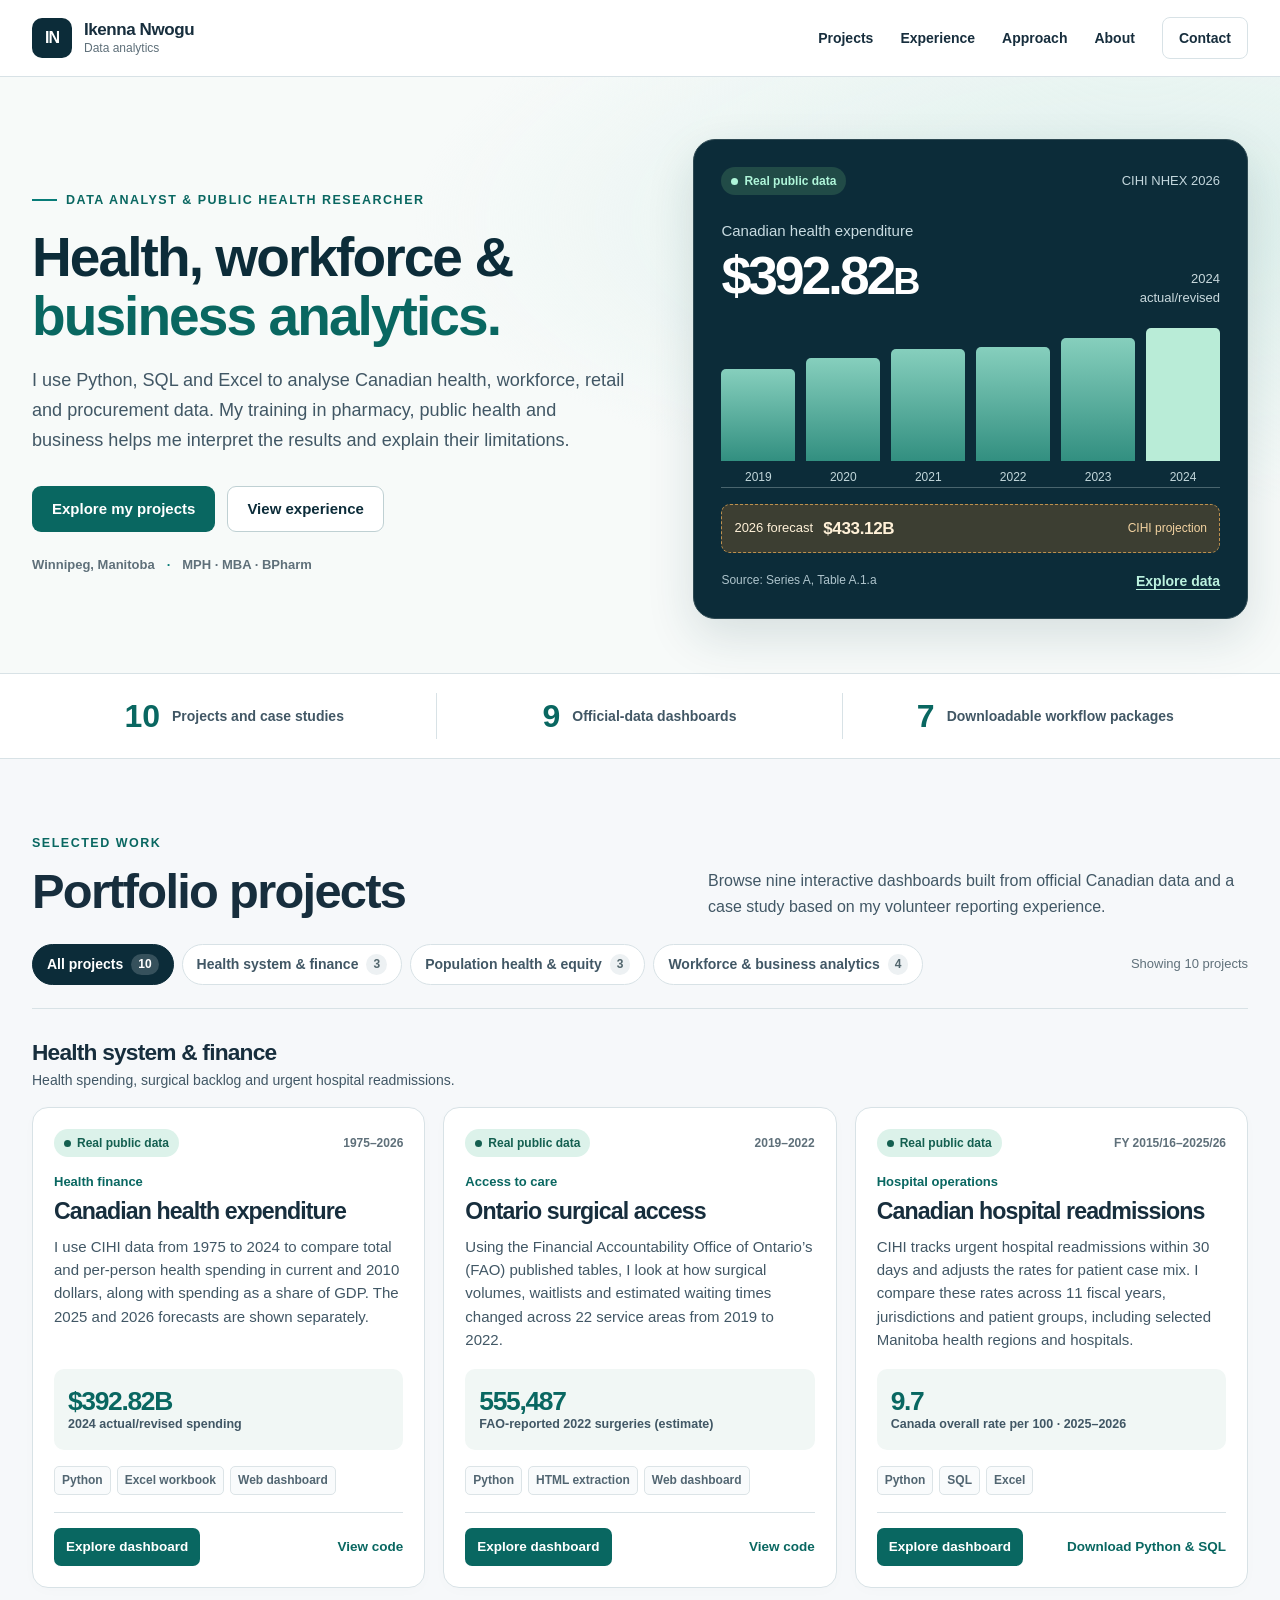
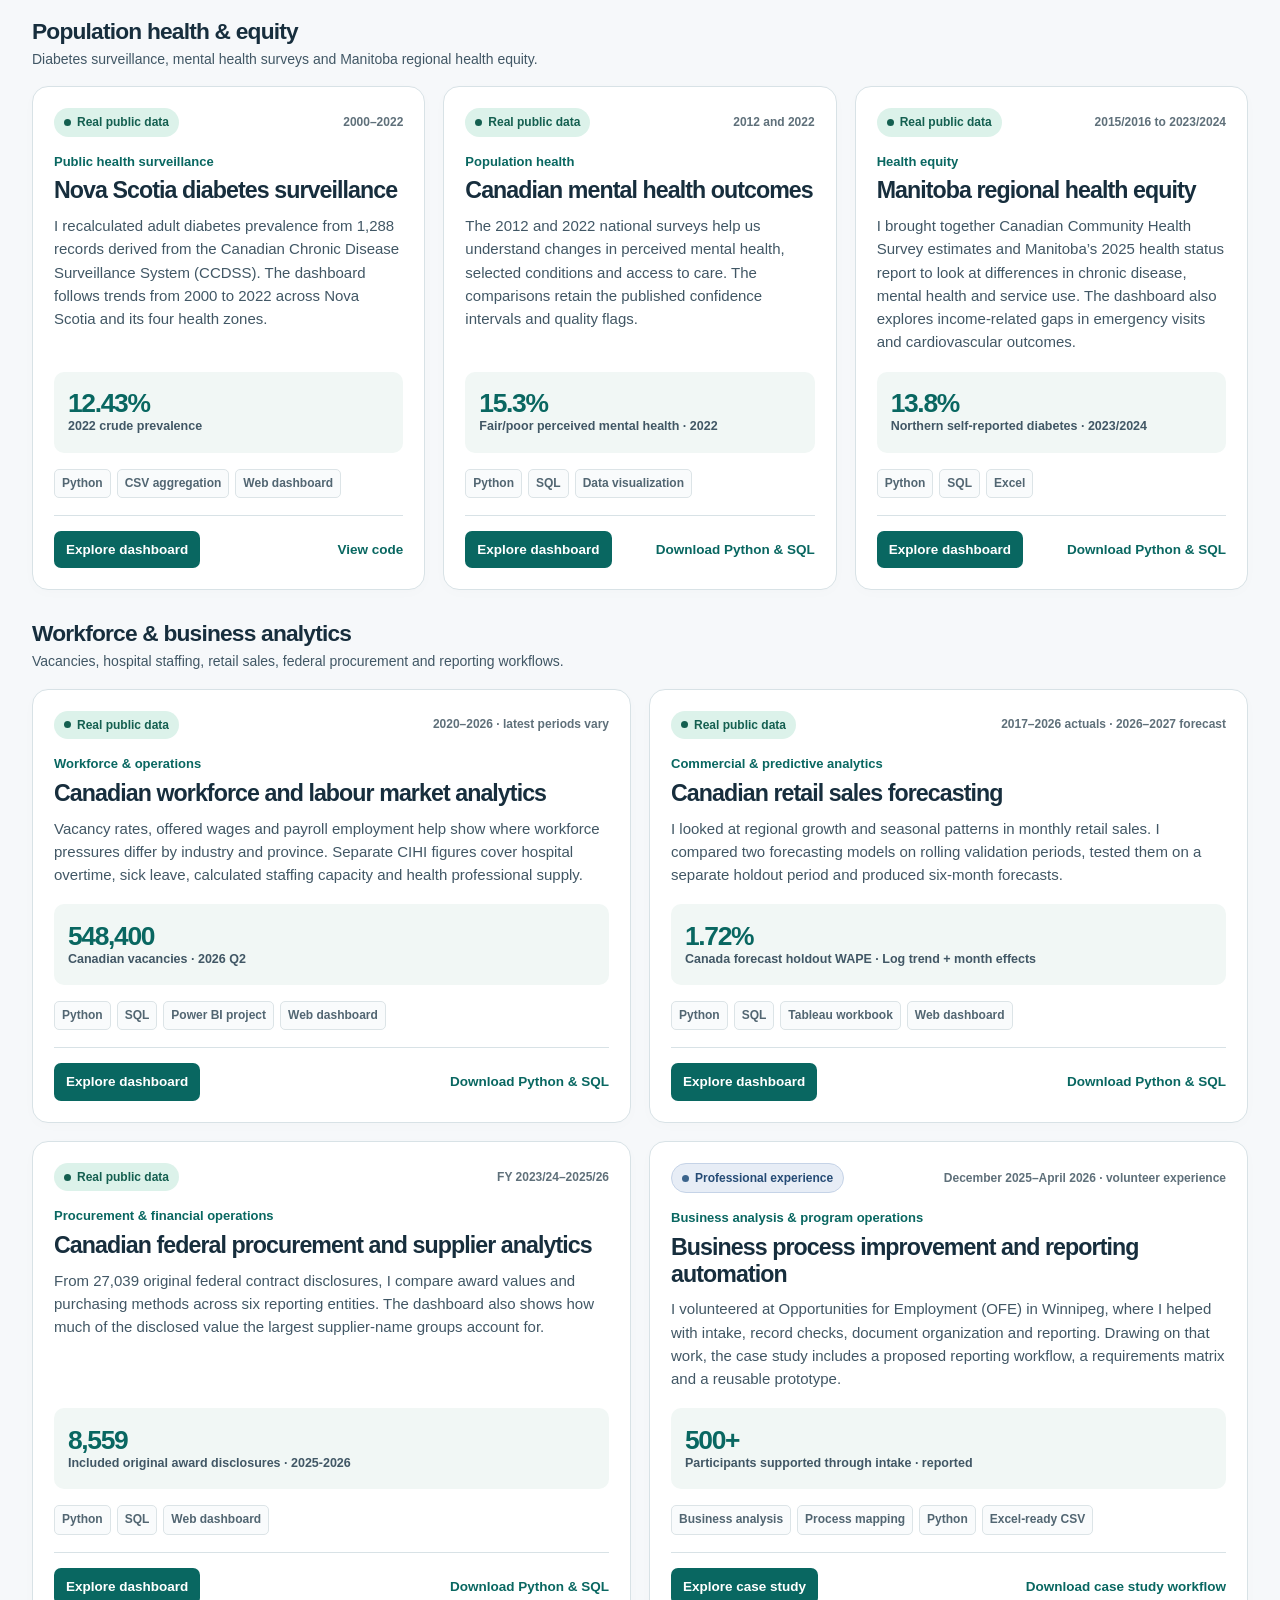
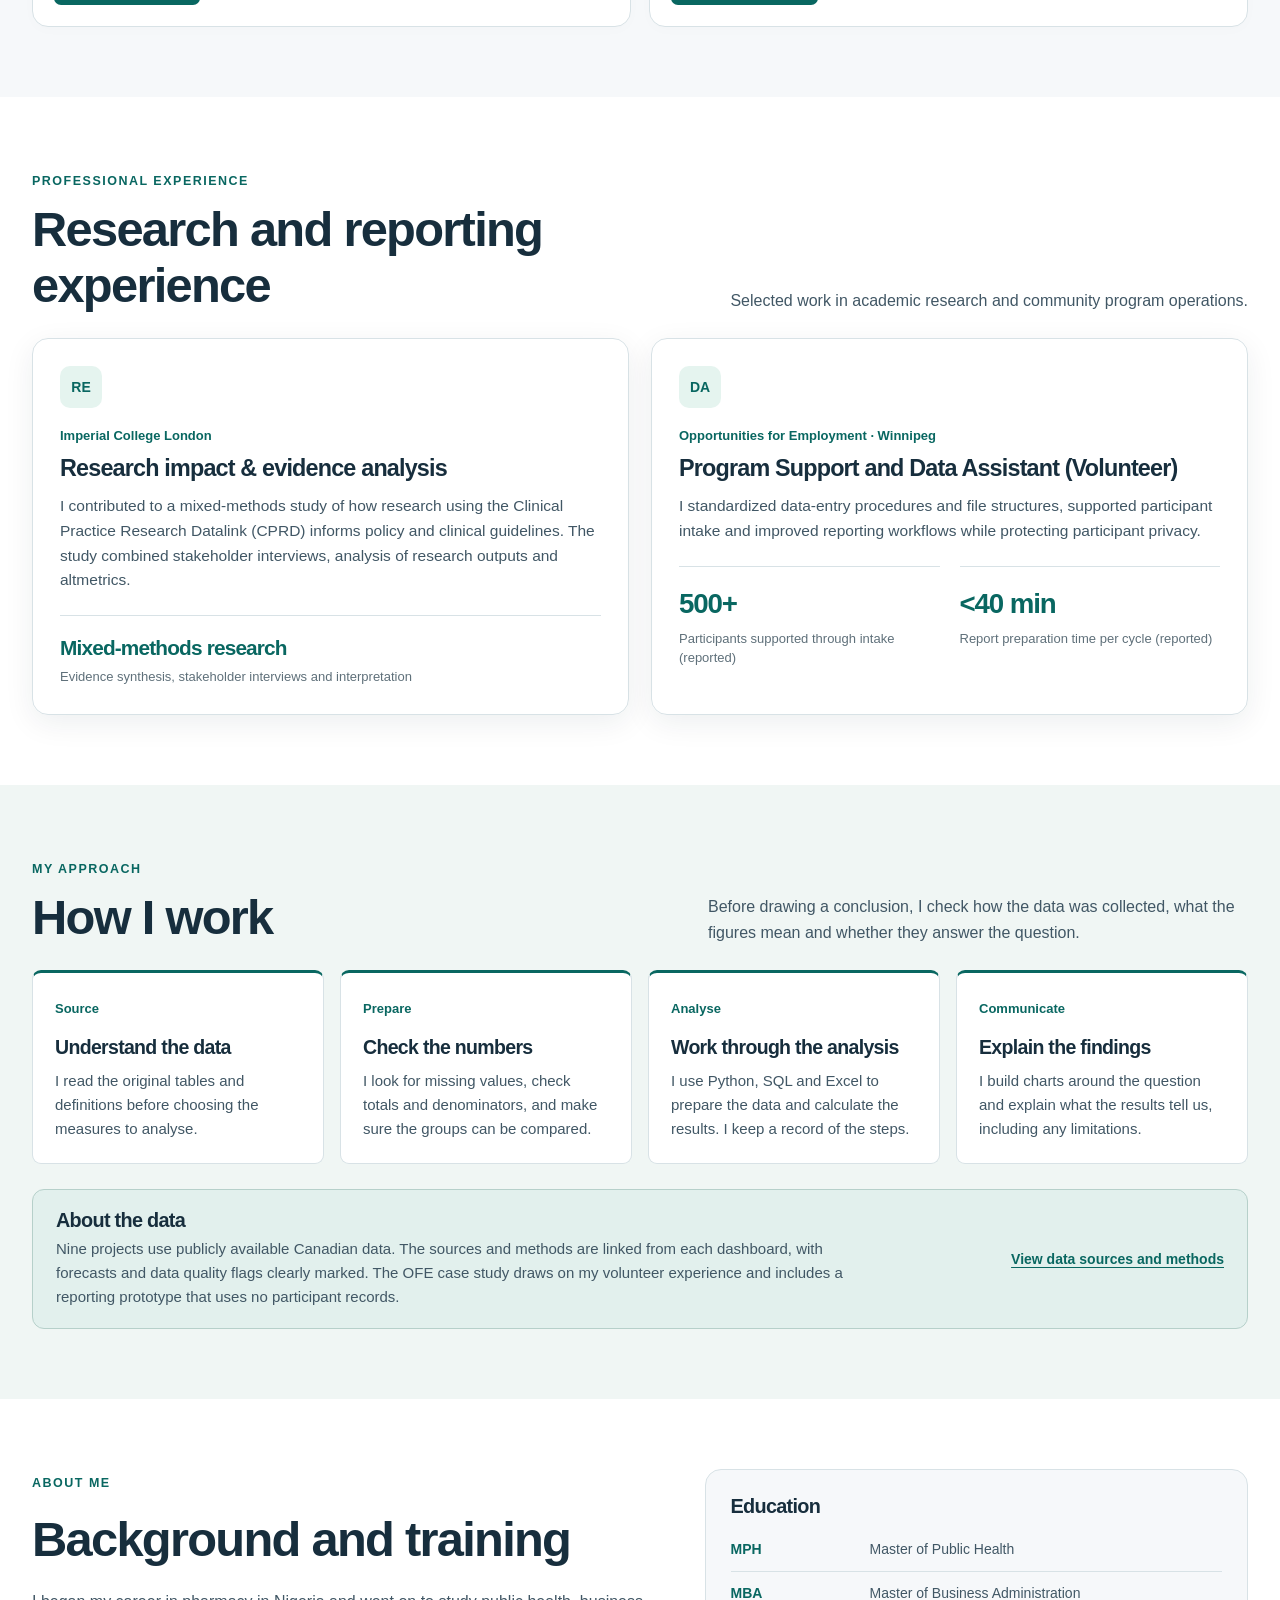
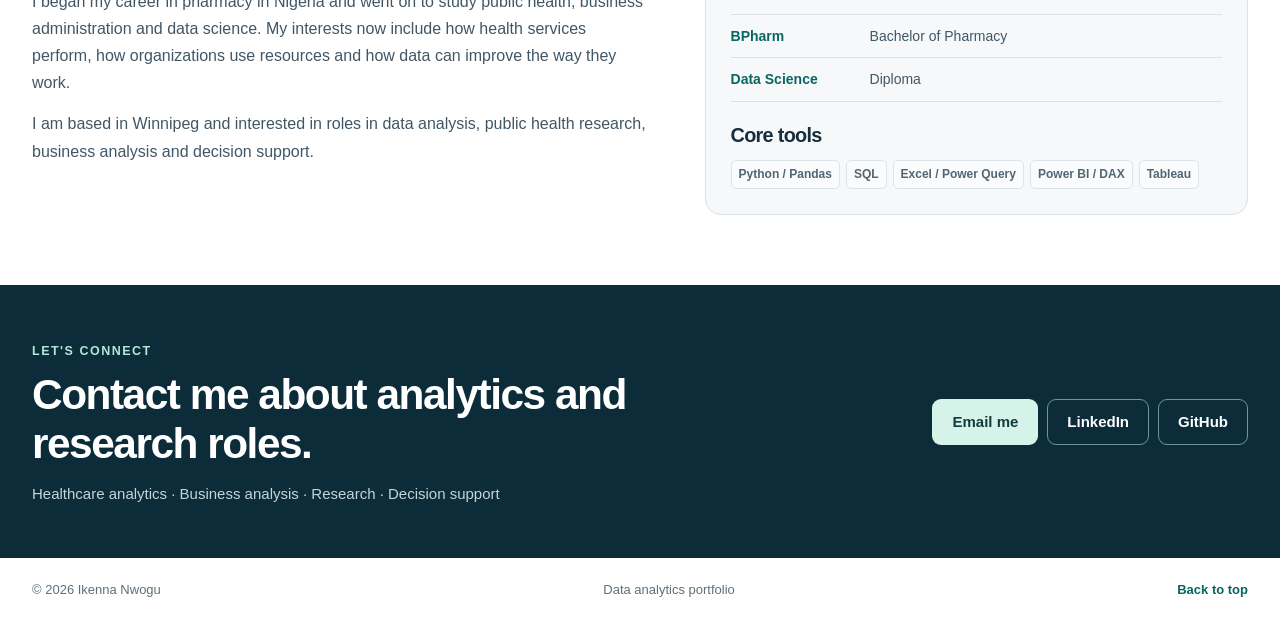
<file: index.html>
<!doctype html>
<html lang="en">
<head>
  <meta charset="utf-8">
  <meta name="viewport" content="width=device-width, initial-scale=1">
  <meta name="description" content="Ikenna Nwogu’s data analytics portfolio. Explore nine official-data dashboards and one professional experience case study.">
  <meta name="theme-color" content="#0c2c39">
  <meta name="robots" content="index,follow">
  <link rel="canonical" href="https://famiyke.github.io/health-data-portfolio/">
  <title>Ikenna Nwogu | Data Analytics</title>
  <link rel="stylesheet" href="assets/site.css?v=20261123-stats">
  <script src="assets/projects.js?v=20261123-copy" defer></script>
  <script src="assets/expansion.js?v=20261123-copy" defer></script>
  <script src="assets/portfolio-additions.js?v=20261123-copy" defer></script>
  <script src="assets/site.js?v=20261123-audit" defer></script>
</head>
<body data-page="home">
  <a href="#main" class="skip-link">Skip to content</a>
  <header class="site-header">
    <div class="shell nav">
      <a class="brand" href="index.html" aria-label="Ikenna Nwogu, portfolio home"><span class="monogram">IN</span><span>Ikenna Nwogu<small>Data analytics</small></span></a>
      <button class="menu-button" type="button" aria-expanded="false" aria-controls="nav-links">Menu</button>
      <nav class="nav-links" id="nav-links" aria-label="Main navigation">
        <a href="#projects">Projects</a><a href="#experience">Experience</a><a href="#approach">Approach</a><a href="#about">About</a><a class="nav-contact" href="#contact">Contact</a>
      </nav>
    </div>
  </header>
  <main id="main">
    <section class="hero">
      <div class="shell hero-grid">
        <div class="hero-content">
          <span class="eyebrow"><span class="short-line"></span>Data analyst &amp; public health researcher</span>
          <h1>Health, workforce &amp;<br><em>business analytics.</em></h1>
          <p class="hero-lead">I use Python, SQL and Excel to analyse Canadian health, workforce, retail and procurement data. My training in pharmacy, public health and business helps me interpret the results and explain their limitations.</p>
          <div class="actions">
            <a class="button primary" href="#projects">Explore my projects</a>
            <a class="button secondary" href="#experience">View experience</a>
          </div>
          <div class="hero-facts"><span>Winnipeg, Manitoba</span><span>MPH · MBA · BPharm</span></div>
        </div>
        <div class="hero-viz">
          <div class="viz-top"><span class="badge actual"><span class="badge-dot"></span>Real public data</span><span>CIHI NHEX 2026</span></div>
          <div class="viz-heading"><div><p>Canadian health expenditure</p><div class="viz-number">$392.82<span>B</span></div></div><div class="viz-aside">2024<br>actual/revised</div></div>
          <div class="hero-chart" id="hero-chart" aria-label="Canadian health spending in current CAD billions, 2019 to 2024"></div>
          <div class="forecast"><span>2026 forecast</span><strong>$433.12B</strong><small>CIHI projection</small></div>
          <div class="viz-footer"><span>Source: Series A, Table A.1.a</span><a href="project.html?case=expenditure">Explore data</a></div>
        </div>
      </div>
    </section>
    <section class="impact-strip" aria-label="Portfolio overview">
      <div class="shell strip-grid"><div><strong>10</strong><span>Projects and case studies</span></div><div><strong>9</strong><span>Official-data dashboards</span></div><div><strong>7</strong><span>Downloadable workflow packages</span></div></div>
    </section>
    <section class="section project-section" id="projects">
      <div class="shell">
        <div class="section-heading split"><div><span class="eyebrow">Selected work</span><h2>Portfolio projects</h2></div><p>Browse nine interactive dashboards built from official Canadian data and a case study based on my volunteer reporting experience.</p></div>
        <div class="filter-bar" role="group" aria-label="Filter projects by focus"><button class="filter active" type="button" data-filter="all" aria-pressed="true">All projects <span>10</span></button><button class="filter" type="button" data-filter="system" aria-pressed="false">Health system &amp; finance <span>3</span></button><button class="filter" type="button" data-filter="population" aria-pressed="false">Population health &amp; equity <span>3</span></button><button class="filter" type="button" data-filter="business" aria-pressed="false">Workforce &amp; business analytics <span>4</span></button><span id="filter-status" class="filter-status" role="status">Showing 10 projects</span></div>
        <div id="project-groups"></div>
      </div>
    </section>
    <section class="section experience" id="experience">
      <div class="shell">
        <div class="section-heading split"><div><span class="eyebrow">Professional experience</span><h2>Research and reporting experience</h2></div><p>Selected work in academic research and community program operations.</p></div>
        <div class="experience-grid">
          <article class="experience-card">
            <div class="experience-icon" aria-hidden="true">RE</div><p class="kicker">Imperial College London</p><h3>Research impact &amp; evidence analysis</h3>
            <p>I contributed to a mixed-methods study of how research using the Clinical Practice Research Datalink (CPRD) informs policy and clinical guidelines. The study combined stakeholder interviews, analysis of research outputs and altmetrics.</p>
            <div class="experience-result"><strong>Mixed-methods research</strong><span>Evidence synthesis, stakeholder interviews and interpretation</span></div>
          </article>
          <article class="experience-card">
            <div class="experience-icon" aria-hidden="true">DA</div><p class="kicker">Opportunities for Employment · Winnipeg</p><h3>Program Support and Data Assistant (Volunteer)</h3>
            <p>I standardized data-entry procedures and file structures, supported participant intake and improved reporting workflows while protecting participant privacy.</p>
            <div class="outcomes"><div class="experience-result"><strong>500+</strong><span>Participants supported through intake (reported)</span></div><div class="experience-result"><strong>&lt;40 min</strong><span>Report preparation time per cycle (reported)</span></div></div>
          </article>
        </div>
      </div>
    </section>
    <section class="section approach" id="approach">
      <div class="shell">
        <div class="section-heading split"><div><span class="eyebrow">My approach</span><h2>How I work</h2></div><p>Before drawing a conclusion, I check how the data was collected, what the figures mean and whether they answer the question.</p></div>
        <div class="approach-grid">
          <article><span class="step">Source</span><h3>Understand the data</h3><p>I read the original tables and definitions before choosing the measures to analyse.</p></article>
          <article><span class="step">Prepare</span><h3>Check the numbers</h3><p>I look for missing values, check totals and denominators, and make sure the groups can be compared.</p></article>
          <article><span class="step">Analyse</span><h3>Work through the analysis</h3><p>I use Python, SQL and Excel to prepare the data and calculate the results. I keep a record of the steps.</p></article>
          <article><span class="step">Communicate</span><h3>Explain the findings</h3><p>I build charts around the question and explain what the results tell us, including any limitations.</p></article>
        </div>
        <div class="transparency"><div><h3>About the data</h3><p>Nine projects use publicly available Canadian data. The sources and methods are linked from each dashboard, with forecasts and data quality flags clearly marked. The OFE case study draws on my volunteer experience and includes a reporting prototype that uses no participant records.</p></div><a class="text-link" href="resources/index.html">View data sources and methods</a></div>
      </div>
    </section>
    <section class="section about" id="about">
      <div class="shell about-grid">
        <div><span class="eyebrow">About me</span><h2>Background and training</h2><p>I began my career in pharmacy in Nigeria and went on to study public health, business administration and data science. My interests now include how health services perform, how organizations use resources and how data can improve the way they work.</p><p>I am based in Winnipeg and interested in roles in data analysis, public health research, business analysis and decision support.</p></div>
        <div class="credentials"><h3>Education</h3><dl><div><dt>MPH</dt><dd>Master of Public Health</dd></div><div><dt>MBA</dt><dd>Master of Business Administration</dd></div><div><dt>BPharm</dt><dd>Bachelor of Pharmacy</dd></div><div><dt>Data Science</dt><dd>Diploma</dd></div></dl><h3>Core tools</h3><div class="tags"><span>Python / Pandas</span><span>SQL</span><span>Excel / Power Query</span><span>Power BI / DAX</span><span>Tableau</span></div></div>
      </div>
    </section>
    <section class="contact" id="contact">
      <div class="shell contact-grid"><div><span class="eyebrow">Let's connect</span><h2>Contact me about analytics and research roles.</h2><p>Healthcare analytics · Business analysis · Research · Decision support</p></div><div class="contact-actions"><a class="button light" href="mailto:ikennanwogu3@gmail.com">Email me</a><a class="button outline-light" href="https://ca.linkedin.com/in/ikennanwogu" target="_blank" rel="noopener noreferrer">LinkedIn</a><a class="button outline-light" href="https://github.com/Famiyke" target="_blank" rel="noopener noreferrer">GitHub</a></div></div>
    </section>
  </main>
  <footer><div class="shell footer-inner"><span>© 2026 Ikenna Nwogu</span><span>Data analytics portfolio</span><a href="#main">Back to top</a></div></footer>
</body>
</html>
</file>
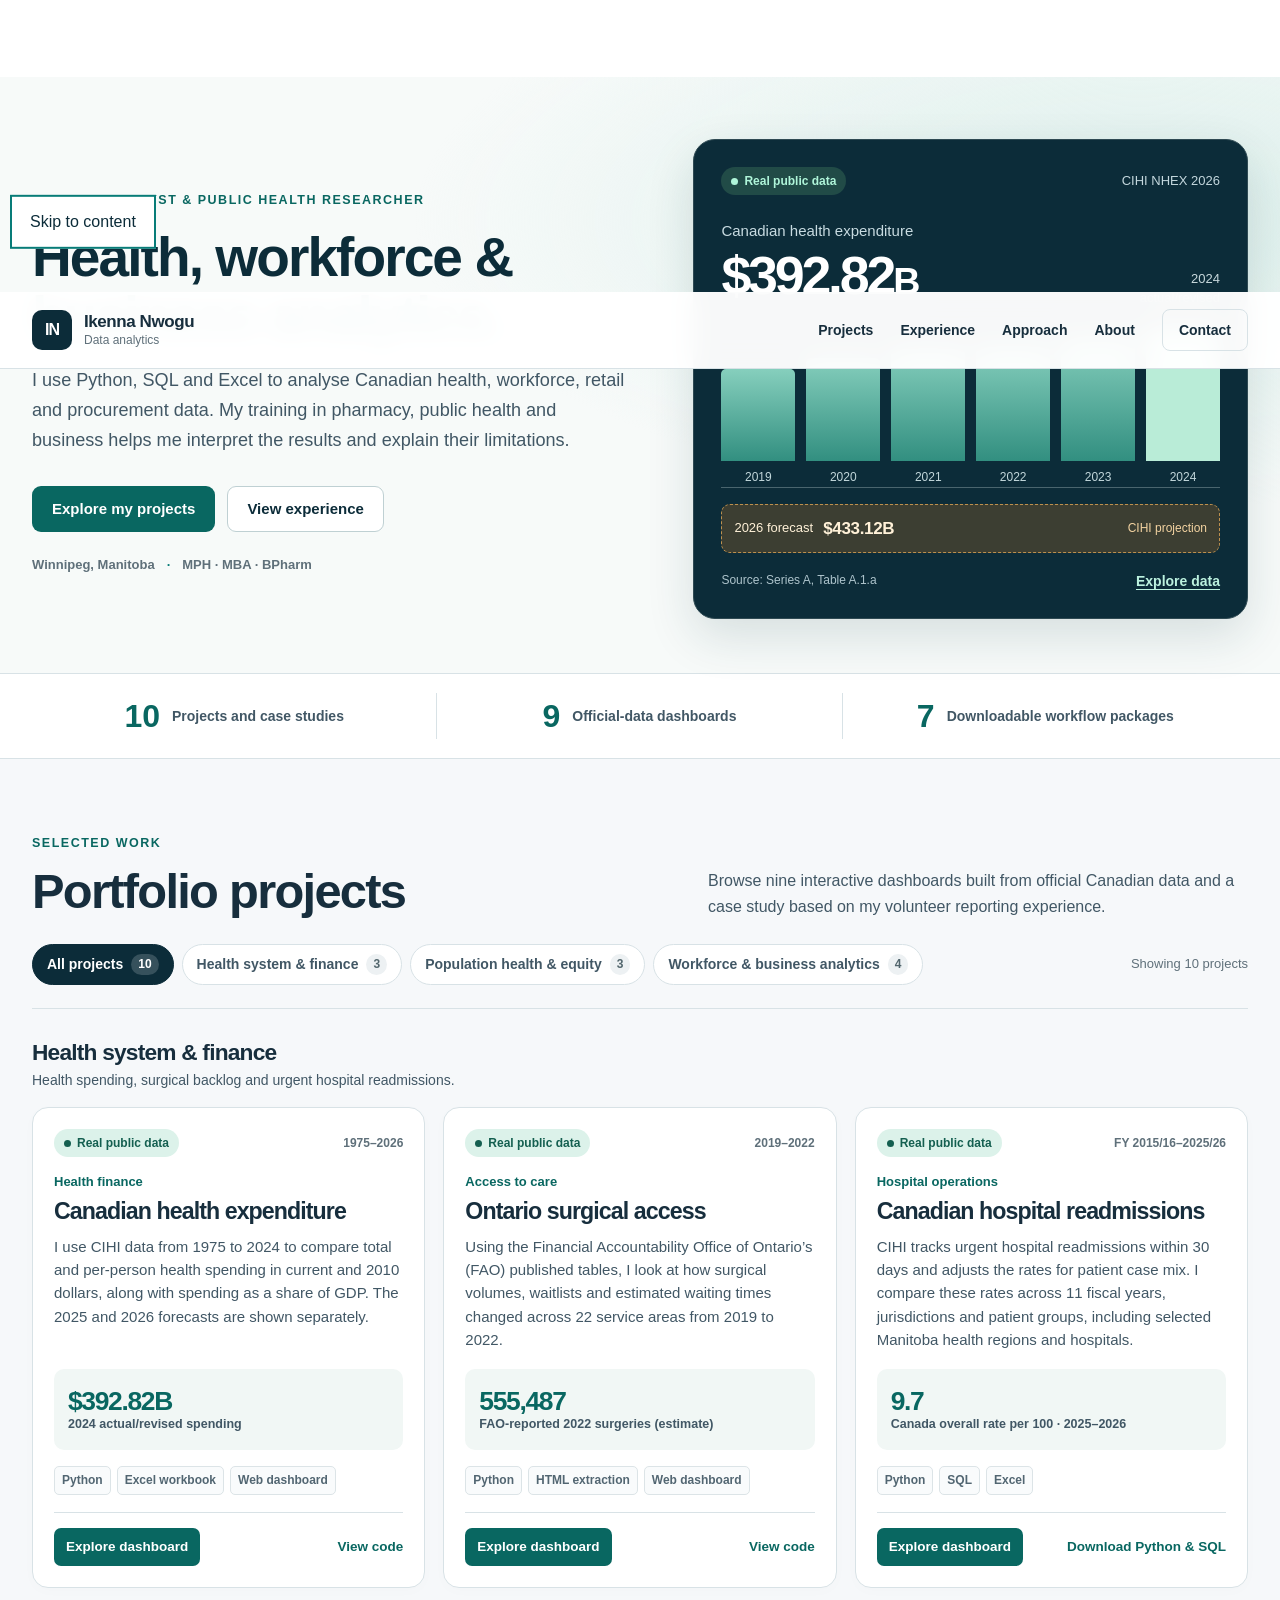
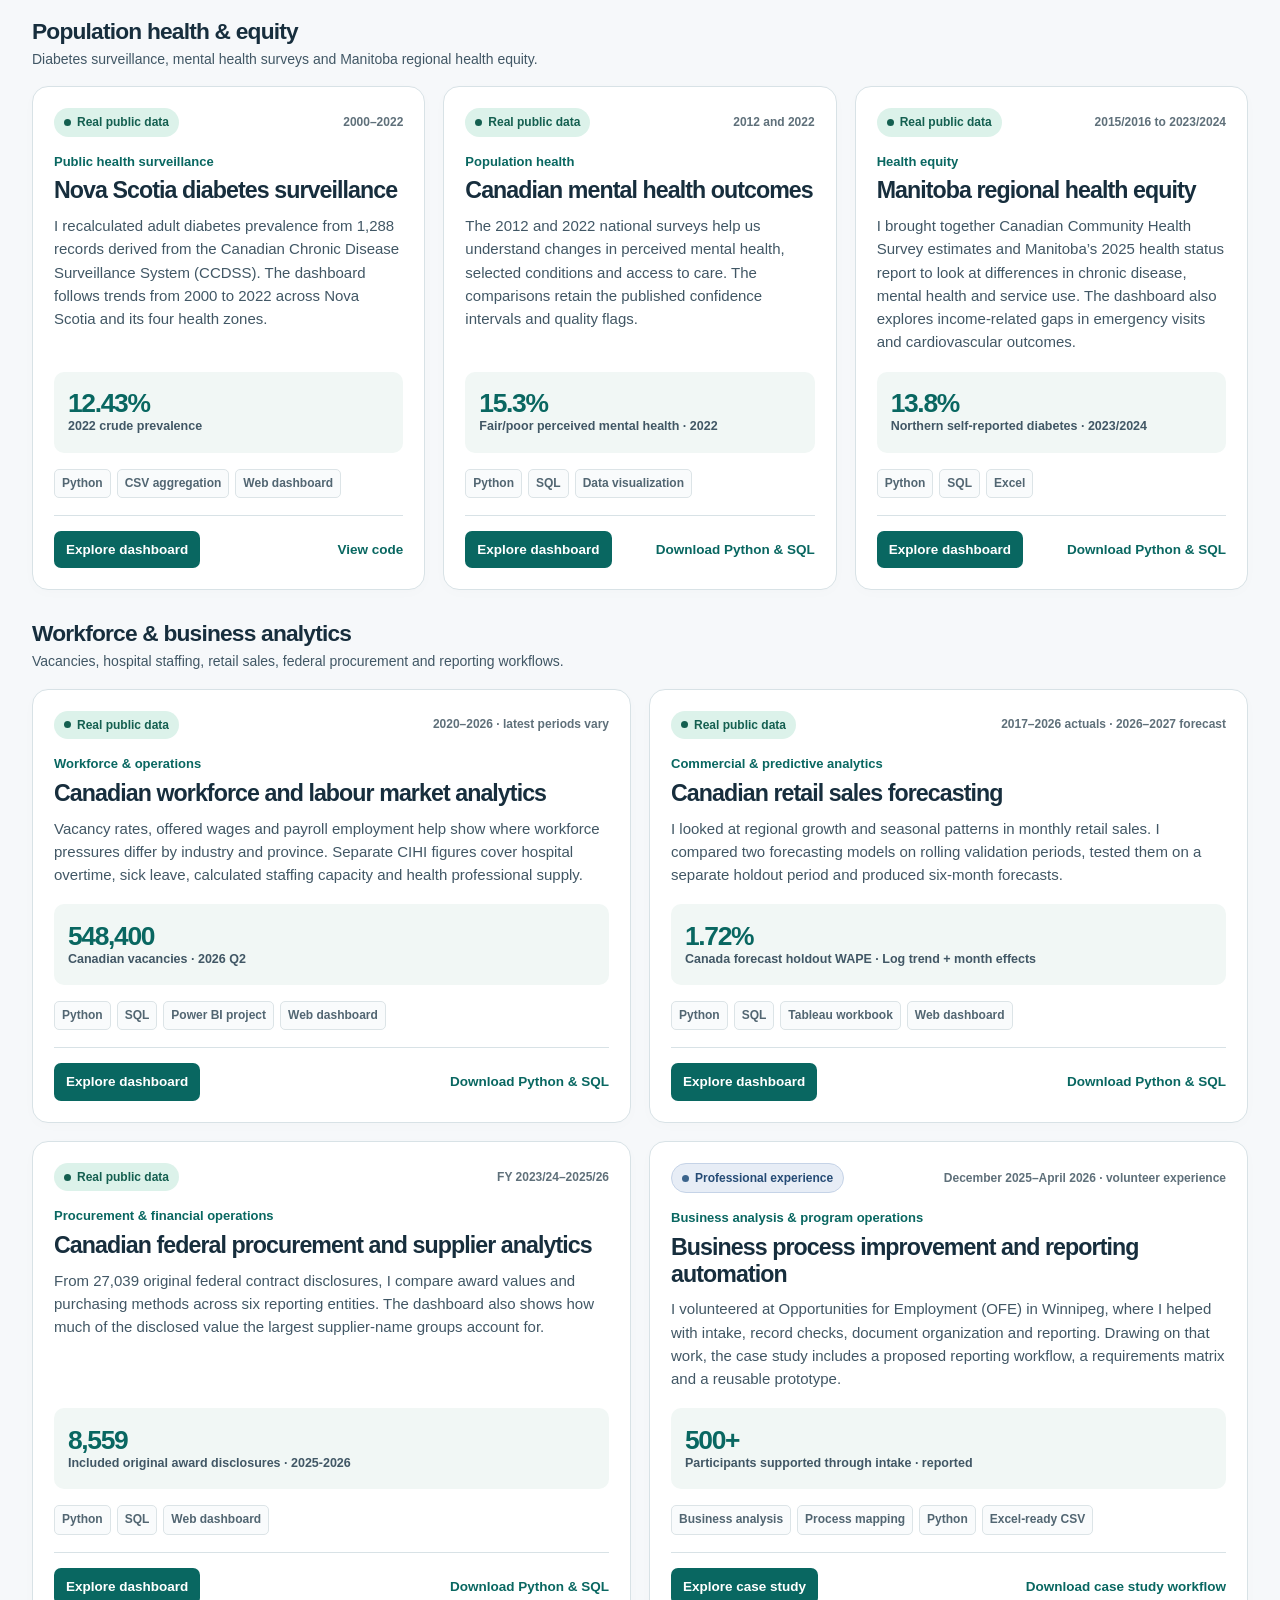
<file: dashboards/index.html>
<!doctype html>
<html lang="en"><head><meta charset="utf-8"><meta name="viewport" content="width=device-width, initial-scale=1"><title>All healthcare projects | Ikenna Nwogu</title><meta name="robots" content="noindex,follow"><meta http-equiv="refresh" content="0; url=../index.html#projects"><link rel="stylesheet" href="../assets/site.css?v=20261123-audit"></head><body><main class="shell section"><h1>All healthcare projects</h1><p>This dashboard has moved to the updated portfolio.</p><p><a class="button primary" href="../index.html#projects">Open the current dashboard</a></p></main></body></html>
</file>
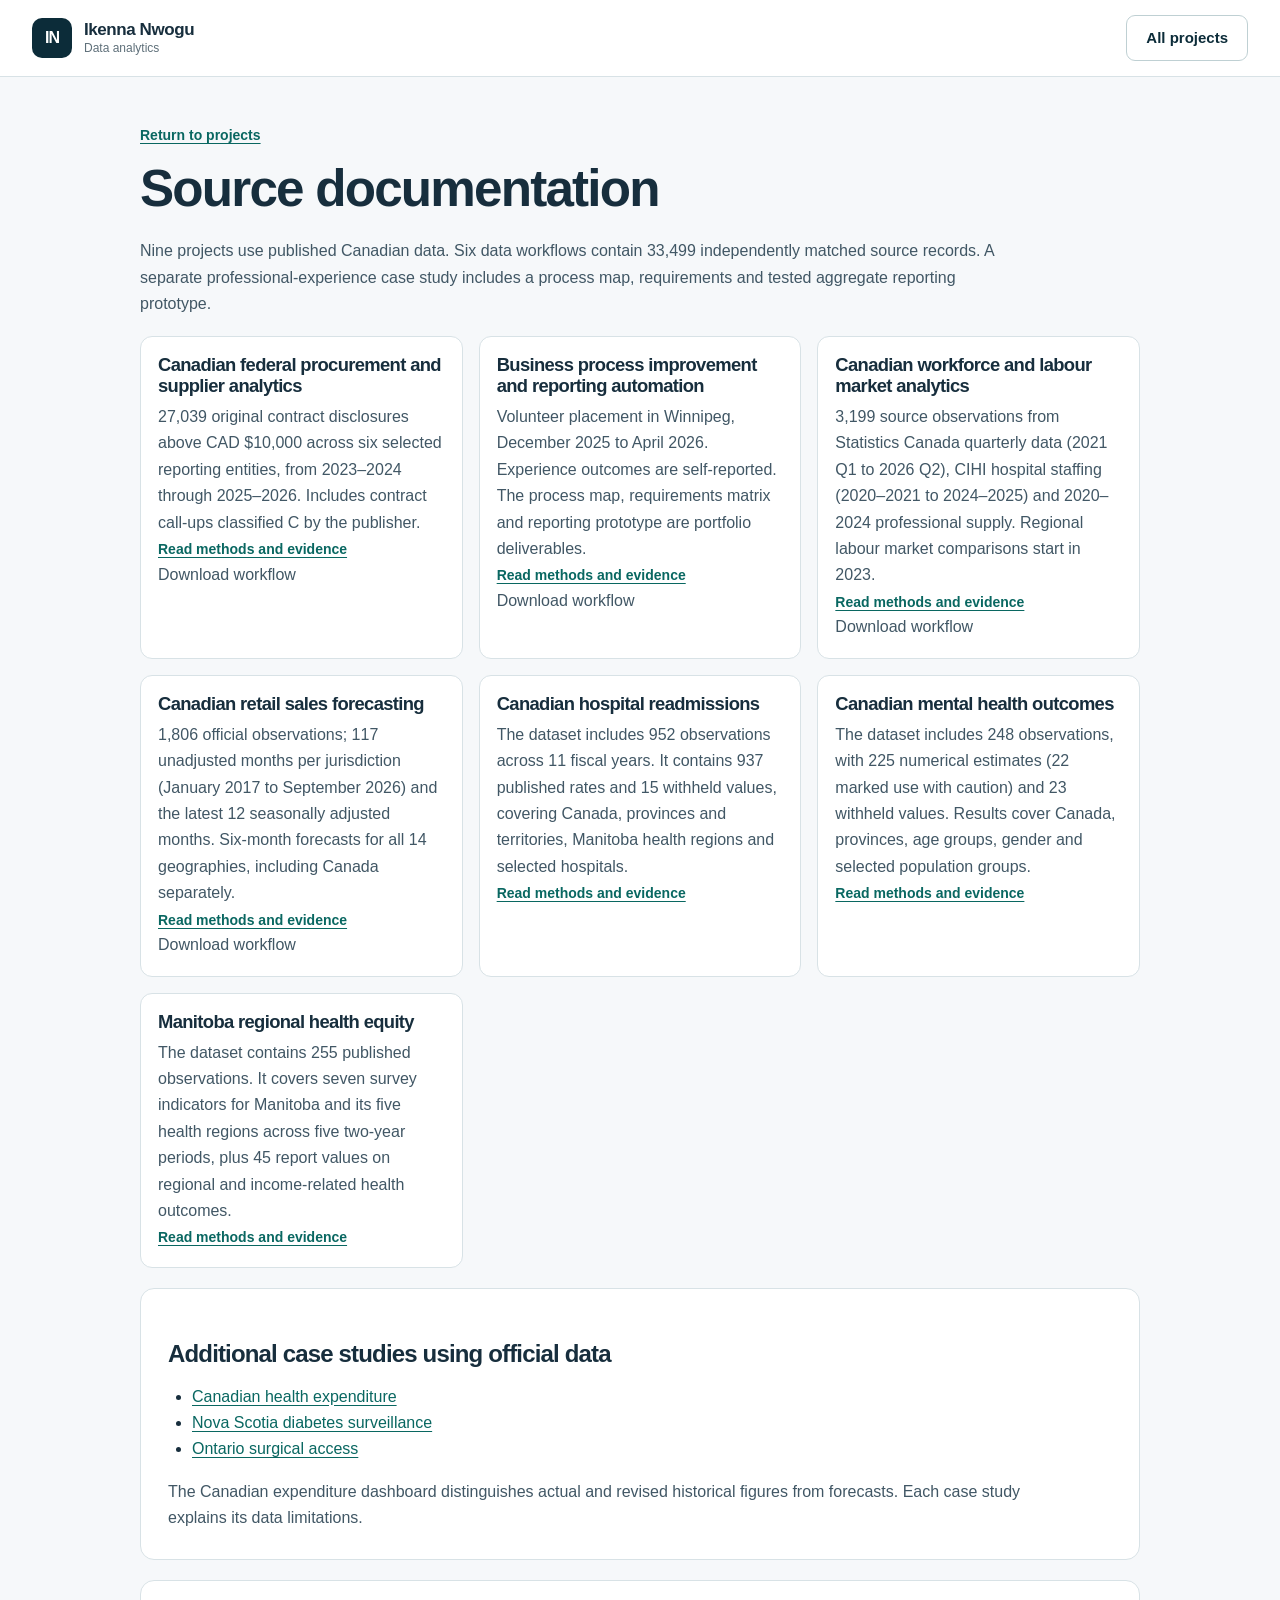
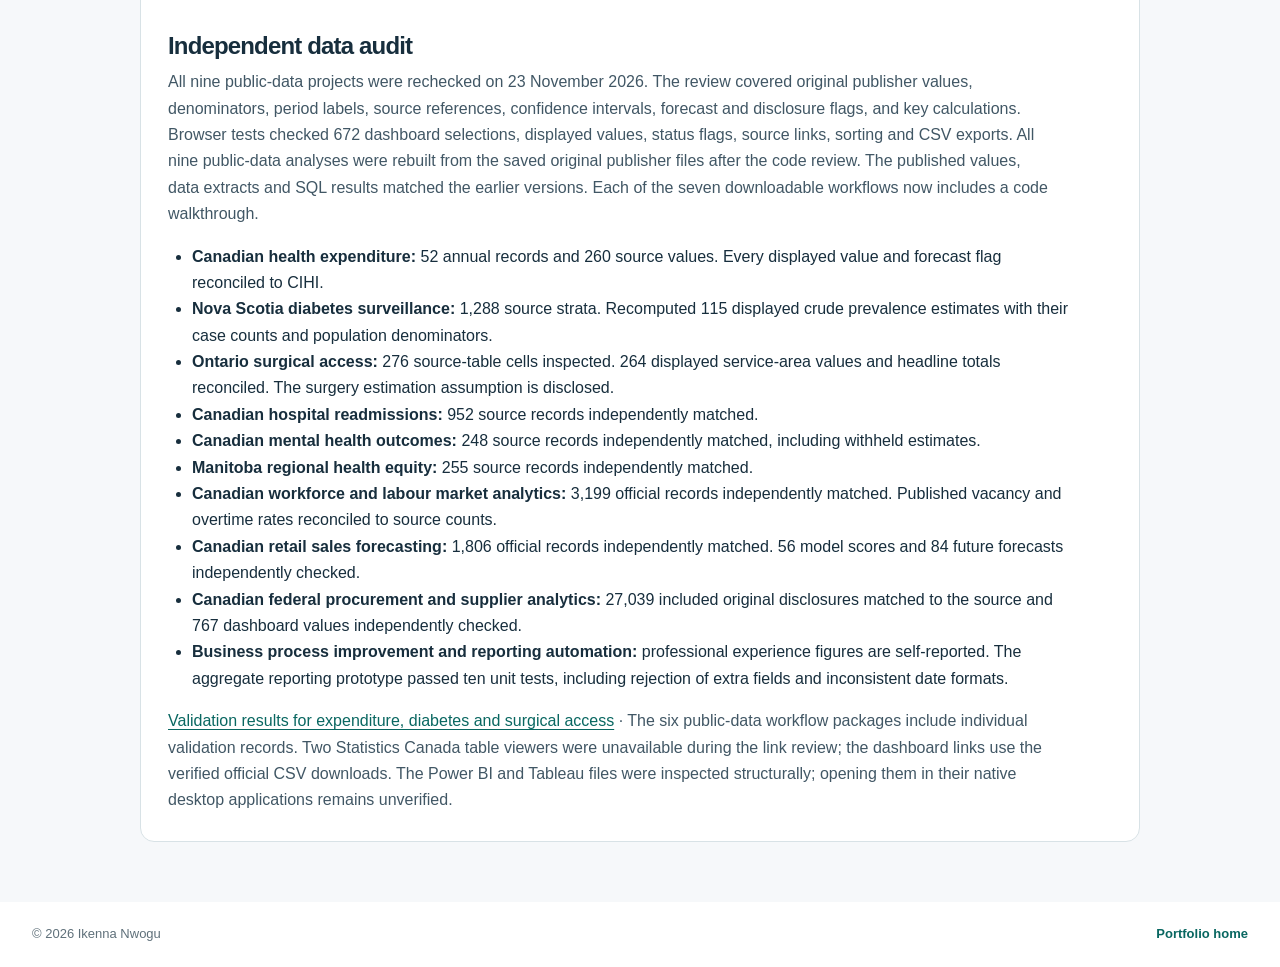
<file: resources/index.html>
<!doctype html><html lang="en"><head><meta charset="utf-8"><meta name="viewport" content="width=device-width,initial-scale=1"><meta name="robots" content="index,follow"><title>Source documentation | Ikenna Nwogu</title><link rel="stylesheet" href="../assets/site.css?v=20261123-audit"></head><body><a class="skip-link" href="#main">Skip to content</a><header class="site-header"><div class="shell nav"><a class="brand" href="../index.html"><span class="monogram">IN</span><span>Ikenna Nwogu<small>Data analytics</small></span></a><a class="button secondary" href="../index.html#projects">All projects</a></div></header><main id="main" class="resource-page"><div class="shell"><a class="text-link" href="../index.html#projects">Return to projects</a><h1>Source documentation</h1><p>Nine projects use published Canadian data. Six data workflows contain 33,499 independently matched source records. A separate professional-experience case study includes a process map, requirements and tested aggregate reporting prototype.</p><div class="resource-grid"><article><h3>Canadian federal procurement and supplier analytics</h3><p>27,039 original contract disclosures above CAD $10,000 across six selected reporting entities, from 2023–2024 through 2025–2026. Includes contract call-ups classified C by the publisher.</p><a class="text-link" href="procurement/methodology.html">Read methods and evidence</a><p><a href="procurement/workflow.zip" download>Download workflow</a></p></article><article><h3>Business process improvement and reporting automation</h3><p>Volunteer placement in Winnipeg, December 2025 to April 2026. Experience outcomes are self-reported. The process map, requirements matrix and reporting prototype are portfolio deliverables.</p><a class="text-link" href="process/methodology.html">Read methods and evidence</a><p><a href="process/workflow.zip" download>Download workflow</a></p></article><article><h3>Canadian workforce and labour market analytics</h3><p>3,199 source observations from Statistics Canada quarterly data (2021 Q1 to 2026 Q2), CIHI hospital staffing (2020–2021 to 2024–2025) and 2020–2024 professional supply. Regional labour market comparisons start in 2023.</p><a class="text-link" href="workforce/methodology.html">Read methods and evidence</a><p><a href="workforce/workflow.zip" download>Download workflow</a></p></article><article><h3>Canadian retail sales forecasting</h3><p>1,806 official observations; 117 unadjusted months per jurisdiction (January 2017 to September 2026) and the latest 12 seasonally adjusted months. Six-month forecasts for all 14 geographies, including Canada separately.</p><a class="text-link" href="retail/methodology.html">Read methods and evidence</a><p><a href="retail/workflow.zip" download>Download workflow</a></p></article><article><h3>Canadian hospital readmissions</h3><p>The dataset includes 952 observations across 11 fiscal years. It contains 937 published rates and 15 withheld values, covering Canada, provinces and territories, Manitoba health regions and selected hospitals.</p><a class="text-link" href="readmissions/methodology.html">Read methods and evidence</a></article><article><h3>Canadian mental health outcomes</h3><p>The dataset includes 248 observations, with 225 numerical estimates (22 marked use with caution) and 23 withheld values. Results cover Canada, provinces, age groups, gender and selected population groups.</p><a class="text-link" href="mental-health/methodology.html">Read methods and evidence</a></article><article><h3>Manitoba regional health equity</h3><p>The dataset contains 255 published observations. It covers seven survey indicators for Manitoba and its five health regions across five two-year periods, plus 45 report values on regional and income-related health outcomes.</p><a class="text-link" href="manitoba/methodology.html">Read methods and evidence</a></article></div><div class="resource-content" style="margin-top:20px"><h2>Additional case studies using official data</h2><ul><li><a target="_blank" rel="noopener noreferrer" href="https://github.com/Famiyke/health-expenditure-canada/blob/main/OFFICIAL_NHEX_2026_FINDINGS.md">Canadian health expenditure</a></li><li><a target="_blank" rel="noopener noreferrer" href="https://github.com/Famiyke/chronic-disease-surveillance-canada/blob/main/OFFICIAL_NS_DIABETES_FINDINGS.md">Nova Scotia diabetes surveillance</a></li><li><a target="_blank" rel="noopener noreferrer" href="https://github.com/Famiyke/ontario-wait-times/blob/main/OFFICIAL_ONTARIO_SURGERY_FINDINGS.md">Ontario surgical access</a></li></ul><p>The Canadian expenditure dashboard distinguishes actual and revised historical figures from forecasts. Each case study explains its data limitations.</p></div><div class="resource-content" style="margin-top:20px"><h2>Independent data audit</h2><p>All nine public-data projects were rechecked on 23 November 2026. The review covered original publisher values, denominators, period labels, source references, confidence intervals, forecast and disclosure flags, and key calculations. Browser tests checked 672 dashboard selections, displayed values, status flags, source links, sorting and CSV exports. All nine public-data analyses were rebuilt from the saved original publisher files after the code review. The published values, data extracts and SQL results matched the earlier versions. Each of the seven downloadable workflows now includes a code walkthrough.</p><ul><li><strong>Canadian health expenditure:</strong> 52 annual records and 260 source values. Every displayed value and forecast flag reconciled to CIHI.</li><li><strong>Nova Scotia diabetes surveillance:</strong> 1,288 source strata. Recomputed 115 displayed crude prevalence estimates with their case counts and population denominators.</li><li><strong>Ontario surgical access:</strong> 276 source-table cells inspected. 264 displayed service-area values and headline totals reconciled. The surgery estimation assumption is disclosed.</li><li><strong>Canadian hospital readmissions:</strong> 952 source records independently matched.</li><li><strong>Canadian mental health outcomes:</strong> 248 source records independently matched, including withheld estimates.</li><li><strong>Manitoba regional health equity:</strong> 255 source records independently matched.</li><li><strong>Canadian workforce and labour market analytics:</strong> 3,199 official records independently matched. Published vacancy and overtime rates reconciled to source counts.</li><li><strong>Canadian retail sales forecasting:</strong> 1,806 official records independently matched. 56 model scores and 84 future forecasts independently checked.</li><li><strong>Canadian federal procurement and supplier analytics:</strong> 27,039 included original disclosures matched to the source and 767 dashboard values independently checked.</li><li><strong>Business process improvement and reporting automation:</strong> professional experience figures are self-reported. The aggregate reporting prototype passed ten unit tests, including rejection of extra fields and inconsistent date formats.</li></ul><p><a href="original_source_checks.json">Validation results for expenditure, diabetes and surgical access</a> · The six public-data workflow packages include individual validation records. Two Statistics Canada table viewers were unavailable during the link review; the dashboard links use the verified official CSV downloads. The Power BI and Tableau files were inspected structurally; opening them in their native desktop applications remains unverified.</p></div></div></main><footer><div class="shell footer-inner"><span>© 2026 Ikenna Nwogu</span><a href="../index.html">Portfolio home</a></div></footer></body></html>
</file>
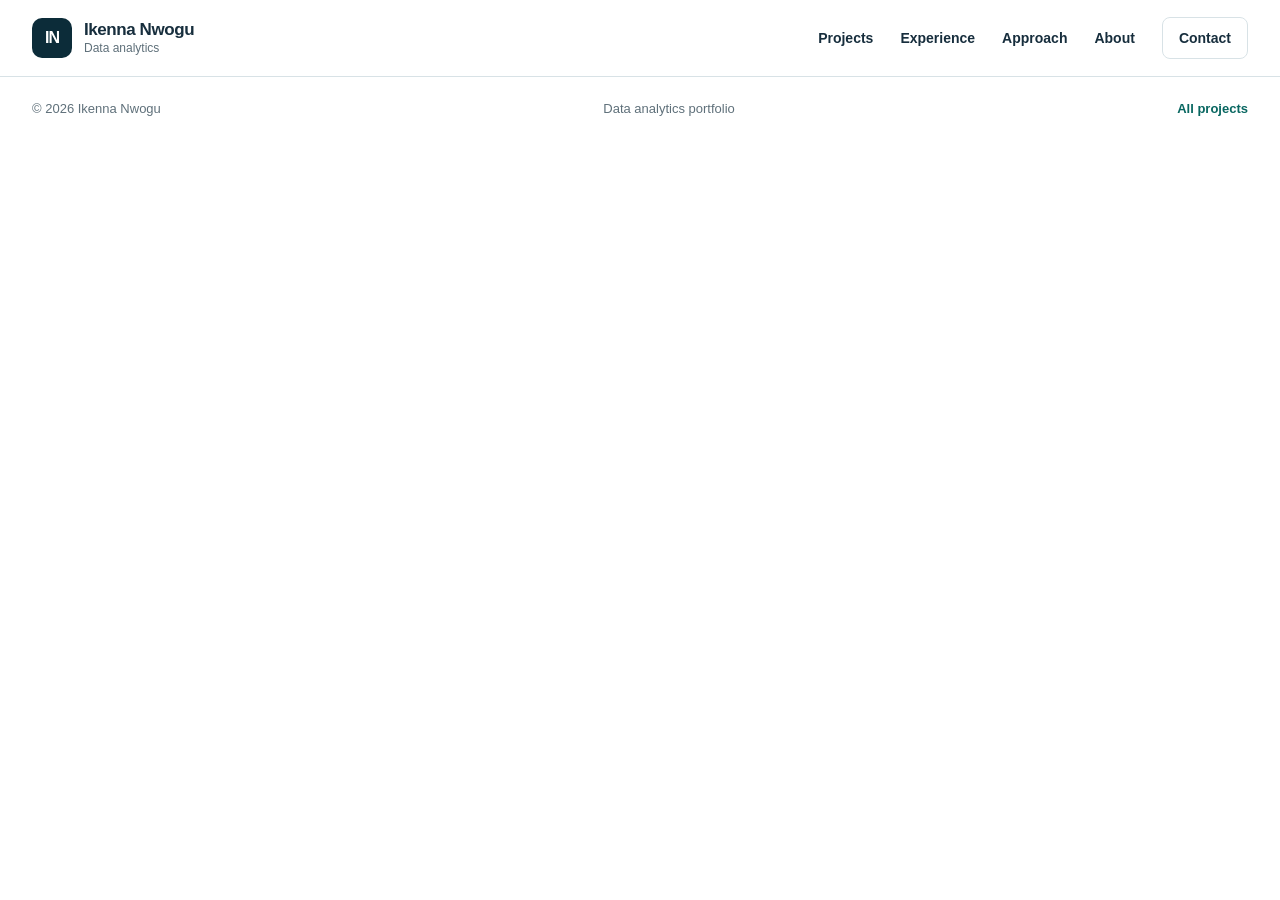
<file: dashboards/diabetes.html>
<!doctype html>
<html lang="en"><head><meta charset="utf-8"><meta name="viewport" content="width=device-width, initial-scale=1"><title>Nova Scotia diabetes surveillance | Ikenna Nwogu</title><meta name="robots" content="noindex,follow"><meta http-equiv="refresh" content="0; url=../project.html?case=diabetes"><link rel="stylesheet" href="../assets/site.css?v=20261123-audit"></head><body><main class="shell section"><h1>Nova Scotia diabetes surveillance</h1><p>This dashboard has moved to the updated portfolio.</p><p><a class="button primary" href="../project.html?case=diabetes">Open the current dashboard</a></p></main></body></html>
</file>
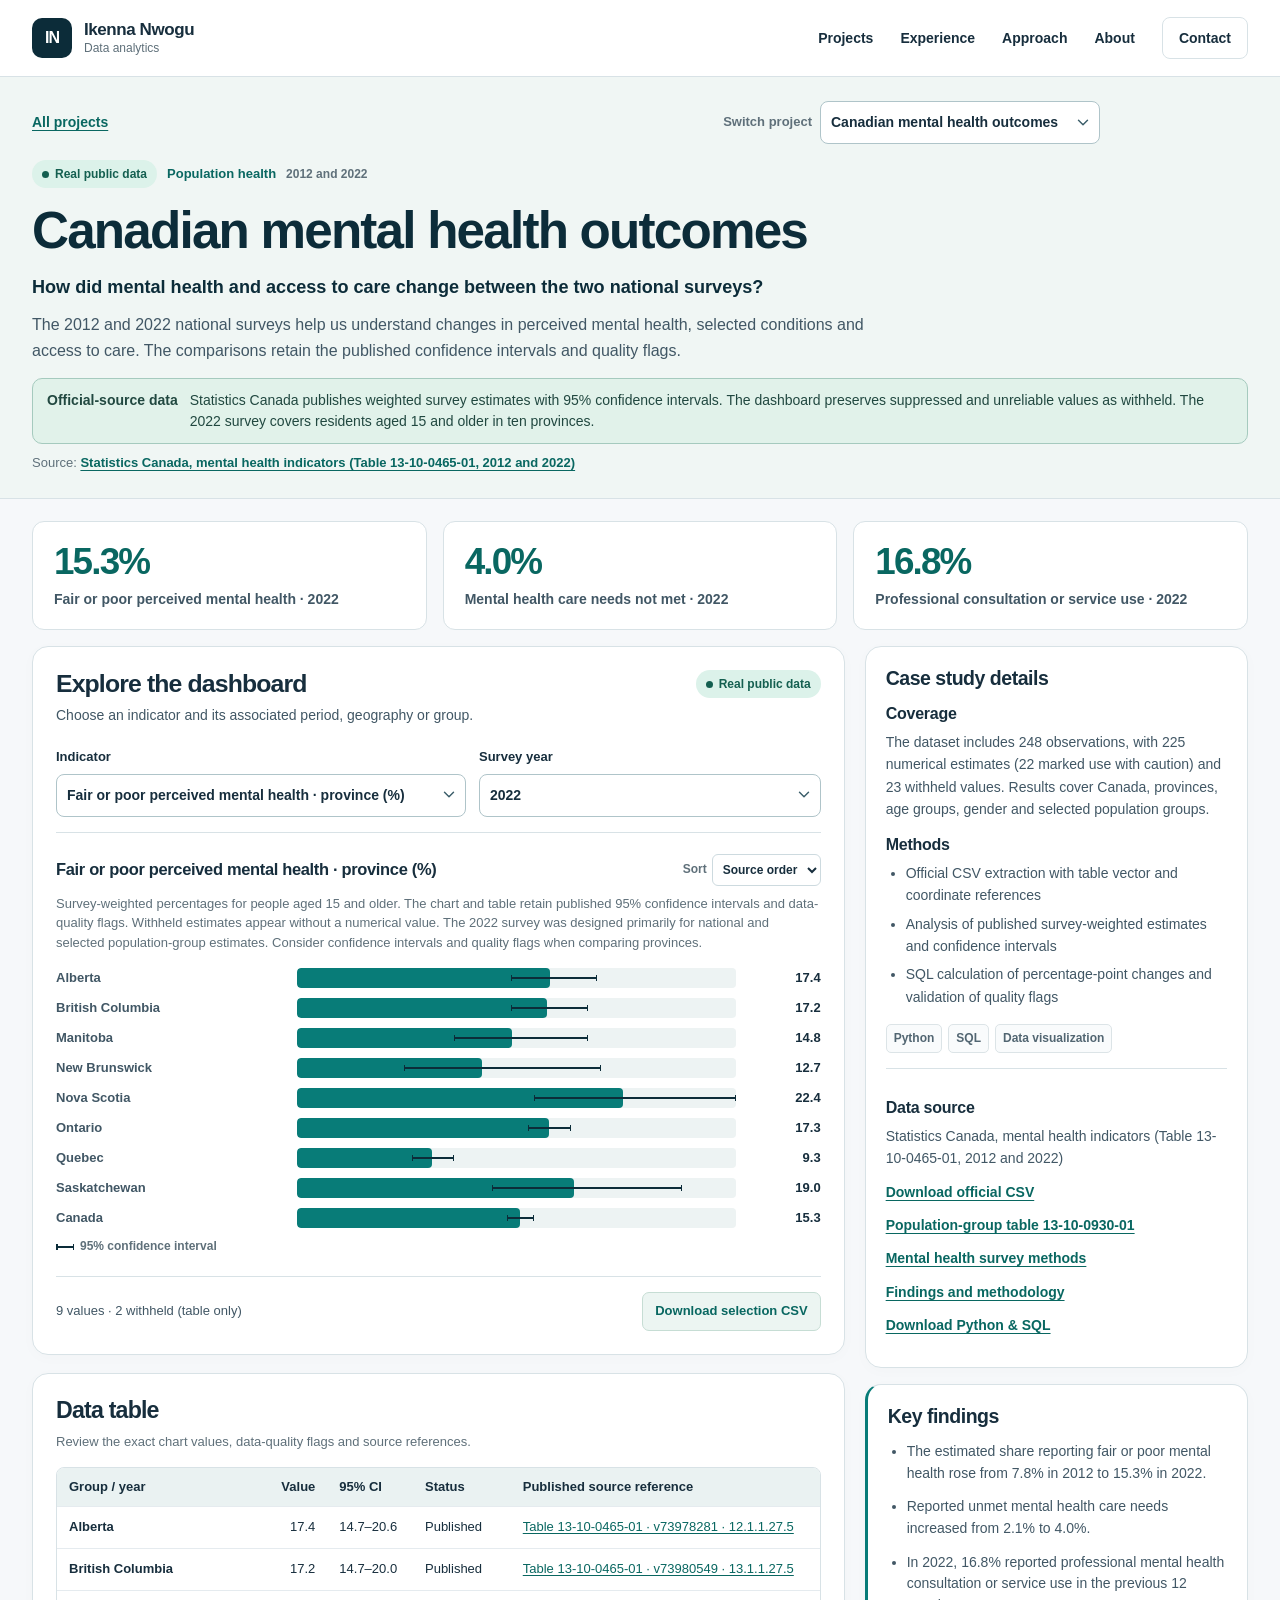
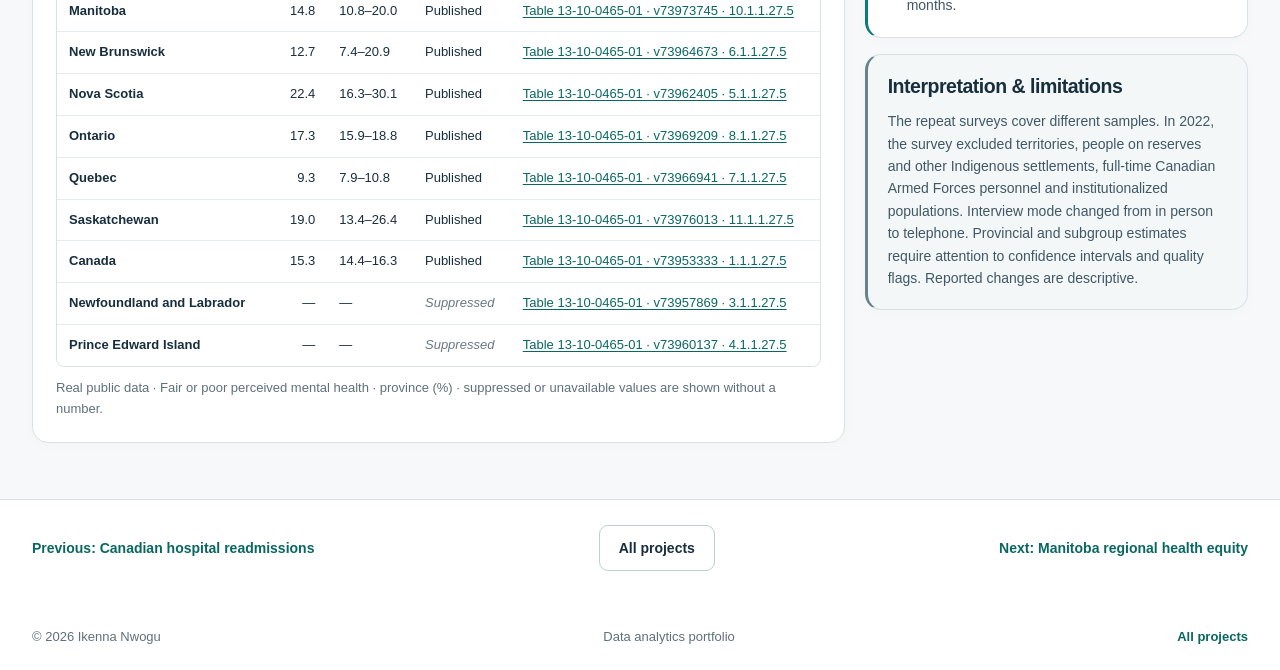
<file: dashboards/mental-health.html>
<!doctype html>
<html lang="en"><head><meta charset="utf-8"><meta name="viewport" content="width=device-width, initial-scale=1"><title>Canadian mental health outcomes | Ikenna Nwogu</title><meta name="robots" content="noindex,follow"><meta http-equiv="refresh" content="0; url=../project.html?case=mental-health"><link rel="stylesheet" href="../assets/site.css?v=20261123-audit"></head><body><main class="shell section"><h1>Canadian mental health outcomes</h1><p>This dashboard has moved to the updated portfolio.</p><p><a class="button primary" href="../project.html?case=mental-health">Open the current dashboard</a></p></main></body></html>
</file>
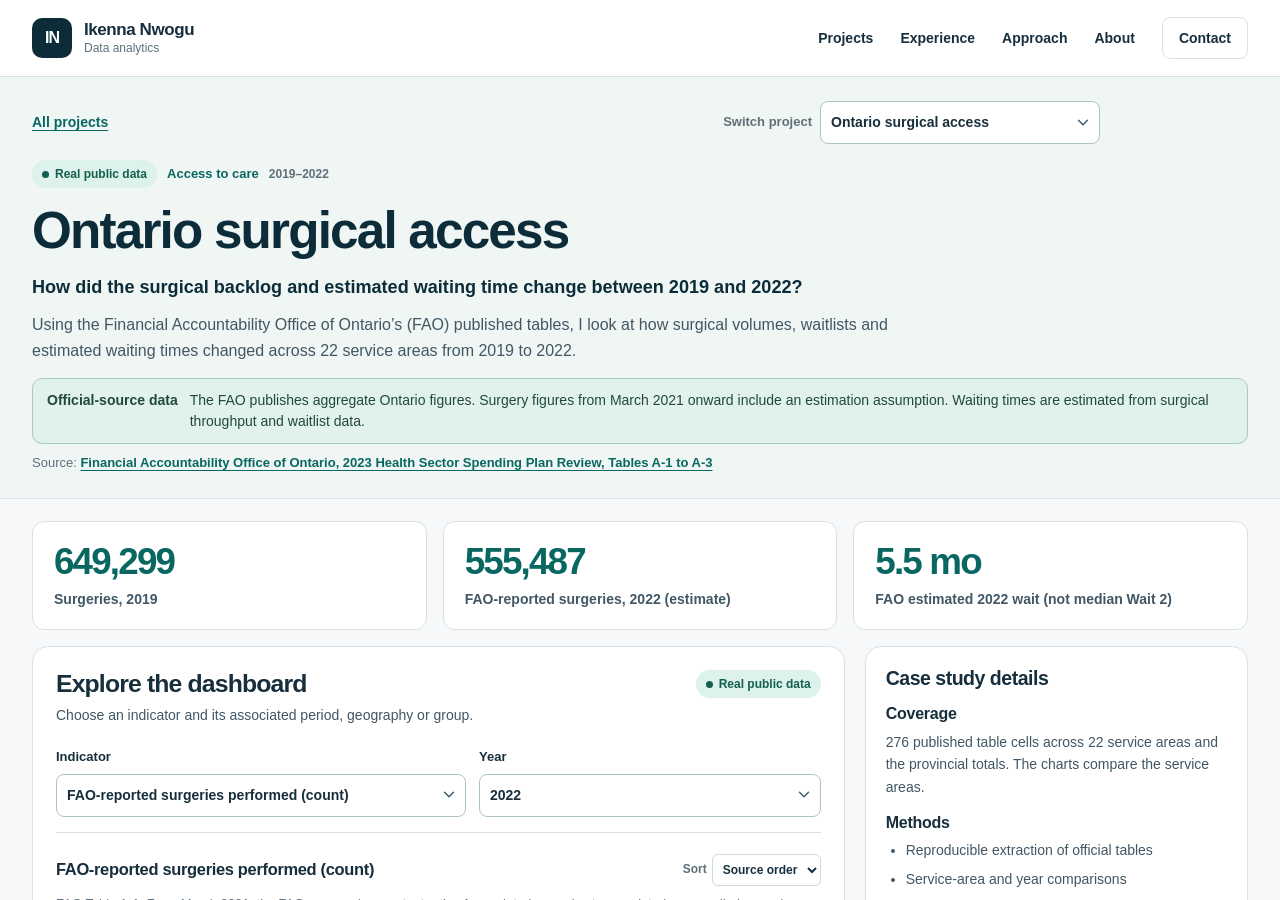
<file: dashboards/ontario.html>
<!doctype html>
<html lang="en"><head><meta charset="utf-8"><meta name="viewport" content="width=device-width, initial-scale=1"><title>Ontario surgical access | Ikenna Nwogu</title><meta name="robots" content="noindex,follow"><meta http-equiv="refresh" content="0; url=../project.html?case=ontario"><link rel="stylesheet" href="../assets/site.css?v=20261123-audit"></head><body><main class="shell section"><h1>Ontario surgical access</h1><p>This dashboard has moved to the updated portfolio.</p><p><a class="button primary" href="../project.html?case=ontario">Open the current dashboard</a></p></main></body></html>
</file>
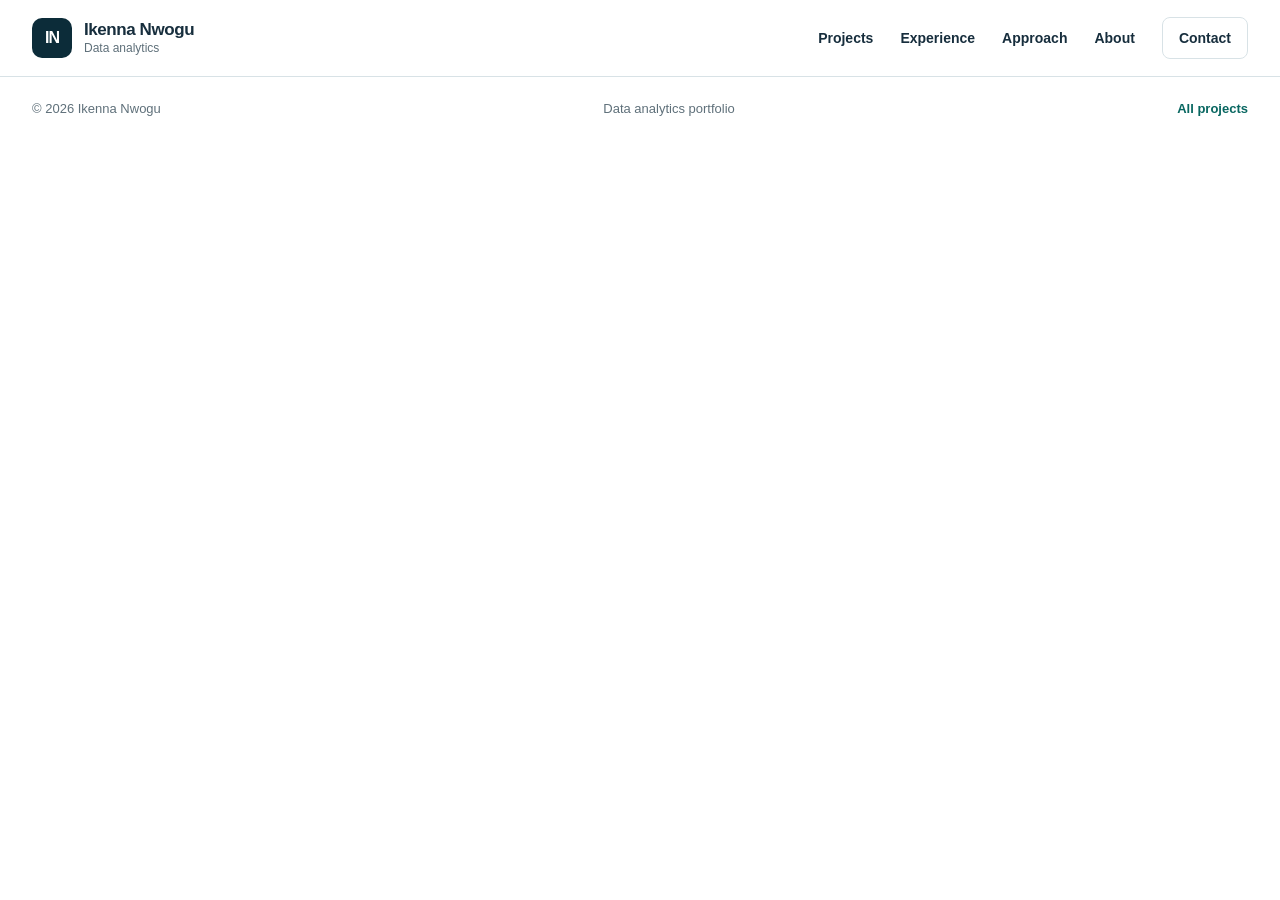
<file: dashboards/readmissions.html>
<!doctype html>
<html lang="en"><head><meta charset="utf-8"><meta name="viewport" content="width=device-width, initial-scale=1"><title>Canadian hospital readmissions | Ikenna Nwogu</title><meta name="robots" content="noindex,follow"><meta http-equiv="refresh" content="0; url=../project.html?case=readmissions"><link rel="stylesheet" href="../assets/site.css?v=20261123-audit"></head><body><main class="shell section"><h1>Canadian hospital readmissions</h1><p>This dashboard has moved to the updated portfolio.</p><p><a class="button primary" href="../project.html?case=readmissions">Open the current dashboard</a></p></main></body></html>
</file>
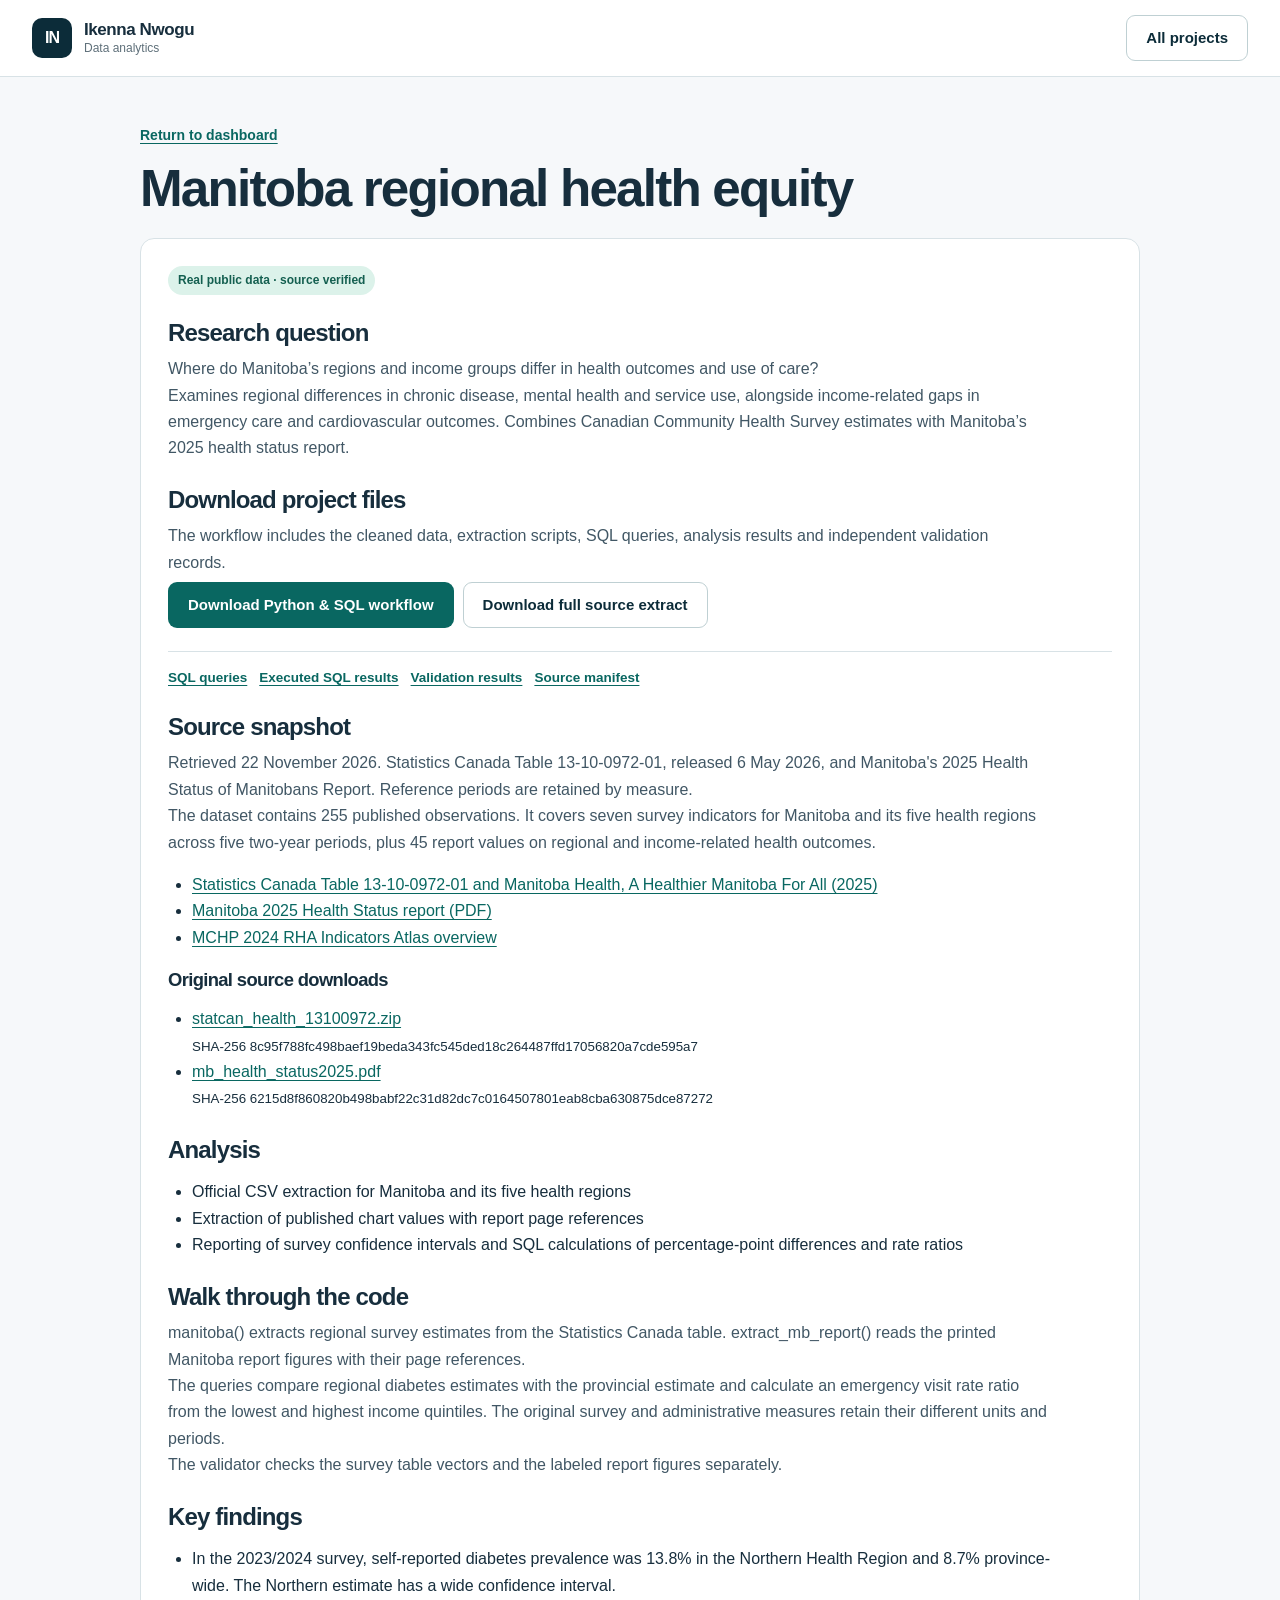
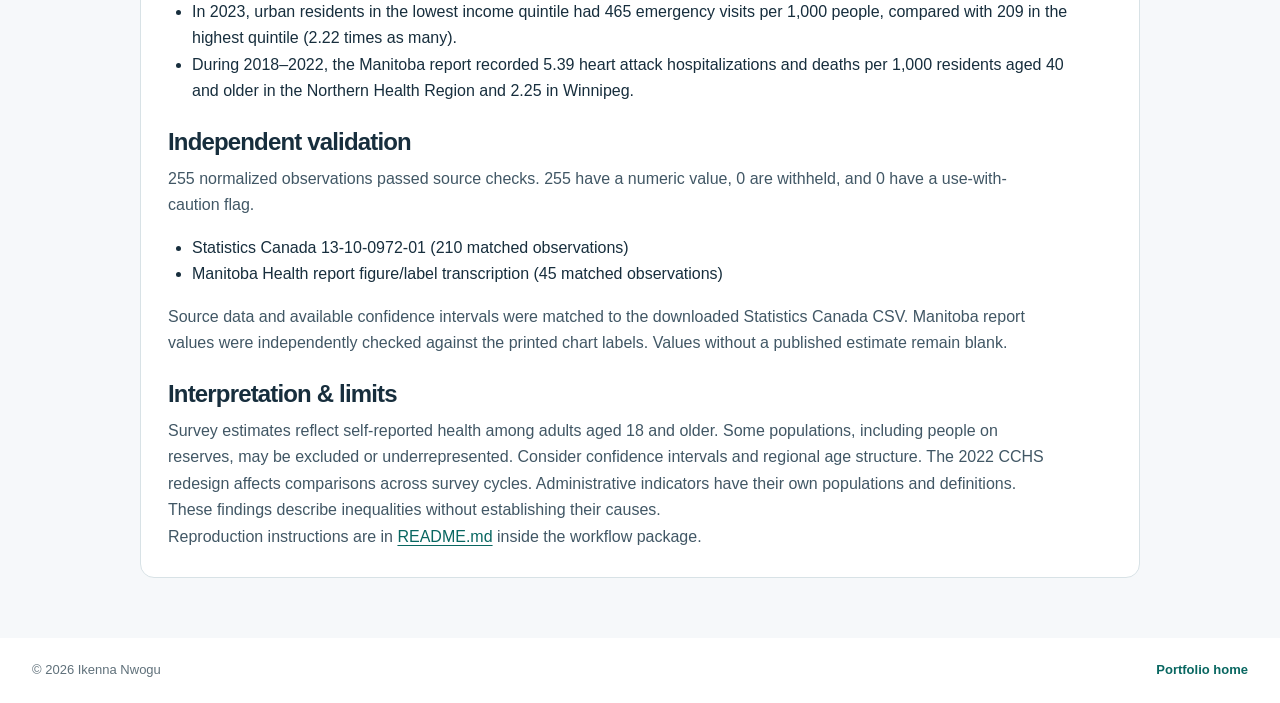
<file: resources/manitoba/methodology.html>
<!doctype html><html lang="en"><head><meta charset="utf-8"><meta name="viewport" content="width=device-width,initial-scale=1"><meta name="robots" content="index,follow"><title>Manitoba regional health equity methodology | Ikenna Nwogu</title><link rel="stylesheet" href="../../assets/site.css?v=20261123-audit"></head><body><a class="skip-link" href="#main">Skip to content</a><header class="site-header"><div class="shell nav"><a class="brand" href="../../index.html"><span class="monogram">IN</span><span>Ikenna Nwogu<small>Data analytics</small></span></a><a class="button secondary" href="../../index.html#projects">All projects</a></div></header><main id="main" class="resource-page"><div class="shell"><a class="text-link" href="../../project.html?case=manitoba">Return to dashboard</a><h1>Manitoba regional health equity</h1><div class="resource-content"><span class="badge actual">Real public data · source verified</span><h2>Research question</h2><p>Where do Manitoba’s regions and income groups differ in health outcomes and use of care?</p><p>Examines regional differences in chronic disease, mental health and service use, alongside income-related gaps in emergency care and cardiovascular outcomes. Combines Canadian Community Health Survey estimates with Manitoba’s 2025 health status report.</p><h2>Download project files</h2><p>The workflow includes the cleaned data, extraction scripts, SQL queries, analysis results and independent validation records.</p><a class="button primary" href="workflow.zip" download>Download Python &amp; SQL workflow</a><a class="button secondary" href="data.csv" download>Download full source extract</a><div class="card-actions"> <a href="analysis.sql">SQL queries</a> <a href="analysis_results.json">Executed SQL results</a> <a href="validation.json">Validation results</a> <a href="source_manifest.json">Source manifest</a> </div><h2>Source snapshot</h2><p>Retrieved 22 November 2026. Statistics Canada Table 13-10-0972-01, released 6 May 2026, and Manitoba&#x27;s 2025 Health Status of Manitobans Report. Reference periods are retained by measure.</p><p>The dataset contains 255 published observations. It covers seven survey indicators for Manitoba and its five health regions across five two-year periods, plus 45 report values on regional and income-related health outcomes.</p><ul><li><a target="_blank" rel="noopener noreferrer" href="https://www150.statcan.gc.ca/t1/tbl1/en/tv.action?pid=1310097201">Statistics Canada Table 13-10-0972-01 and Manitoba Health, A Healthier Manitoba For All (2025)</a></li><li><a target="_blank" rel="noopener noreferrer" href="https://www.gov.mb.ca/asset_library/en/cppho/docs/health-status-2025.pdf">Manitoba 2025 Health Status report (PDF)</a></li><li><a target="_blank" rel="noopener noreferrer" href="https://umanitoba.ca/manitoba-centre-for-health-policy/research?id=deliverables">MCHP 2024 RHA Indicators Atlas overview</a></li></ul><h3>Original source downloads</h3><ul><li><a target="_blank" rel="noopener noreferrer" href="https://www150.statcan.gc.ca/n1/tbl/csv/13100972-eng.zip">statcan_health_13100972.zip</a><br><small>SHA-256 8c95f788fc498baef19beda343fc545ded18c264487ffd17056820a7cde595a7</small></li><li><a target="_blank" rel="noopener noreferrer" href="https://www.gov.mb.ca/asset_library/en/cppho/docs/health-status-2025.pdf">mb_health_status2025.pdf</a><br><small>SHA-256 6215d8f860820b498babf22c31d82dc7c0164507801eab8cba630875dce87272</small></li></ul><h2>Analysis</h2><ul><li>Official CSV extraction for Manitoba and its five health regions</li><li>Extraction of published chart values with report page references</li><li>Reporting of survey confidence intervals and SQL calculations of percentage-point differences and rate ratios</li></ul><h2>Walk through the code</h2><p>manitoba() extracts regional survey estimates from the Statistics Canada table. extract_mb_report() reads the printed Manitoba report figures with their page references.</p><p>The queries compare regional diabetes estimates with the provincial estimate and calculate an emergency visit rate ratio from the lowest and highest income quintiles. The original survey and administrative measures retain their different units and periods.</p><p>The validator checks the survey table vectors and the labeled report figures separately.</p><h2>Key findings</h2><ul><li>In the 2023/2024 survey, self-reported diabetes prevalence was 13.8% in the Northern Health Region and 8.7% province-wide. The Northern estimate has a wide confidence interval.</li><li>In 2023, urban residents in the lowest income quintile had 465 emergency visits per 1,000 people, compared with 209 in the highest quintile (2.22 times as many).</li><li>During 2018–2022, the Manitoba report recorded 5.39 heart attack hospitalizations and deaths per 1,000 residents aged 40 and older in the Northern Health Region and 2.25 in Winnipeg.</li></ul><h2>Independent validation</h2><p>255 normalized observations passed source checks. 255 have a numeric value, 0 are withheld, and 0 have a use-with-caution flag.</p><ul><li>Statistics Canada 13-10-0972-01 (210 matched observations)</li><li>Manitoba Health report figure/label transcription (45 matched observations)</li></ul><p>Source data and available confidence intervals were matched to the downloaded Statistics Canada CSV. Manitoba report values were independently checked against the printed chart labels. Values without a published estimate remain blank.</p><h2>Interpretation &amp; limits</h2><p>Survey estimates reflect self-reported health among adults aged 18 and older. Some populations, including people on reserves, may be excluded or underrepresented. Consider confidence intervals and regional age structure. The 2022 CCHS redesign affects comparisons across survey cycles. Administrative indicators have their own populations and definitions. These findings describe inequalities without establishing their causes.</p><p>Reproduction instructions are in <a href="README.md">README.md</a> inside the workflow package.</p></div></div></main><footer><div class="shell footer-inner"><span>© 2026 Ikenna Nwogu</span><a href="../../index.html">Portfolio home</a></div></footer></body></html>
</file>
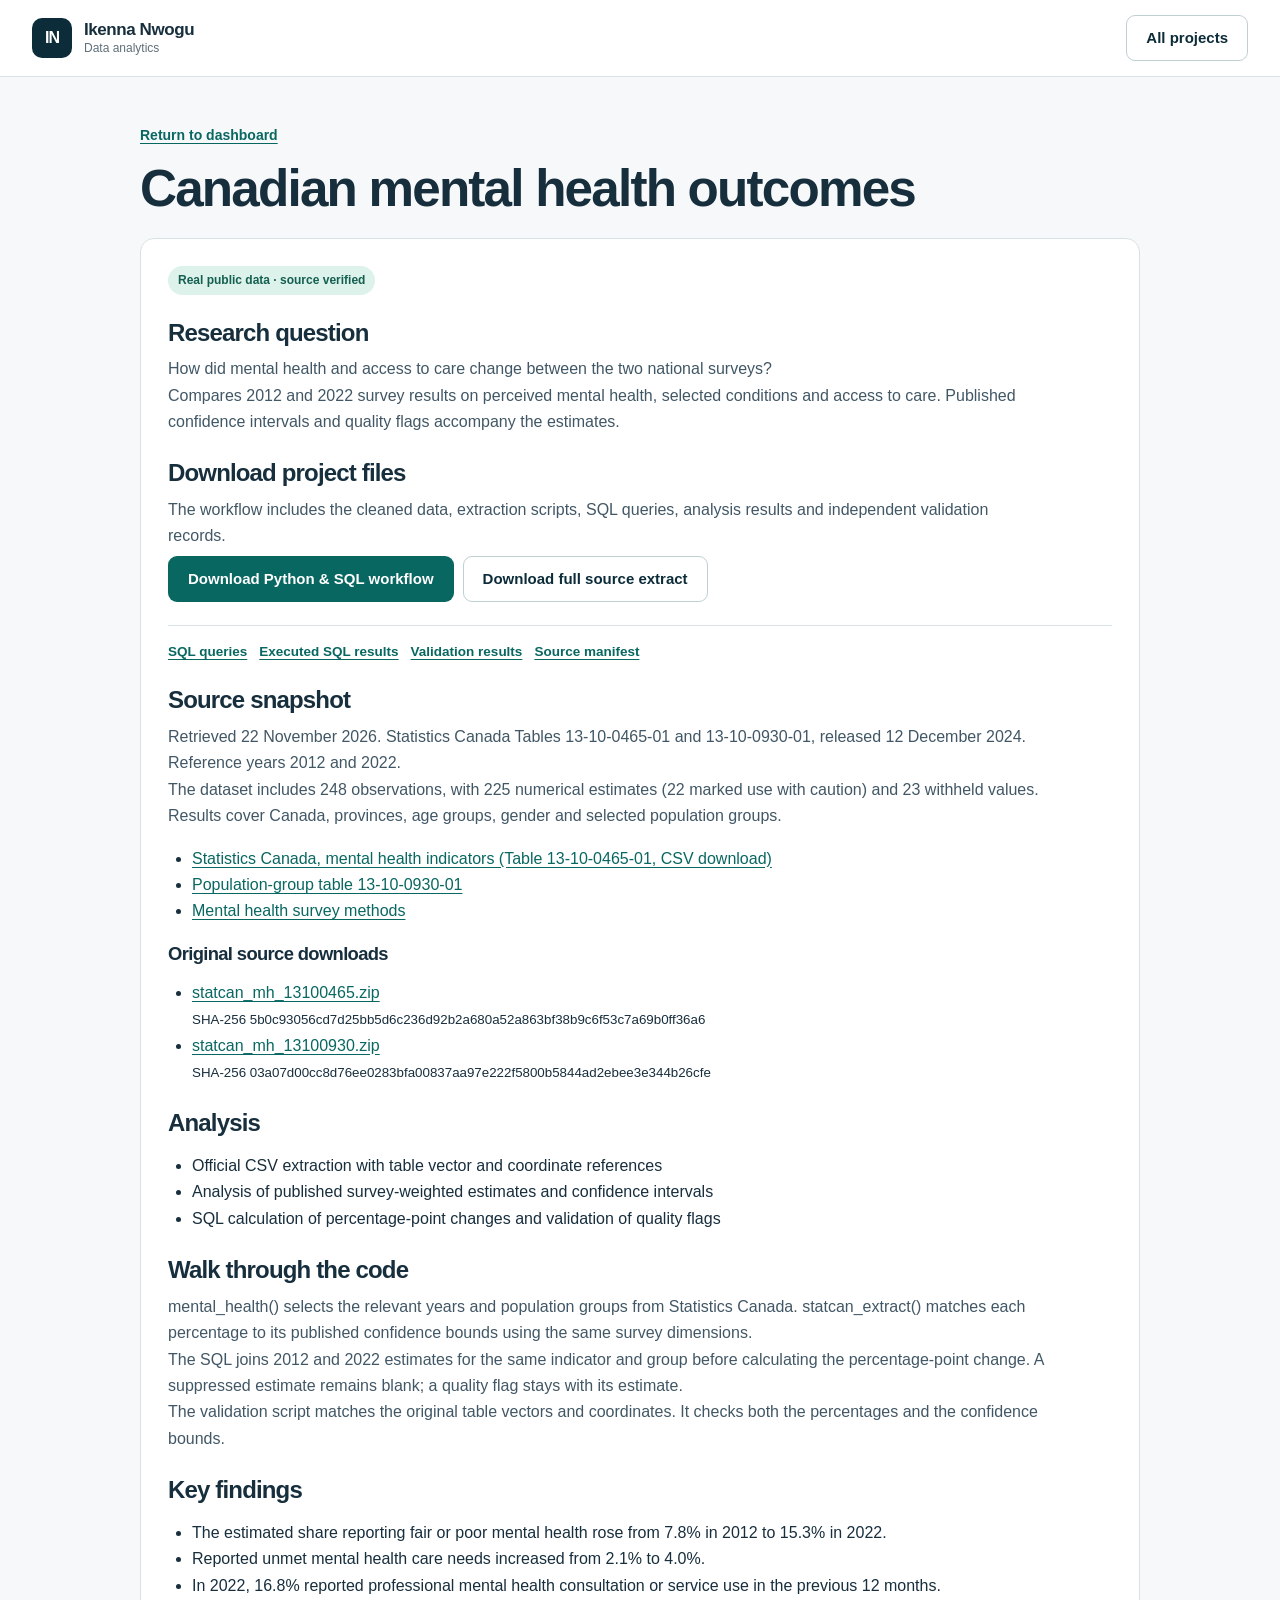
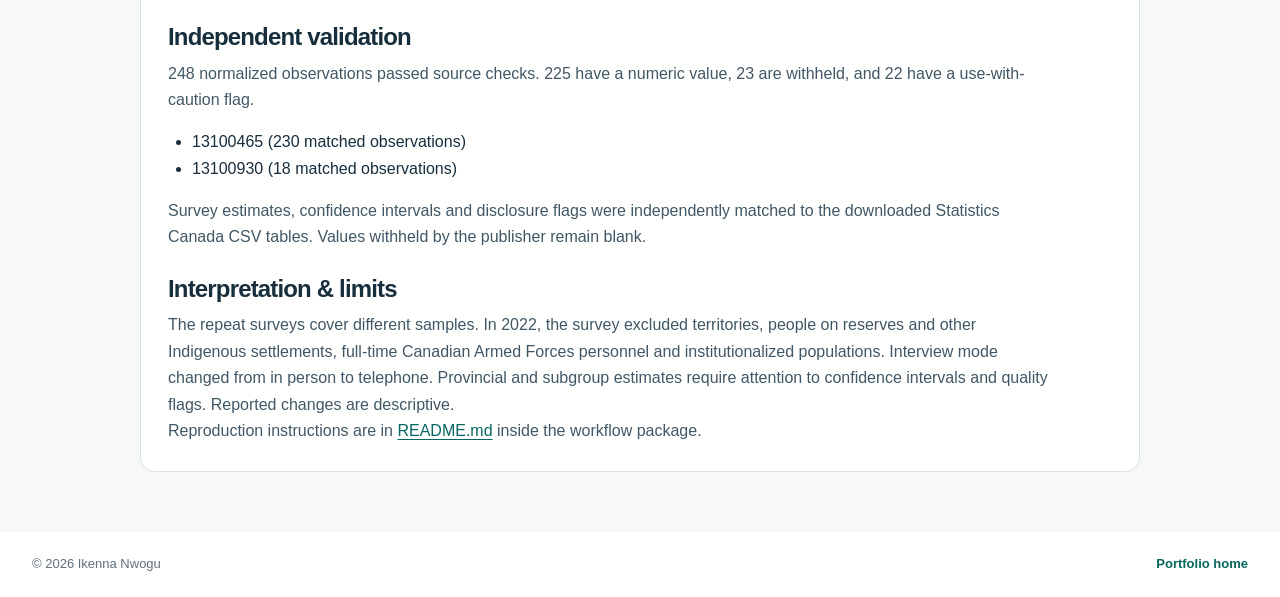
<file: resources/mental-health/methodology.html>
<!doctype html><html lang="en"><head><meta charset="utf-8"><meta name="viewport" content="width=device-width,initial-scale=1"><meta name="robots" content="index,follow"><title>Canadian mental health outcomes methodology | Ikenna Nwogu</title><link rel="stylesheet" href="../../assets/site.css?v=20261123-audit"></head><body><a class="skip-link" href="#main">Skip to content</a><header class="site-header"><div class="shell nav"><a class="brand" href="../../index.html"><span class="monogram">IN</span><span>Ikenna Nwogu<small>Data analytics</small></span></a><a class="button secondary" href="../../index.html#projects">All projects</a></div></header><main id="main" class="resource-page"><div class="shell"><a class="text-link" href="../../project.html?case=mental-health">Return to dashboard</a><h1>Canadian mental health outcomes</h1><div class="resource-content"><span class="badge actual">Real public data · source verified</span><h2>Research question</h2><p>How did mental health and access to care change between the two national surveys?</p><p>Compares 2012 and 2022 survey results on perceived mental health, selected conditions and access to care. Published confidence intervals and quality flags accompany the estimates.</p><h2>Download project files</h2><p>The workflow includes the cleaned data, extraction scripts, SQL queries, analysis results and independent validation records.</p><a class="button primary" href="workflow.zip" download>Download Python &amp; SQL workflow</a><a class="button secondary" href="data.csv" download>Download full source extract</a><div class="card-actions"> <a href="analysis.sql">SQL queries</a> <a href="analysis_results.json">Executed SQL results</a> <a href="validation.json">Validation results</a> <a href="source_manifest.json">Source manifest</a> </div><h2>Source snapshot</h2><p>Retrieved 22 November 2026. Statistics Canada Tables 13-10-0465-01 and 13-10-0930-01, released 12 December 2024. Reference years 2012 and 2022.</p><p>The dataset includes 248 observations, with 225 numerical estimates (22 marked use with caution) and 23 withheld values. Results cover Canada, provinces, age groups, gender and selected population groups.</p><ul><li><a target="_blank" rel="noopener noreferrer" href="https://www150.statcan.gc.ca/n1/tbl/csv/13100465-eng.zip">Statistics Canada, mental health indicators (Table 13-10-0465-01, CSV download)</a></li><li><a target="_blank" rel="noopener noreferrer" href="https://www150.statcan.gc.ca/t1/tbl1/en/tv.action?pid=1310093001">Population-group table 13-10-0930-01</a></li><li><a target="_blank" rel="noopener noreferrer" href="https://www23.statcan.gc.ca/imdb/p2SV.pl?Function=getSurvey&amp;SDDS=5015">Mental health survey methods</a></li></ul><h3>Original source downloads</h3><ul><li><a target="_blank" rel="noopener noreferrer" href="https://www150.statcan.gc.ca/n1/tbl/csv/13100465-eng.zip">statcan_mh_13100465.zip</a><br><small>SHA-256 5b0c93056cd7d25bb5d6c236d92b2a680a52a863bf38b9c6f53c7a69b0ff36a6</small></li><li><a target="_blank" rel="noopener noreferrer" href="https://www150.statcan.gc.ca/n1/tbl/csv/13100930-eng.zip">statcan_mh_13100930.zip</a><br><small>SHA-256 03a07d00cc8d76ee0283bfa00837aa97e222f5800b5844ad2ebee3e344b26cfe</small></li></ul><h2>Analysis</h2><ul><li>Official CSV extraction with table vector and coordinate references</li><li>Analysis of published survey-weighted estimates and confidence intervals</li><li>SQL calculation of percentage-point changes and validation of quality flags</li></ul><h2>Walk through the code</h2><p>mental_health() selects the relevant years and population groups from Statistics Canada. statcan_extract() matches each percentage to its published confidence bounds using the same survey dimensions.</p><p>The SQL joins 2012 and 2022 estimates for the same indicator and group before calculating the percentage-point change. A suppressed estimate remains blank; a quality flag stays with its estimate.</p><p>The validation script matches the original table vectors and coordinates. It checks both the percentages and the confidence bounds.</p><h2>Key findings</h2><ul><li>The estimated share reporting fair or poor mental health rose from 7.8% in 2012 to 15.3% in 2022.</li><li>Reported unmet mental health care needs increased from 2.1% to 4.0%.</li><li>In 2022, 16.8% reported professional mental health consultation or service use in the previous 12 months.</li></ul><h2>Independent validation</h2><p>248 normalized observations passed source checks. 225 have a numeric value, 23 are withheld, and 22 have a use-with-caution flag.</p><ul><li>13100465 (230 matched observations)</li><li>13100930 (18 matched observations)</li></ul><p>Survey estimates, confidence intervals and disclosure flags were independently matched to the downloaded Statistics Canada CSV tables. Values withheld by the publisher remain blank.</p><h2>Interpretation &amp; limits</h2><p>The repeat surveys cover different samples. In 2022, the survey excluded territories, people on reserves and other Indigenous settlements, full-time Canadian Armed Forces personnel and institutionalized populations. Interview mode changed from in person to telephone. Provincial and subgroup estimates require attention to confidence intervals and quality flags. Reported changes are descriptive.</p><p>Reproduction instructions are in <a href="README.md">README.md</a> inside the workflow package.</p></div></div></main><footer><div class="shell footer-inner"><span>© 2026 Ikenna Nwogu</span><a href="../../index.html">Portfolio home</a></div></footer></body></html>
</file>
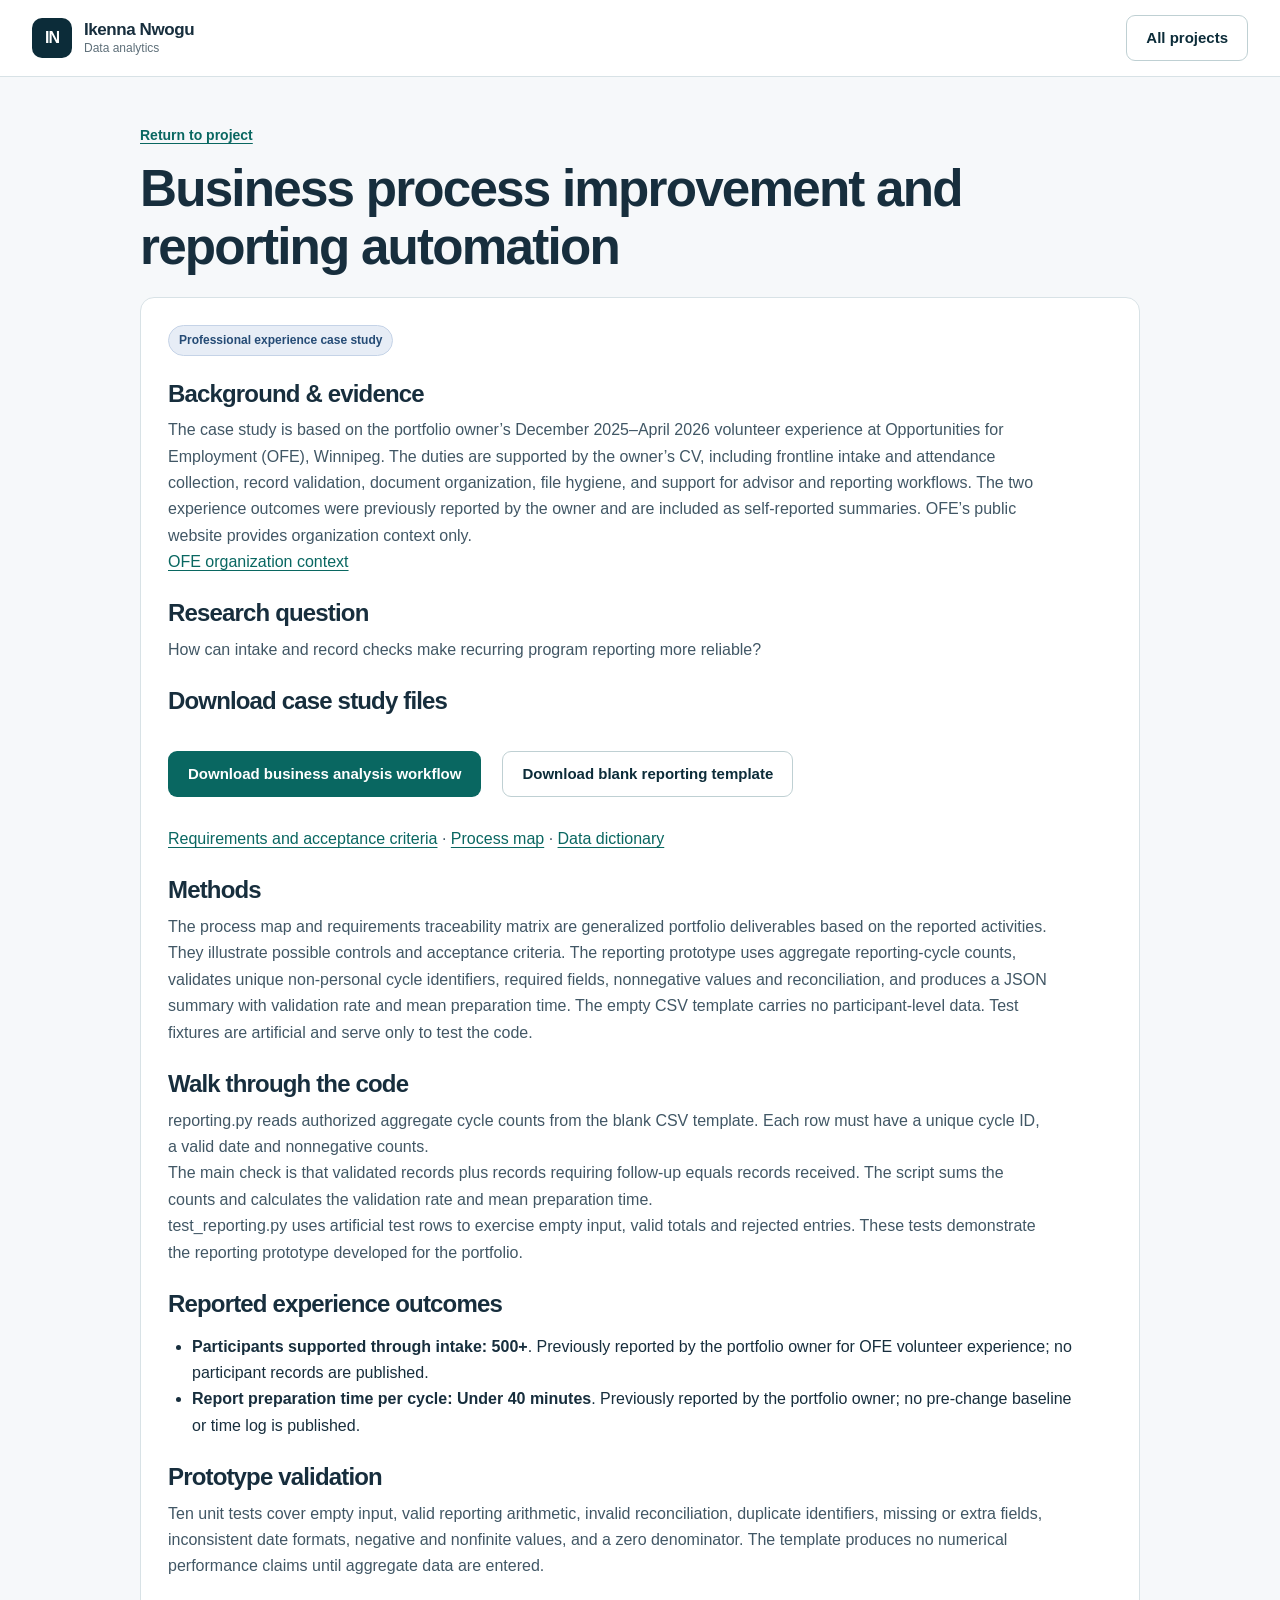
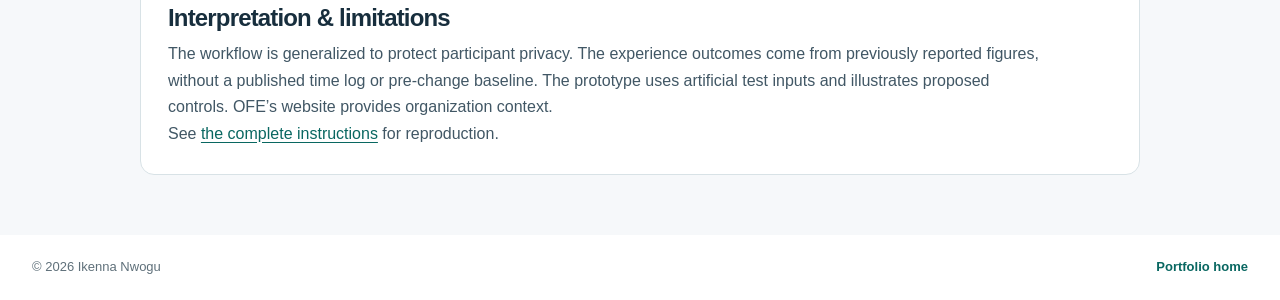
<file: resources/process/methodology.html>
<!doctype html><html lang="en"><head><meta charset="utf-8"><meta name="viewport" content="width=device-width,initial-scale=1"><meta name="robots" content="index,follow"><title>Business process improvement and reporting automation | Methodology | Ikenna Nwogu</title><link rel="stylesheet" href="../../assets/site.css?v=20261123-audit"></head><body><a class="skip-link" href="#main">Skip to content</a><header class="site-header"><div class="shell nav"><a class="brand" href="../../index.html"><span class="monogram">IN</span><span>Ikenna Nwogu<small>Data analytics</small></span></a><a class="button secondary" href="../../index.html#projects">All projects</a></div></header><main id="main" class="resource-page"><div class="shell"><a class="text-link" href="../../project.html?case=process">Return to project</a><h1>Business process improvement and reporting automation</h1><div class="resource-content"><span class="badge experience">Professional experience case study</span><h2>Background &amp; evidence</h2><p>The case study is based on the portfolio owner’s December 2025–April 2026 volunteer experience at Opportunities for Employment (OFE), Winnipeg. The duties are supported by the owner’s CV, including frontline intake and attendance collection, record validation, document organization, file hygiene, and support for advisor and reporting workflows. The two experience outcomes were previously reported by the owner and are included as self-reported summaries. OFE’s public website provides organization context only.</p><p><a href="https://ofe.ca/job-seekers/job-seeker-information" target="_blank" rel="noopener noreferrer">OFE organization context</a></p><h2>Research question</h2><p>How can intake and record checks make recurring program reporting more reliable?</p><h2>Download case study files</h2><div class="actions"><a href="workflow.zip" class="button primary" download>Download business analysis workflow</a><a href="aggregate_cycle_template.csv" class="button secondary" download>Download blank reporting template</a></div><p><a href="requirements_traceability.csv" download>Requirements and acceptance criteria</a> · <a href="process_map.csv" download>Process map</a> · <a href="data_dictionary.csv" download>Data dictionary</a></p><h2>Methods</h2><p>The process map and requirements traceability matrix are generalized portfolio deliverables based on the reported activities. They illustrate possible controls and acceptance criteria. The reporting prototype uses aggregate reporting-cycle counts, validates unique non-personal cycle identifiers, required fields, nonnegative values and reconciliation, and produces a JSON summary with validation rate and mean preparation time. The empty CSV template carries no participant-level data. Test fixtures are artificial and serve only to test the code.</p><h2>Walk through the code</h2><p>reporting.py reads authorized aggregate cycle counts from the blank CSV template. Each row must have a unique cycle ID, a valid date and nonnegative counts.</p><p>The main check is that validated records plus records requiring follow-up equals records received. The script sums the counts and calculates the validation rate and mean preparation time.</p><p>test_reporting.py uses artificial test rows to exercise empty input, valid totals and rejected entries. These tests demonstrate the reporting prototype developed for the portfolio.</p><h2>Reported experience outcomes</h2><ul><li><strong>Participants supported through intake: 500+</strong>. Previously reported by the portfolio owner for OFE volunteer experience; no participant records are published.</li><li><strong>Report preparation time per cycle: Under 40 minutes</strong>. Previously reported by the portfolio owner; no pre-change baseline or time log is published.</li></ul><h2>Prototype validation</h2><p>Ten unit tests cover empty input, valid reporting arithmetic, invalid reconciliation, duplicate identifiers, missing or extra fields, inconsistent date formats, negative and nonfinite values, and a zero denominator. The template produces no numerical performance claims until aggregate data are entered.</p><h2>Interpretation &amp; limitations</h2><p>The workflow is generalized to protect participant privacy. The experience outcomes come from previously reported figures, without a published time log or pre-change baseline. The prototype uses artificial test inputs and illustrates proposed controls. OFE’s website provides organization context.</p><p>See <a href="README.md">the complete instructions</a> for reproduction.</p></div></div></main><footer><div class="shell footer-inner"><span>© 2026 Ikenna Nwogu</span><a href="../../index.html">Portfolio home</a></div></footer></body></html>
</file>
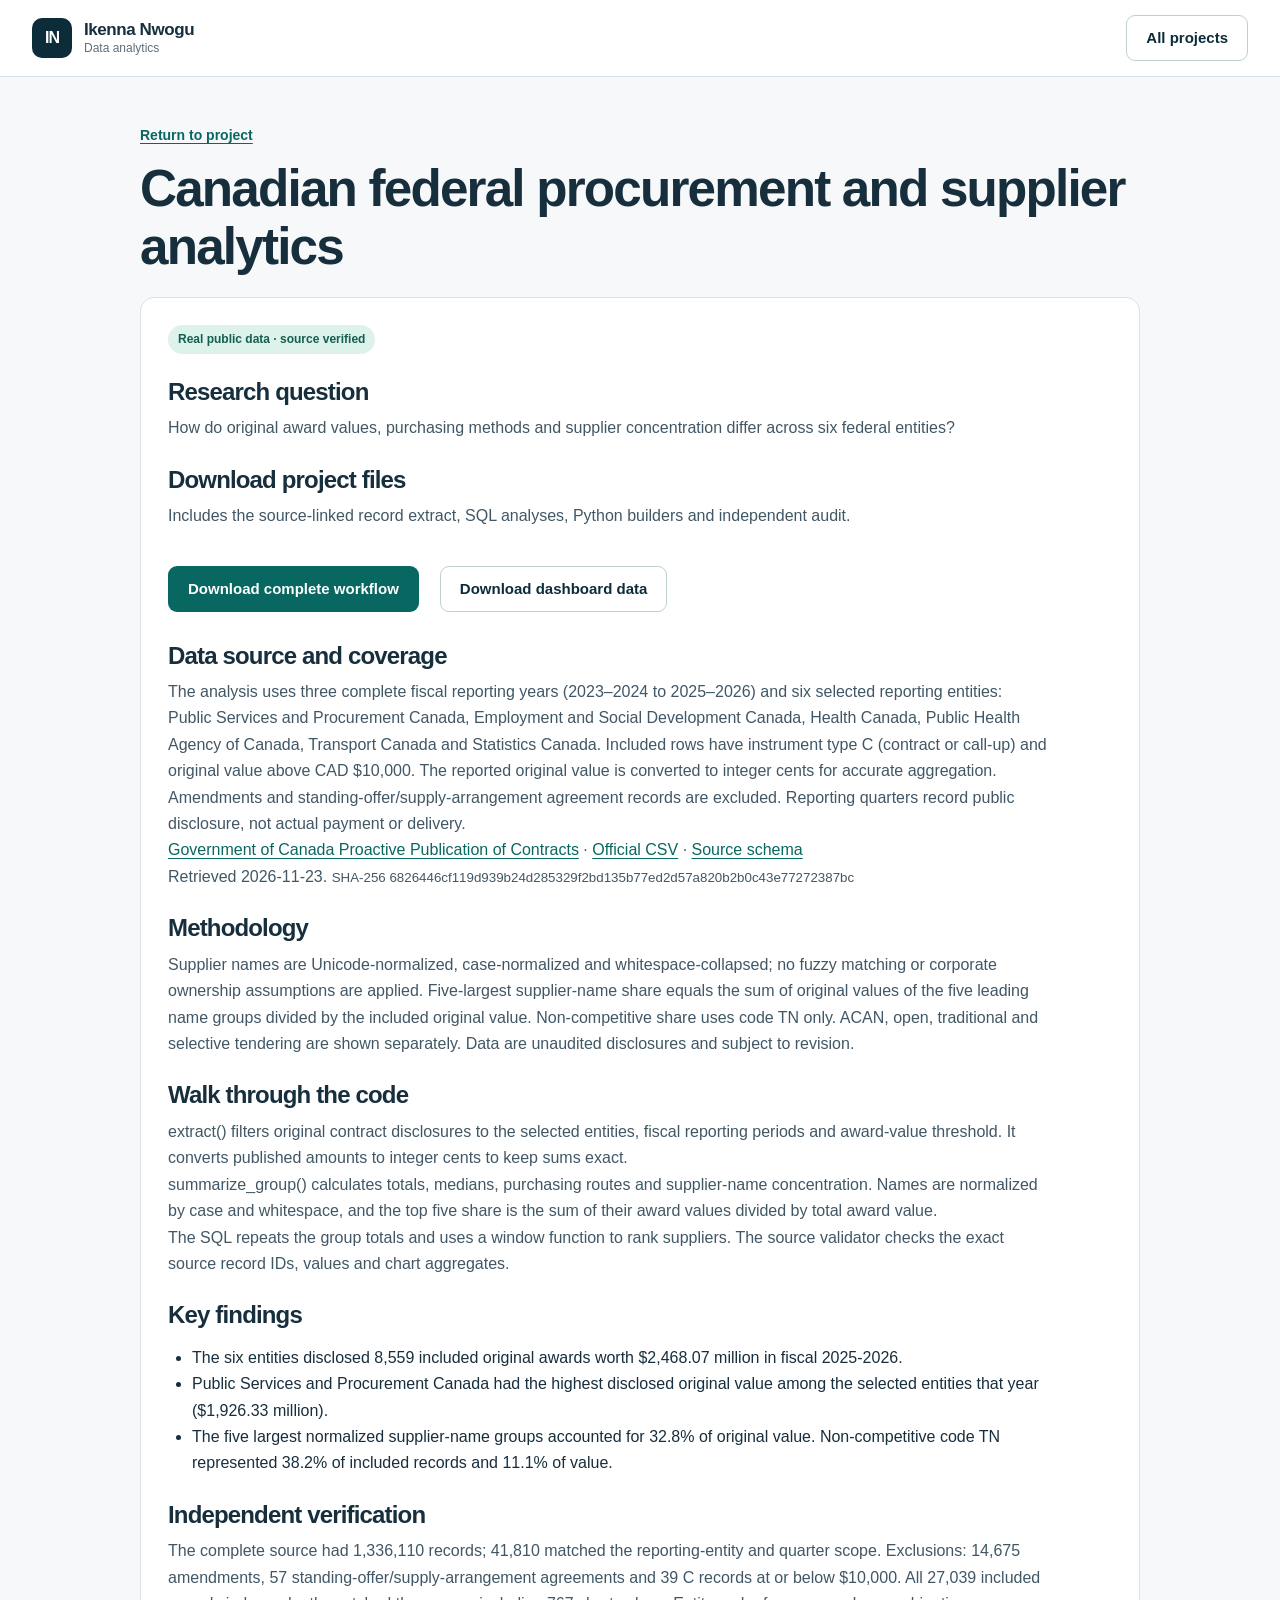
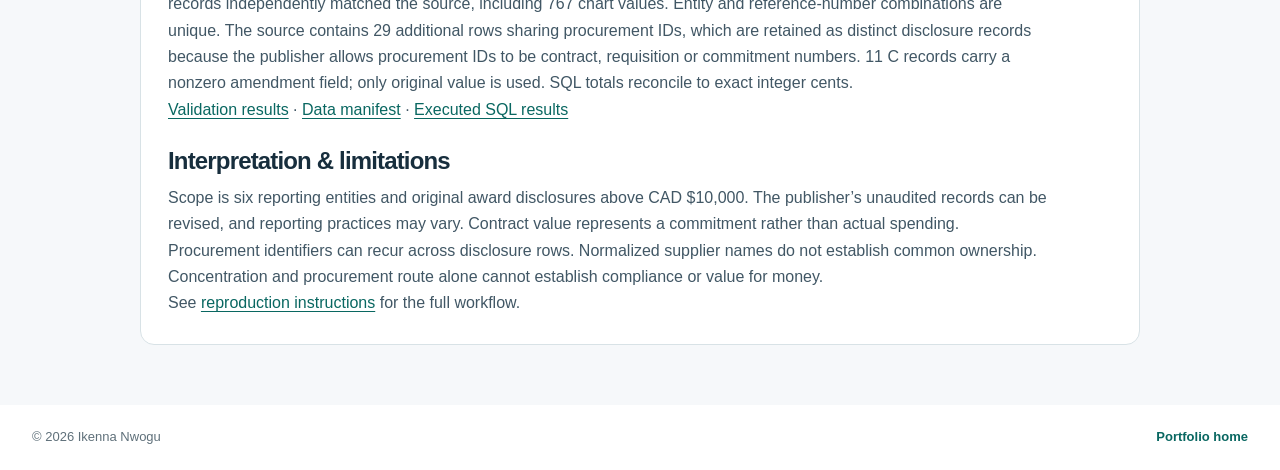
<file: resources/procurement/methodology.html>
<!doctype html><html lang="en"><head><meta charset="utf-8"><meta name="viewport" content="width=device-width,initial-scale=1"><meta name="robots" content="index,follow"><title>Canadian federal procurement and supplier analytics | Methodology | Ikenna Nwogu</title><link rel="stylesheet" href="../../assets/site.css?v=20261123-audit"></head><body><a class="skip-link" href="#main">Skip to content</a><header class="site-header"><div class="shell nav"><a class="brand" href="../../index.html"><span class="monogram">IN</span><span>Ikenna Nwogu<small>Data analytics</small></span></a><a class="button secondary" href="../../index.html#projects">All projects</a></div></header><main id="main" class="resource-page"><div class="shell"><a class="text-link" href="../../project.html?case=procurement">Return to project</a><h1>Canadian federal procurement and supplier analytics</h1><div class="resource-content"><span class="badge actual">Real public data · source verified</span><h2>Research question</h2><p>How do original award values, purchasing methods and supplier concentration differ across six federal entities?</p><h2>Download project files</h2><p>Includes the source-linked record extract, SQL analyses, Python builders and independent audit.</p><div class="actions"><a href="workflow.zip" class="button primary" download>Download complete workflow</a><a href="aggregates.csv" class="button secondary" download>Download dashboard data</a></div><h2>Data source and coverage</h2><p>The analysis uses three complete fiscal reporting years (2023–2024 to 2025–2026) and six selected reporting entities: Public Services and Procurement Canada, Employment and Social Development Canada, Health Canada, Public Health Agency of Canada, Transport Canada and Statistics Canada. Included rows have instrument type C (contract or call-up) and original value above CAD $10,000. The reported original value is converted to integer cents for accurate aggregation. Amendments and standing-offer/supply-arrangement agreement records are excluded. Reporting quarters record public disclosure, not actual payment or delivery.</p><p><a href="https://open.canada.ca/data/en/dataset/d8f85d91-7dec-4fd1-8055-483b77225d8b" target="_blank" rel="noopener noreferrer">Government of Canada Proactive Publication of Contracts</a> · <a href="https://open.canada.ca/data/dataset/d8f85d91-7dec-4fd1-8055-483b77225d8b/resource/fac950c0-00d5-4ec1-a4d3-9cbebf98a305/download/contracts.csv" target="_blank" rel="noopener noreferrer">Official CSV</a> · <a href="https://open.canada.ca/data/recombinant-published-schema/contracts.json" target="_blank" rel="noopener noreferrer">Source schema</a></p><p>Retrieved 2026-11-23. <small class="hash">SHA-256 6826446cf119d939b24d285329f2bd135b77ed2d57a820b2b0c43e77272387bc</small></p><h2>Methodology</h2><p>Supplier names are Unicode-normalized, case-normalized and whitespace-collapsed; no fuzzy matching or corporate ownership assumptions are applied. Five-largest supplier-name share equals the sum of original values of the five leading name groups divided by the included original value. Non-competitive share uses code TN only. ACAN, open, traditional and selective tendering are shown separately. Data are unaudited disclosures and subject to revision.</p><h2>Walk through the code</h2><p>extract() filters original contract disclosures to the selected entities, fiscal reporting periods and award-value threshold. It converts published amounts to integer cents to keep sums exact.</p><p>summarize_group() calculates totals, medians, purchasing routes and supplier-name concentration. Names are normalized by case and whitespace, and the top five share is the sum of their award values divided by total award value.</p><p>The SQL repeats the group totals and uses a window function to rank suppliers. The source validator checks the exact source record IDs, values and chart aggregates.</p><h2>Key findings</h2><ul><li>The six entities disclosed 8,559 included original awards worth $2,468.07 million in fiscal 2025-2026.</li><li>Public Services and Procurement Canada had the highest disclosed original value among the selected entities that year ($1,926.33 million).</li><li>The five largest normalized supplier-name groups accounted for 32.8% of original value. Non-competitive code TN represented 38.2% of included records and 11.1% of value.</li></ul><h2>Independent verification</h2><p>The complete source had 1,336,110 records; 41,810 matched the reporting-entity and quarter scope. Exclusions: 14,675 amendments, 57 standing-offer/supply-arrangement agreements and 39 C records at or below $10,000. All 27,039 included records independently matched the source, including 767 chart values. Entity and reference-number combinations are unique. The source contains 29 additional rows sharing procurement IDs, which are retained as distinct disclosure records because the publisher allows procurement IDs to be contract, requisition or commitment numbers. 11 C records carry a nonzero amendment field; only original value is used. SQL totals reconcile to exact integer cents.</p><p><a href="validation.json">Validation results</a> · <a href="source_manifest.json">Data manifest</a> · <a href="analysis_results.json">Executed SQL results</a></p><h2>Interpretation &amp; limitations</h2><p>Scope is six reporting entities and original award disclosures above CAD $10,000. The publisher’s unaudited records can be revised, and reporting practices may vary. Contract value represents a commitment rather than actual spending. Procurement identifiers can recur across disclosure rows. Normalized supplier names do not establish common ownership. Concentration and procurement route alone cannot establish compliance or value for money.</p><p>See <a href="README.md">reproduction instructions</a> for the full workflow.</p></div></div></main><footer><div class="shell footer-inner"><span>© 2026 Ikenna Nwogu</span><a href="../../index.html">Portfolio home</a></div></footer></body></html>
</file>
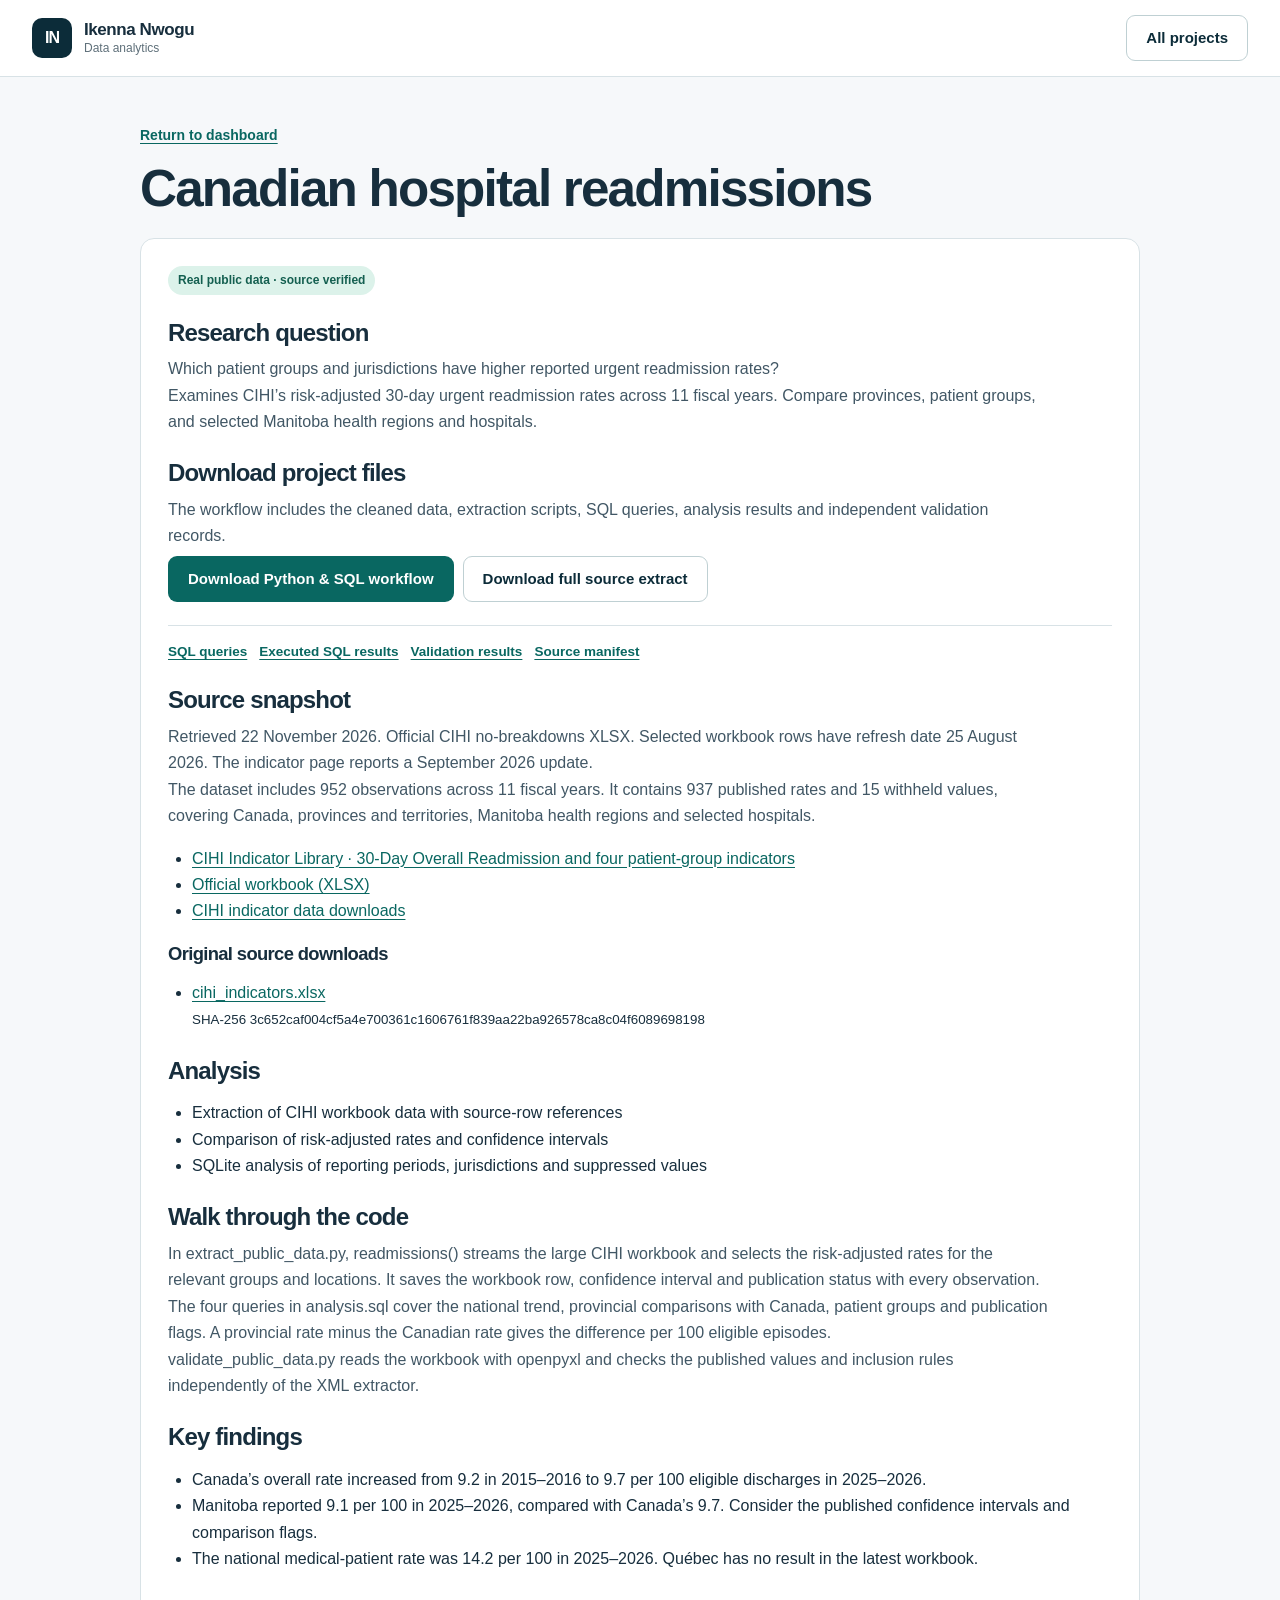
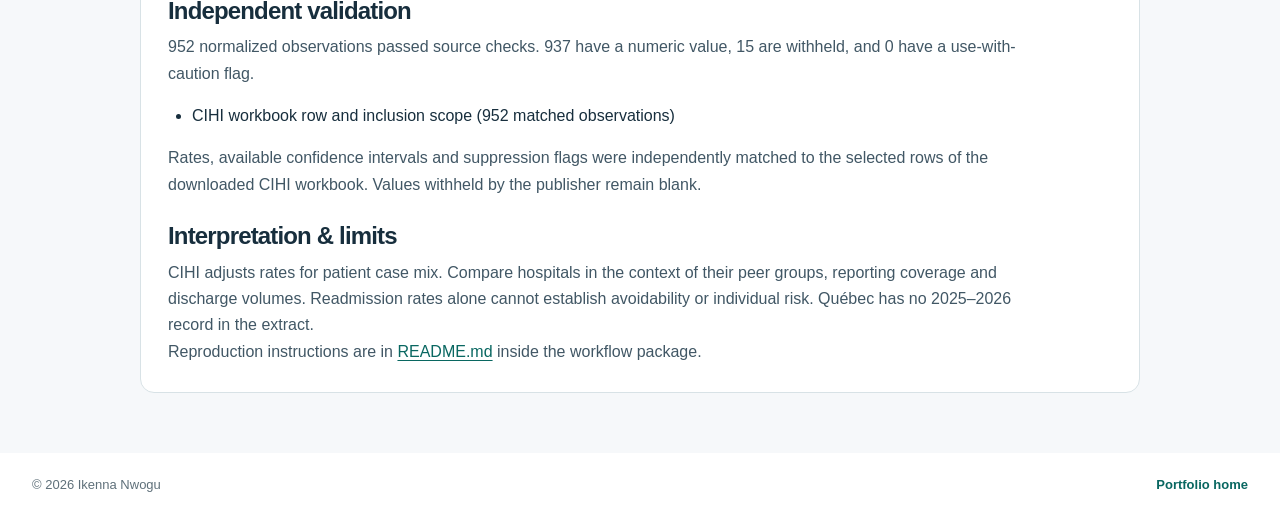
<file: resources/readmissions/methodology.html>
<!doctype html><html lang="en"><head><meta charset="utf-8"><meta name="viewport" content="width=device-width,initial-scale=1"><meta name="robots" content="index,follow"><title>Canadian hospital readmissions methodology | Ikenna Nwogu</title><link rel="stylesheet" href="../../assets/site.css?v=20261123-audit"></head><body><a class="skip-link" href="#main">Skip to content</a><header class="site-header"><div class="shell nav"><a class="brand" href="../../index.html"><span class="monogram">IN</span><span>Ikenna Nwogu<small>Data analytics</small></span></a><a class="button secondary" href="../../index.html#projects">All projects</a></div></header><main id="main" class="resource-page"><div class="shell"><a class="text-link" href="../../project.html?case=readmissions">Return to dashboard</a><h1>Canadian hospital readmissions</h1><div class="resource-content"><span class="badge actual">Real public data · source verified</span><h2>Research question</h2><p>Which patient groups and jurisdictions have higher reported urgent readmission rates?</p><p>Examines CIHI’s risk-adjusted 30-day urgent readmission rates across 11 fiscal years. Compare provinces, patient groups, and selected Manitoba health regions and hospitals.</p><h2>Download project files</h2><p>The workflow includes the cleaned data, extraction scripts, SQL queries, analysis results and independent validation records.</p><a class="button primary" href="workflow.zip" download>Download Python &amp; SQL workflow</a><a class="button secondary" href="data.csv" download>Download full source extract</a><div class="card-actions"> <a href="analysis.sql">SQL queries</a> <a href="analysis_results.json">Executed SQL results</a> <a href="validation.json">Validation results</a> <a href="source_manifest.json">Source manifest</a> </div><h2>Source snapshot</h2><p>Retrieved 22 November 2026. Official CIHI no-breakdowns XLSX. Selected workbook rows have refresh date 25 August 2026. The indicator page reports a September 2026 update.</p><p>The dataset includes 952 observations across 11 fiscal years. It contains 937 published rates and 15 withheld values, covering Canada, provinces and territories, Manitoba health regions and selected hospitals.</p><ul><li><a target="_blank" rel="noopener noreferrer" href="https://www.cihi.ca/en/indicators/all-patients-readmitted-to-hospital">CIHI Indicator Library · 30-Day Overall Readmission and four patient-group indicators</a></li><li><a target="_blank" rel="noopener noreferrer" href="https://www.cihi.ca/sites/default/files/document/indicator-library-indicator-data-no-breakdowns-en.xlsx">Official workbook (XLSX)</a></li><li><a target="_blank" rel="noopener noreferrer" href="https://www.cihi.ca/en/access-data-and-reports/indicator-library/download-indicator-data">CIHI indicator data downloads</a></li></ul><h3>Original source downloads</h3><ul><li><a target="_blank" rel="noopener noreferrer" href="https://www.cihi.ca/sites/default/files/document/indicator-library-indicator-data-no-breakdowns-en.xlsx">cihi_indicators.xlsx</a><br><small>SHA-256 3c652caf004cf5a4e700361c1606761f839aa22ba926578ca8c04f6089698198</small></li></ul><h2>Analysis</h2><ul><li>Extraction of CIHI workbook data with source-row references</li><li>Comparison of risk-adjusted rates and confidence intervals</li><li>SQLite analysis of reporting periods, jurisdictions and suppressed values</li></ul><h2>Walk through the code</h2><p>In extract_public_data.py, readmissions() streams the large CIHI workbook and selects the risk-adjusted rates for the relevant groups and locations. It saves the workbook row, confidence interval and publication status with every observation.</p><p>The four queries in analysis.sql cover the national trend, provincial comparisons with Canada, patient groups and publication flags. A provincial rate minus the Canadian rate gives the difference per 100 eligible episodes.</p><p>validate_public_data.py reads the workbook with openpyxl and checks the published values and inclusion rules independently of the XML extractor.</p><h2>Key findings</h2><ul><li>Canada’s overall rate increased from 9.2 in 2015–2016 to 9.7 per 100 eligible discharges in 2025–2026.</li><li>Manitoba reported 9.1 per 100 in 2025–2026, compared with Canada’s 9.7. Consider the published confidence intervals and comparison flags.</li><li>The national medical-patient rate was 14.2 per 100 in 2025–2026. Québec has no result in the latest workbook.</li></ul><h2>Independent validation</h2><p>952 normalized observations passed source checks. 937 have a numeric value, 15 are withheld, and 0 have a use-with-caution flag.</p><ul><li>CIHI workbook row and inclusion scope (952 matched observations)</li></ul><p>Rates, available confidence intervals and suppression flags were independently matched to the selected rows of the downloaded CIHI workbook. Values withheld by the publisher remain blank.</p><h2>Interpretation &amp; limits</h2><p>CIHI adjusts rates for patient case mix. Compare hospitals in the context of their peer groups, reporting coverage and discharge volumes. Readmission rates alone cannot establish avoidability or individual risk. Québec has no 2025–2026 record in the extract.</p><p>Reproduction instructions are in <a href="README.md">README.md</a> inside the workflow package.</p></div></div></main><footer><div class="shell footer-inner"><span>© 2026 Ikenna Nwogu</span><a href="../../index.html">Portfolio home</a></div></footer></body></html>
</file>
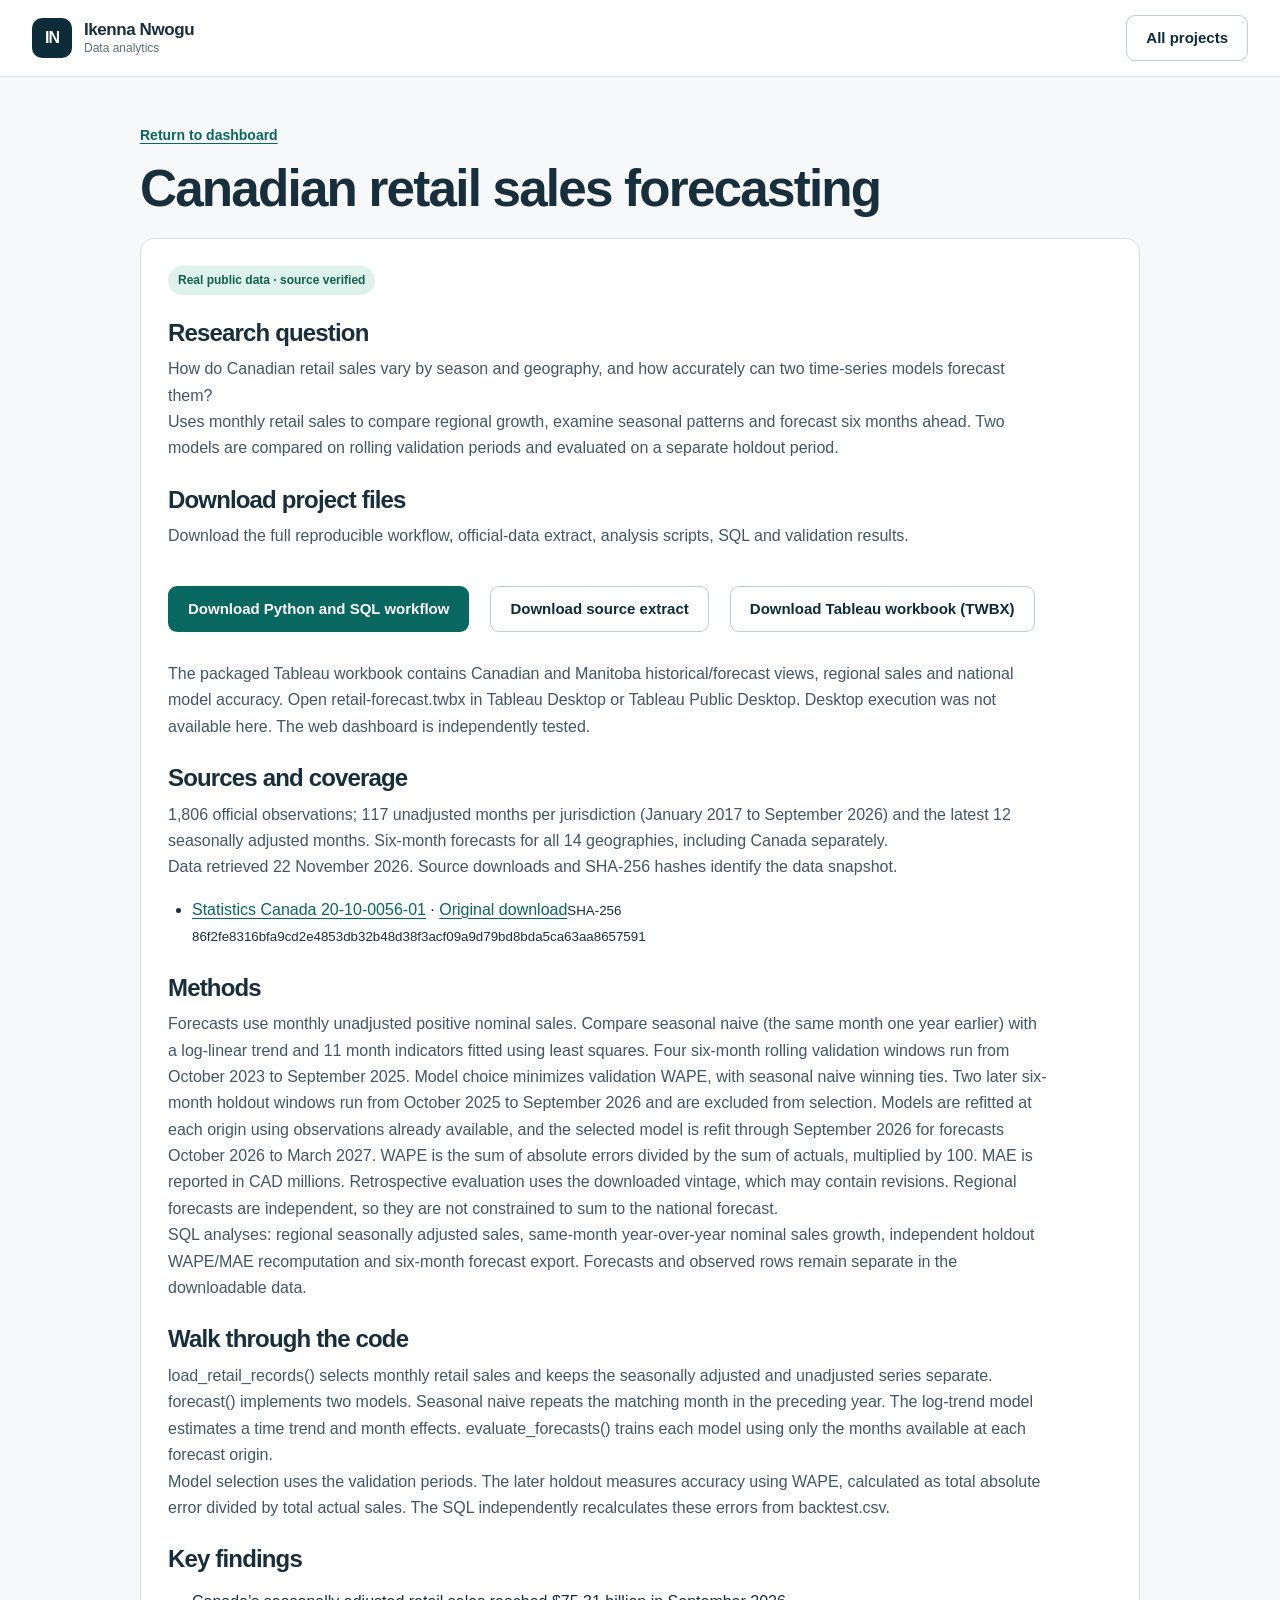
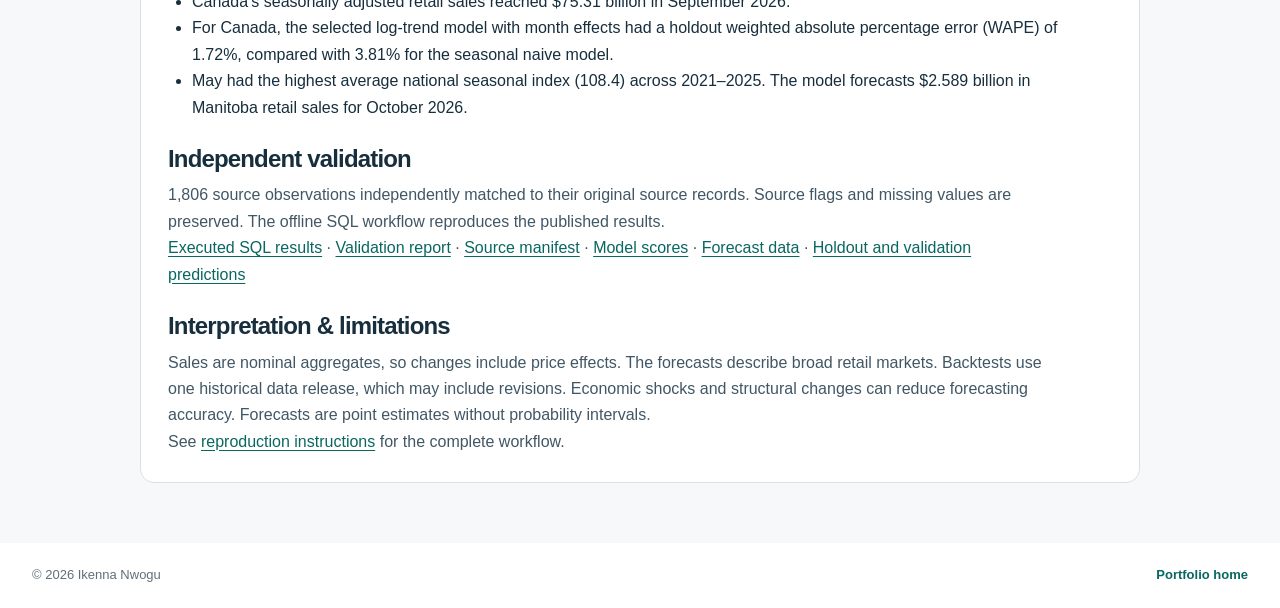
<file: resources/retail/methodology.html>
<!doctype html><html lang="en"><head><meta charset="utf-8"><meta name="viewport" content="width=device-width,initial-scale=1"><meta name="robots" content="index,follow"><title>Canadian retail sales forecasting methodology | Ikenna Nwogu</title><link rel="stylesheet" href="../../assets/site.css?v=20261123-audit"></head><body><a class="skip-link" href="#main">Skip to content</a><header class="site-header"><div class="shell nav"><a class="brand" href="../../index.html"><span class="monogram">IN</span><span>Ikenna Nwogu<small>Data analytics</small></span></a><a class="button secondary" href="../../index.html#projects">All projects</a></div></header><main id="main" class="resource-page"><div class="shell"><a class="text-link" href="../../project.html?case=retail">Return to dashboard</a><h1>Canadian retail sales forecasting</h1><div class="resource-content"><span class="badge actual">Real public data · source verified</span><h2>Research question</h2><p>How do Canadian retail sales vary by season and geography, and how accurately can two time-series models forecast them?</p><p>Uses monthly retail sales to compare regional growth, examine seasonal patterns and forecast six months ahead. Two models are compared on rolling validation periods and evaluated on a separate holdout period.</p><h2>Download project files</h2><p>Download the full reproducible workflow, official-data extract, analysis scripts, SQL and validation results.</p><div class="actions"><a href="workflow.zip" class="button primary" download>Download Python and SQL workflow</a><a href="data.csv" class="button secondary" download>Download source extract</a><a href="retail-forecast.twbx" class="button secondary" download>Download Tableau workbook (TWBX)</a></div><p>The packaged Tableau workbook contains Canadian and Manitoba historical/forecast views, regional sales and national model accuracy. Open retail-forecast.twbx in Tableau Desktop or Tableau Public Desktop. Desktop execution was not available here. The web dashboard is independently tested.</p><h2>Sources and coverage</h2><p>1,806 official observations; 117 unadjusted months per jurisdiction (January 2017 to September 2026) and the latest 12 seasonally adjusted months. Six-month forecasts for all 14 geographies, including Canada separately.</p><p>Data retrieved 22 November 2026. Source downloads and SHA-256 hashes identify the data snapshot.</p><ul><li><a href="https://www150.statcan.gc.ca/t1/tbl1/en/tv.action?pid=2010005601" target="_blank" rel="noopener noreferrer">Statistics Canada 20-10-0056-01</a> · <a href="https://www150.statcan.gc.ca/n1/tbl/csv/20100056-eng.zip" target="_blank" rel="noopener noreferrer">Original download</a><small class="hash">SHA-256 86f2fe8316bfa9cd2e4853db32b48d38f3acf09a9d79bd8bda5ca63aa8657591</small></li></ul><h2>Methods</h2><p>Forecasts use monthly unadjusted positive nominal sales. Compare seasonal naive (the same month one year earlier) with a log-linear trend and 11 month indicators fitted using least squares. Four six-month rolling validation windows run from October 2023 to September 2025. Model choice minimizes validation WAPE, with seasonal naive winning ties. Two later six-month holdout windows run from October 2025 to September 2026 and are excluded from selection. Models are refitted at each origin using observations already available, and the selected model is refit through September 2026 for forecasts October 2026 to March 2027. WAPE is the sum of absolute errors divided by the sum of actuals, multiplied by 100. MAE is reported in CAD millions. Retrospective evaluation uses the downloaded vintage, which may contain revisions. Regional forecasts are independent, so they are not constrained to sum to the national forecast.</p><p>SQL analyses: regional seasonally adjusted sales, same-month year-over-year nominal sales growth, independent holdout WAPE/MAE recomputation and six-month forecast export. Forecasts and observed rows remain separate in the downloadable data.</p><h2>Walk through the code</h2><p>load_retail_records() selects monthly retail sales and keeps the seasonally adjusted and unadjusted series separate.</p><p>forecast() implements two models. Seasonal naive repeats the matching month in the preceding year. The log-trend model estimates a time trend and month effects. evaluate_forecasts() trains each model using only the months available at each forecast origin.</p><p>Model selection uses the validation periods. The later holdout measures accuracy using WAPE, calculated as total absolute error divided by total actual sales. The SQL independently recalculates these errors from backtest.csv.</p><h2>Key findings</h2><ul><li>Canada’s seasonally adjusted retail sales reached $75.31 billion in September 2026.</li><li>For Canada, the selected log-trend model with month effects had a holdout weighted absolute percentage error (WAPE) of 1.72%, compared with 3.81% for the seasonal naive model.</li><li>May had the highest average national seasonal index (108.4) across 2021–2025. The model forecasts $2.589 billion in Manitoba retail sales for October 2026.</li></ul><h2>Independent validation</h2><p>1,806 source observations independently matched to their original source records. Source flags and missing values are preserved. The offline SQL workflow reproduces the published results.</p><p><a href="analysis_results.json">Executed SQL results</a> · <a href="validation.json">Validation report</a> · <a href="source_manifest.json">Source manifest</a> · <a href="model_scores.csv" download>Model scores</a> · <a href="forecasts.csv" download>Forecast data</a> · <a href="backtest.csv" download>Holdout and validation predictions</a></p><h2>Interpretation &amp; limitations</h2><p>Sales are nominal aggregates, so changes include price effects. The forecasts describe broad retail markets. Backtests use one historical data release, which may include revisions. Economic shocks and structural changes can reduce forecasting accuracy. Forecasts are point estimates without probability intervals.</p><p>See <a href="README.md">reproduction instructions</a> for the complete workflow.</p></div></div></main><footer><div class="shell footer-inner"><span>© 2026 Ikenna Nwogu</span><a href="../../index.html">Portfolio home</a></div></footer></body></html>
</file>
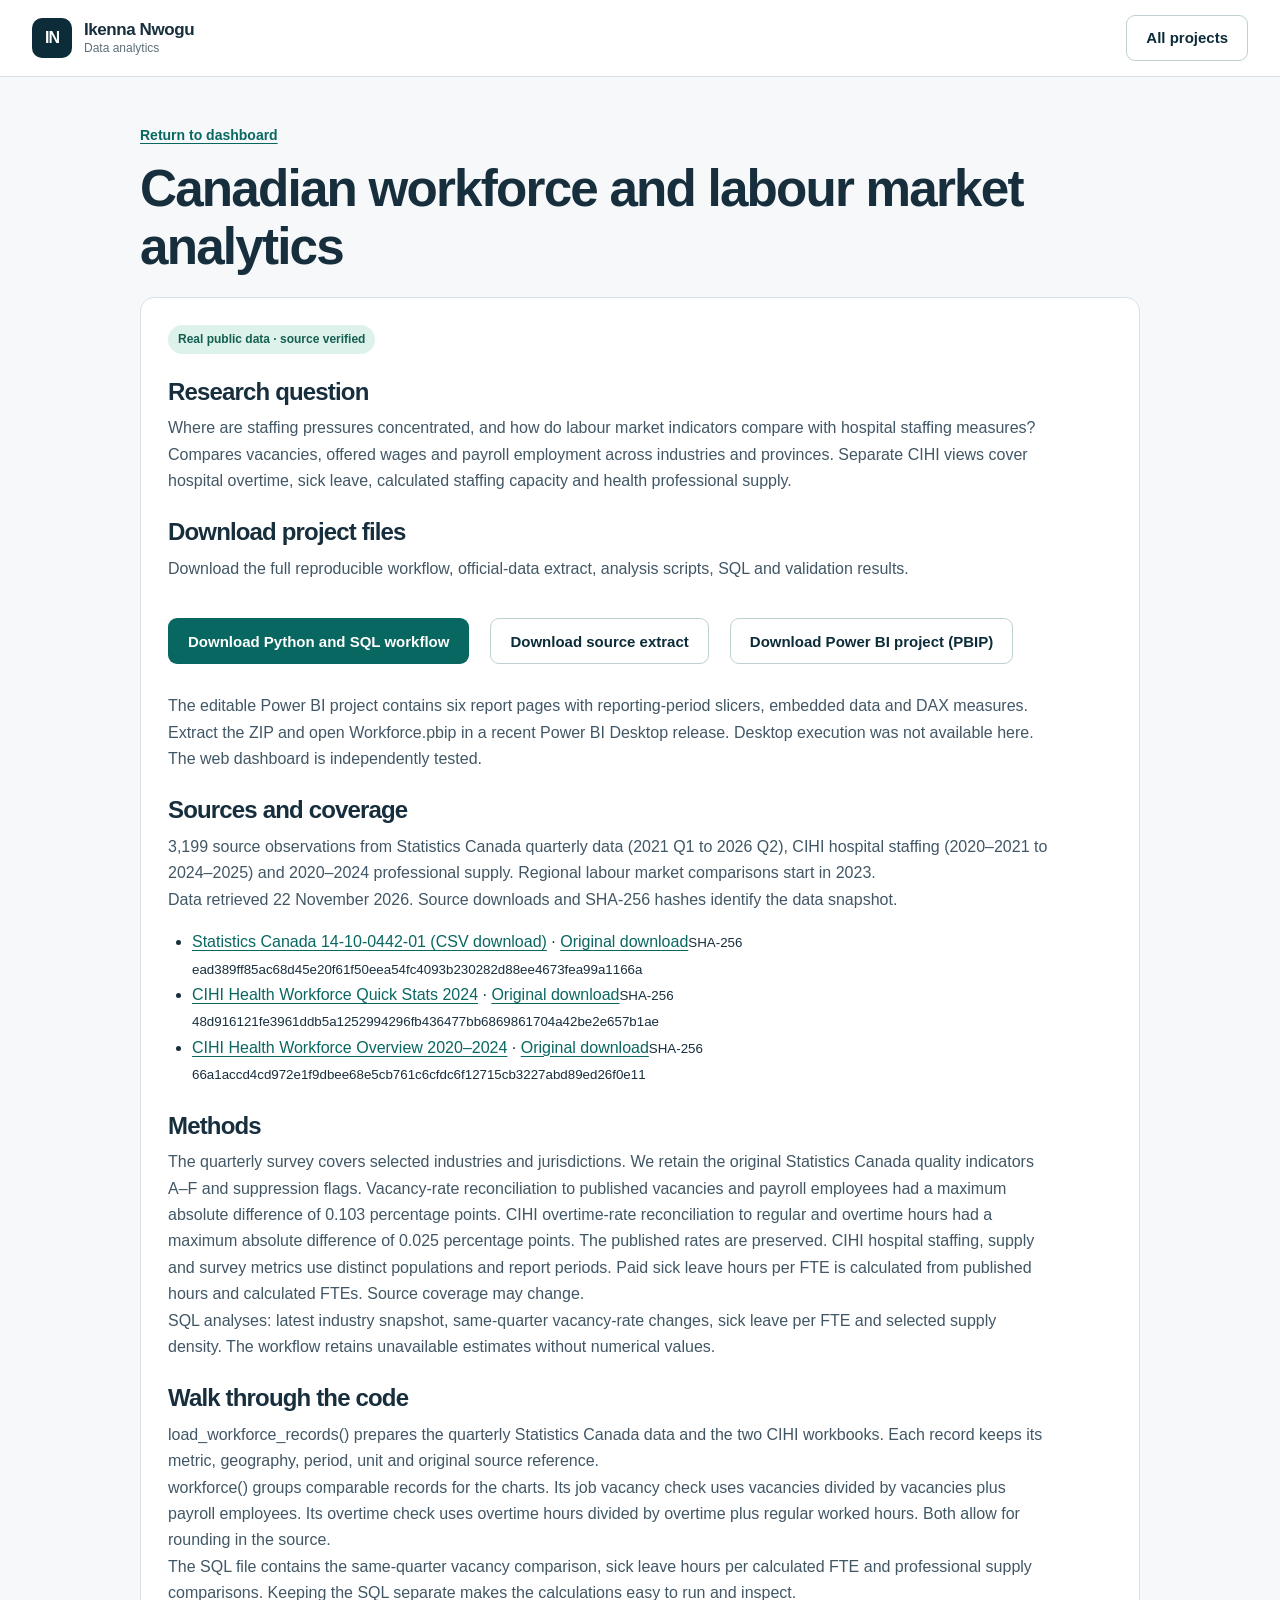
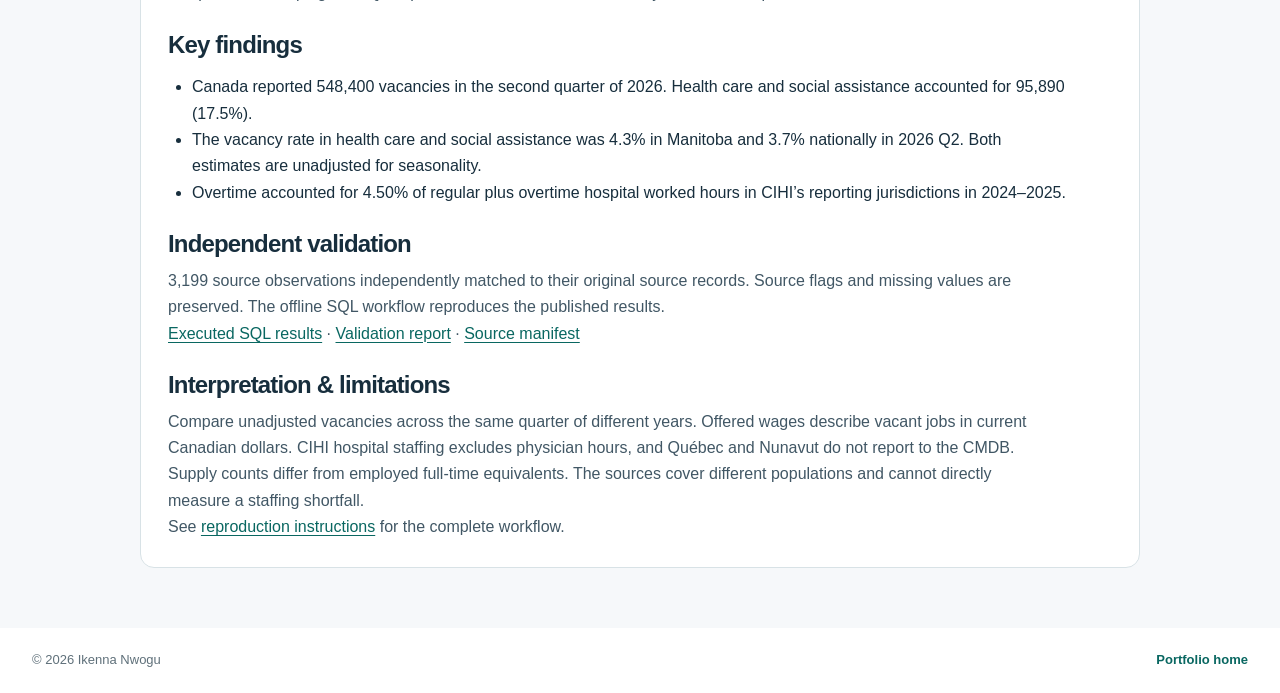
<file: resources/workforce/methodology.html>
<!doctype html><html lang="en"><head><meta charset="utf-8"><meta name="viewport" content="width=device-width,initial-scale=1"><meta name="robots" content="index,follow"><title>Canadian workforce and labour market analytics methodology | Ikenna Nwogu</title><link rel="stylesheet" href="../../assets/site.css?v=20261123-audit"></head><body><a class="skip-link" href="#main">Skip to content</a><header class="site-header"><div class="shell nav"><a class="brand" href="../../index.html"><span class="monogram">IN</span><span>Ikenna Nwogu<small>Data analytics</small></span></a><a class="button secondary" href="../../index.html#projects">All projects</a></div></header><main id="main" class="resource-page"><div class="shell"><a class="text-link" href="../../project.html?case=workforce">Return to dashboard</a><h1>Canadian workforce and labour market analytics</h1><div class="resource-content"><span class="badge actual">Real public data · source verified</span><h2>Research question</h2><p>Where are staffing pressures concentrated, and how do labour market indicators compare with hospital staffing measures?</p><p>Compares vacancies, offered wages and payroll employment across industries and provinces. Separate CIHI views cover hospital overtime, sick leave, calculated staffing capacity and health professional supply.</p><h2>Download project files</h2><p>Download the full reproducible workflow, official-data extract, analysis scripts, SQL and validation results.</p><div class="actions"><a href="workflow.zip" class="button primary" download>Download Python and SQL workflow</a><a href="data.csv" class="button secondary" download>Download source extract</a><a href="powerbi-project.zip" class="button secondary" download>Download Power BI project (PBIP)</a></div><p>The editable Power BI project contains six report pages with reporting-period slicers, embedded data and DAX measures. Extract the ZIP and open Workforce.pbip in a recent Power BI Desktop release. Desktop execution was not available here. The web dashboard is independently tested.</p><h2>Sources and coverage</h2><p>3,199 source observations from Statistics Canada quarterly data (2021 Q1 to 2026 Q2), CIHI hospital staffing (2020–2021 to 2024–2025) and 2020–2024 professional supply. Regional labour market comparisons start in 2023.</p><p>Data retrieved 22 November 2026. Source downloads and SHA-256 hashes identify the data snapshot.</p><ul><li><a href="https://www150.statcan.gc.ca/n1/tbl/csv/14100442-eng.zip" target="_blank" rel="noopener noreferrer">Statistics Canada 14-10-0442-01 (CSV download)</a> · <a href="https://www150.statcan.gc.ca/n1/tbl/csv/14100442-eng.zip" target="_blank" rel="noopener noreferrer">Original download</a><small class="hash">SHA-256 ead389ff85ac68d45e20f61f50eea54fc4093b230282d88ee4673fea99a1166a</small></li><li><a href="https://www.cihi.ca/en/the-state-of-the-health-workforce-in-canada-2024/go-in-depth-2024-health-workforce-data" target="_blank" rel="noopener noreferrer">CIHI Health Workforce Quick Stats 2024</a> · <a href="https://www.cihi.ca/sites/default/files/document/health-workforce-quickstats-2024-data-tables-en.xlsx" target="_blank" rel="noopener noreferrer">Original download</a><small class="hash">SHA-256 48d916121fe3961ddb5a1252994296fb436477bb6869861704a42be2e657b1ae</small></li><li><a href="https://www.cihi.ca/en/health-workforce-in-canada-overview" target="_blank" rel="noopener noreferrer">CIHI Health Workforce Overview 2020–2024</a> · <a href="https://www.cihi.ca/sites/default/files/document/data-file/health-workforce-canada-2020-2024-overview-data-tables-en.xlsx" target="_blank" rel="noopener noreferrer">Original download</a><small class="hash">SHA-256 66a1accd4cd972e1f9dbee68e5cb761c6cfdc6f12715cb3227abd89ed26f0e11</small></li></ul><h2>Methods</h2><p>The quarterly survey covers selected industries and jurisdictions. We retain the original Statistics Canada quality indicators A–F and suppression flags. Vacancy-rate reconciliation to published vacancies and payroll employees had a maximum absolute difference of 0.103 percentage points. CIHI overtime-rate reconciliation to regular and overtime hours had a maximum absolute difference of 0.025 percentage points. The published rates are preserved. CIHI hospital staffing, supply and survey metrics use distinct populations and report periods. Paid sick leave hours per FTE is calculated from published hours and calculated FTEs. Source coverage may change.</p><p>SQL analyses: latest industry snapshot, same-quarter vacancy-rate changes, sick leave per FTE and selected supply density. The workflow retains unavailable estimates without numerical values.</p><h2>Walk through the code</h2><p>load_workforce_records() prepares the quarterly Statistics Canada data and the two CIHI workbooks. Each record keeps its metric, geography, period, unit and original source reference.</p><p>workforce() groups comparable records for the charts. Its job vacancy check uses vacancies divided by vacancies plus payroll employees. Its overtime check uses overtime hours divided by overtime plus regular worked hours. Both allow for rounding in the source.</p><p>The SQL file contains the same-quarter vacancy comparison, sick leave hours per calculated FTE and professional supply comparisons. Keeping the SQL separate makes the calculations easy to run and inspect.</p><h2>Key findings</h2><ul><li>Canada reported 548,400 vacancies in the second quarter of 2026. Health care and social assistance accounted for 95,890 (17.5%).</li><li>The vacancy rate in health care and social assistance was 4.3% in Manitoba and 3.7% nationally in 2026 Q2. Both estimates are unadjusted for seasonality.</li><li>Overtime accounted for 4.50% of regular plus overtime hospital worked hours in CIHI’s reporting jurisdictions in 2024–2025.</li></ul><h2>Independent validation</h2><p>3,199 source observations independently matched to their original source records. Source flags and missing values are preserved. The offline SQL workflow reproduces the published results.</p><p><a href="analysis_results.json">Executed SQL results</a> · <a href="validation.json">Validation report</a> · <a href="source_manifest.json">Source manifest</a></p><h2>Interpretation &amp; limitations</h2><p>Compare unadjusted vacancies across the same quarter of different years. Offered wages describe vacant jobs in current Canadian dollars. CIHI hospital staffing excludes physician hours, and Québec and Nunavut do not report to the CMDB. Supply counts differ from employed full-time equivalents. The sources cover different populations and cannot directly measure a staffing shortfall.</p><p>See <a href="README.md">reproduction instructions</a> for the complete workflow.</p></div></div></main><footer><div class="shell footer-inner"><span>© 2026 Ikenna Nwogu</span><a href="../../index.html">Portfolio home</a></div></footer></body></html>
</file>
<file: assets/site.css>
:root{color-scheme:light;--ink:#172e3d;--navy:#0c2c39;--text:#415765;--muted:#5f707a;--teal:#087c78;--teal-dark:#096761;--teal-light:#e5f4ef;--amber:#935c0b;--amber-light:#fff0d4;--paper:#f6f8fa;--white:#fff;--line:#d8e2e6;--shadow:0 8px 30px rgba(14,42,54,.075);--radius:16px}
*{box-sizing:border-box}html{scroll-behavior:smooth;scroll-padding-top:100px}body{margin:0;font:16px/1.6 "Inter","Segoe UI",Arial,sans-serif;color:var(--ink);background:#fff;-webkit-font-smoothing:antialiased}a{color:inherit;text-decoration:none}button,select{font:inherit}button{cursor:pointer}button:disabled{cursor:default}button,a,select{touch-action:manipulation}button:focus-visible,a:focus-visible,select:focus-visible,summary:focus-visible,[tabindex]:focus-visible{outline:3px solid #bd7a18;outline-offset:4px}h1,h2,h3,p{margin:0}h1,h2,h3{line-height:1.15;letter-spacing:-.035em}p{color:var(--text)}h1{font-size:clamp(2.8rem,6vw,5.25rem);font-weight:730}h2{font-size:clamp(2rem,4vw,3.05rem);font-weight:700}h3{font-size:1.24rem;font-weight:690}::selection{background:#b5e8db;color:#103935}.shell{width:min(1240px,calc(100% - 64px));margin-inline:auto}.skip-link{position:fixed;top:10px;left:10px;z-index:1000;background:white;color:var(--navy);padding:12px 18px;border:2px solid var(--teal);transform:translateY(-200%)}.skip-link:focus{transform:none}.site-header{position:sticky;top:0;z-index:20;background:rgba(255,255,255,.97);border-bottom:1px solid var(--line);backdrop-filter:blur(12px)}.nav{display:flex;align-items:center;justify-content:space-between;gap:24px;height:76px}.brand{display:flex;gap:12px;align-items:center;font-size:17px;line-height:1.3;font-weight:750;letter-spacing:-.025em;flex-shrink:0}.brand small{display:block;color:var(--muted);font-size:12px;letter-spacing:0;font-weight:500}.monogram{background:var(--navy);border-radius:10px;color:white;width:40px;height:40px;display:grid;place-items:center;font-weight:750;letter-spacing:-.07em;font-size:16px}.nav-links{display:flex;gap:27px;align-items:center;font-size:14px;font-weight:650}.nav-links a:hover{color:var(--teal-dark)}.nav-contact{border:1px solid var(--line);padding:9px 16px;border-radius:8px}.menu-button{display:none;background:white;border:1px solid var(--line);padding:8px 14px;border-radius:8px;color:var(--ink);font-weight:650}
.hero{background:radial-gradient(ellipse at 89% 24%,#dcefeb 0,transparent 45%),#f7faf9;border-bottom:1px solid var(--line);padding:62px 0 54px}.hero-grid{display:grid;grid-template-columns:1.07fr 1fr;gap:68px;align-items:center}.hero-content{min-width:0}.eyebrow{display:inline-flex;align-items:center;gap:9px;text-transform:uppercase;letter-spacing:.12em;font-weight:750;font-size:12.5px;color:var(--teal-dark);margin-bottom:18px}.short-line{width:25px;height:2px;background:var(--teal);display:inline-block}.hero h1{font-size:clamp(2.45rem,4.3vw,3.8rem);line-height:1.08;margin-bottom:20px;color:var(--navy)}.hero h1 em{color:var(--teal-dark);font-style:normal}.hero-lead{font-size:1.13rem;max-width:600px;line-height:1.65}.actions{display:flex;flex-wrap:wrap;gap:12px;margin:30px 0 23px}.button{display:inline-flex;align-items:center;justify-content:center;border:1px solid transparent;border-radius:9px;padding:12px 19px;font-size:15px;font-weight:700;line-height:1.3;min-height:46px;transition:background .16s,transform .16s}.button:hover{transform:translateY(-1px)}.primary{background:var(--teal-dark);color:white}.primary:hover{background:#07514d}.secondary{background:white;border-color:#bfd0d3;color:var(--navy)}.secondary:hover{background:#eef6f4}.hero-facts{display:flex;gap:12px;flex-wrap:wrap;font-size:13px;font-weight:600;color:var(--muted)}.hero-facts span+span:before{content:"·";margin-right:12px;color:var(--teal)}.hero-viz{border:1px solid #2f4a53;border-radius:22px;background:var(--navy);color:#fff;padding:27px;box-shadow:0 18px 48px #153e4a24;overflow:hidden}.viz-top,.viz-heading,.viz-footer{display:flex;justify-content:space-between;align-items:center;gap:10px}.viz-top{color:#c4d7dd;font-size:13px}.badge{font-size:12px;line-height:1.35;font-weight:750;display:inline-flex;align-items:center;gap:6px;border-radius:999px;padding:6px 10px;white-space:nowrap}.badge-dot{width:7px;height:7px;border-radius:50%;background:currentColor;flex:none}.badge.actual{color:#145f50;background:#dcf2ea}.badge.sim{color:#805208;background:#fff0d5}.hero-viz .badge.actual{color:#aff5d9;background:#214b47}.viz-heading{align-items:end;margin:24px 0 10px}.viz-heading p{color:#c8dbe1;font-size:15px}.viz-number{font-size:clamp(2rem,4.2vw,3.5rem);font-weight:750;line-height:1.2;letter-spacing:-.06em;font-variant-numeric:tabular-nums}.viz-number span{font-size:.7em}.viz-aside{color:#c9d9dd;line-height:1.45;font-size:13px;text-align:right}.hero-chart{display:grid;grid-template-columns:repeat(6,minmax(0,1fr));align-items:end;gap:11px;height:170px;padding:10px 0 0;border-bottom:1px solid #4a656e}.hero-bar{display:grid;grid-template-rows:1fr auto;gap:7px;align-items:end;height:100%;font-size:12px;color:#c2d7db;text-align:center;min-width:0}.hero-bar-track{height:100%;display:flex;align-items:flex-end}.hero-bar-fill{width:100%;background:linear-gradient(180deg,#86cfbd,#328f80);border-radius:5px 5px 0 0;position:relative;min-height:5px}.hero-bar:last-child .hero-bar-fill{background:#b9ecd7}.hero-bar .bar-year{white-space:nowrap}.forecast{display:flex;gap:10px;align-items:center;margin-top:16px;border:1px dashed #bd904e;border-radius:9px;padding:10px 12px;color:#fff1d8;flex-wrap:wrap;font-size:13px;background:#3c3e32}.forecast strong{font-size:17px;letter-spacing:-.02em}.forecast small{margin-left:auto;color:#f3d3a1;font-size:12px}.viz-footer{margin-top:18px;font-size:12px;line-height:1.45;color:#aec4cc}.viz-footer a{color:#bcf2df;font-size:14px;font-weight:750;text-decoration:underline;text-underline-offset:3px;white-space:nowrap}
.impact-strip{background:#fff;border-bottom:1px solid var(--line)}.strip-grid{display:grid;grid-template-columns:repeat(3,1fr);padding-block:19px}.strip-grid div{display:flex;gap:12px;align-items:center;justify-content:center;padding:7px 12px;border-right:1px solid var(--line)}.strip-grid div:last-child{border:0}.strip-grid strong{font-size:2rem;color:var(--teal-dark);line-height:1;font-weight:750}.strip-grid span{font-size:14px;font-weight:650;color:var(--text)}.section{padding-block:70px}.section-heading{margin-bottom:25px}.split{display:grid;grid-template-columns:1fr 1fr;gap:30px;align-items:end}.split p{max-width:540px;justify-self:end;line-height:1.6}.section-heading .eyebrow{margin-bottom:10px}.project-section{background:var(--paper)}.filter-bar{display:flex;align-items:center;gap:8px;flex-wrap:wrap;padding-bottom:23px;border-bottom:1px solid var(--line)}.filter{display:inline-flex;align-items:center;gap:8px;background:white;border:1px solid var(--line);border-radius:999px;padding:8px 14px;font-size:14px;font-weight:700;color:var(--text)}.filter span{font-size:12px;border-radius:999px;background:#edf1f3;padding:1px 7px;color:#52666d}.filter.active{background:var(--navy);color:white;border-color:var(--navy)}.filter.active span{background:#36515c;color:white}.filter-status{margin-left:auto;color:var(--muted);font-size:13px}.group-head{display:flex;align-items:center;gap:18px;justify-content:space-between;margin:30px 0 16px}.group-head h3{font-size:1.42rem}.group-head p{font-size:14px;margin-top:4px}.data-group[hidden]{display:none}.project-grid{display:grid;grid-template-columns:repeat(3,minmax(0,1fr));gap:18px}.project-card{padding:21px;border:1px solid var(--line);border-radius:var(--radius);background:white;display:flex;flex-direction:column;box-shadow:0 3px 14px #122c3504;transition:box-shadow .2s,border-color .2s;min-width:0}.project-card:hover{border-color:#a5c3bd;box-shadow:var(--shadow)}.project-card.sim-card:hover{border-color:#d7b475}.card-meta{display:flex;gap:6px;flex-wrap:wrap;justify-content:space-between;align-items:center;margin-bottom:15px}.period{font-size:12px;font-weight:650;color:var(--muted);white-space:nowrap}.domain{font-size:13px;font-weight:650;color:var(--teal-dark);margin-bottom:5px}.sim-card .domain{color:var(--amber)}.project-card h3{font-size:1.45rem;letter-spacing:-.04em;line-height:1.15;margin-bottom:10px}.card-summary{font-size:15px;line-height:1.55;margin-bottom:18px;flex:1}.card-metric{border-radius:10px;background:#f1f7f5;padding:13px 14px;display:flex;align-items:center;gap:12px;justify-content:space-between;margin-bottom:16px;min-height:81px}.sim-card .card-metric{background:#fdf7e9}.metric-number{font-size:1.65rem;line-height:1.15;font-weight:750;color:var(--teal-dark);letter-spacing:-.05em;white-space:nowrap;font-variant-numeric:tabular-nums}.sim-card .metric-number{color:#805208}.metric-label{font-size:12.5px;font-weight:650;line-height:1.4;color:var(--text);max-width:170px}.mini-bars{display:flex;align-items:flex-end;gap:3px;height:48px;min-width:52px;max-width:76px;margin-left:auto}.mini-bars i{width:8px;min-width:3px;background:#69a99b;border-radius:3px 3px 0 0}.sim-card .mini-bars i{background:#c5a264}.tags{display:flex;gap:6px;flex-wrap:wrap}.tags span{border:1px solid #dce4e7;border-radius:5px;background:#f9fbfc;color:#526672;font-size:12px;font-weight:650;padding:4px 7px}.card-actions{display:flex;flex-wrap:wrap;justify-content:space-between;align-items:center;gap:12px;margin-top:17px;border-top:1px solid var(--line);padding-top:15px}.card-actions a{font-size:13.5px;font-weight:750;color:var(--teal-dark)}.card-actions a:first-child{border-radius:7px;background:var(--teal-dark);color:white;padding:8px 12px}.card-actions a:first-child:hover{background:#064e49}.card-actions a:last-child:hover{text-decoration:underline;text-underline-offset:4px}
.experience{background:white}.experience-grid{display:grid;grid-template-columns:1fr 1fr;gap:22px}.experience-card{border:1px solid var(--line);border-radius:var(--radius);padding:27px;box-shadow:var(--shadow);position:relative}.experience-icon{display:grid;place-items:center;width:42px;height:42px;border-radius:10px;background:var(--teal-light);color:var(--teal-dark);font-size:14px;font-weight:800;margin-bottom:18px}.kicker{font-weight:700;font-size:13px;color:var(--teal-dark);margin-bottom:8px}.experience-card h3{font-size:1.46rem;margin-bottom:12px}.experience-card p:not(.kicker){font-size:15.5px;line-height:1.6;margin-bottom:22px}.experience-result{display:flex;flex-direction:column;padding-top:15px;border-top:1px solid var(--line)}.experience-result strong{font-size:1.3rem;color:var(--teal-dark);letter-spacing:-.04em;font-weight:750}.experience-result span{font-size:13px;color:var(--muted);margin-top:4px;line-height:1.45}.outcomes{display:grid;grid-template-columns:1fr 1fr;gap:20px}.outcomes strong{font-size:1.73rem}.approach{background:#f0f6f4}.approach-grid{display:grid;grid-template-columns:repeat(4,minmax(0,1fr));gap:16px}.approach-grid article{padding:22px;border-top:3px solid var(--teal-dark);background:white;border-radius:9px;border-inline:1px solid var(--line);border-bottom:1px solid var(--line)}.step{display:inline-block;color:var(--teal-dark);font-size:13px;font-weight:750;margin-bottom:16px}.approach-grid h3{margin-bottom:10px;font-size:1.22rem}.approach-grid p{font-size:15px}.transparency{margin-top:25px;display:flex;align-items:center;gap:23px;justify-content:space-between;border:1px solid #b6d0ca;border-radius:12px;padding:19px 23px;background:#e2f0ed}.transparency h3{margin-bottom:6px}.transparency p{font-size:15px;max-width:790px}.text-link{color:var(--teal-dark);font-size:14px;font-weight:750;text-decoration:underline;text-underline-offset:3px}.transparency .text-link{flex-shrink:0}.about-grid{display:grid;grid-template-columns:1fr .88fr;gap:55px;align-items:start}.about h2{margin-bottom:20px}.about p{margin-bottom:14px;line-height:1.7}.credentials{background:var(--paper);border-radius:var(--radius);padding:25px;border:1px solid var(--line)}.credentials dl{margin:10px 0 22px}.credentials dl div{display:flex;gap:14px;align-items:baseline;padding:10px 0;border-bottom:1px solid var(--line)}.credentials dt{width:125px;flex-shrink:0;font-size:14px;color:var(--teal-dark);font-weight:750}.credentials dd{margin:0;color:var(--text);font-size:14px}.credentials .tags{margin-top:13px}.contact{background:var(--navy);color:white;padding:52px 0}.contact-grid{display:grid;grid-template-columns:1.2fr 1fr;gap:28px;align-items:center}.contact .eyebrow{color:#b3e7d9;margin-bottom:10px}.contact h2{font-size:clamp(1.9rem,3.5vw,2.65rem);max-width:650px;margin-bottom:14px}.contact p{color:#c4d5da;font-size:15px}.contact-actions{display:flex;justify-content:end;gap:9px;flex-wrap:wrap}.light{background:#d6f3e9;color:#123d3a}.light:hover{background:white}.outline-light{border:1px solid #70949e;color:white}.outline-light:hover{background:#294b55}.footer-inner{display:flex;justify-content:space-between;gap:12px;padding:22px 0;font-size:13px;color:var(--muted);flex-wrap:wrap}.footer-inner a{color:var(--teal-dark);font-weight:650}
.project-intro{background:#f0f6f4;border-bottom:1px solid var(--line);padding:24px 0 25px}.breadcrumb{display:flex;align-items:center;justify-content:space-between;gap:12px;margin-bottom:16px;flex-wrap:wrap}.breadcrumb a{font-size:14px;color:var(--teal-dark);font-weight:700;text-decoration:underline;text-underline-offset:3px}.project-picker{display:flex;align-items:center;gap:8px;color:var(--muted);font-size:13px;font-weight:650}.project-picker select{width:min(280px,100%);font-size:14px}.intro-kickers{display:flex;align-items:center;gap:10px;flex-wrap:wrap;margin-bottom:14px}.intro-kickers .domain{margin:0}.project-intro h1{font-size:clamp(2rem,4vw,3.25rem);margin-bottom:12px;max-width:1100px;color:var(--navy)}.question{font-size:1.13rem;font-weight:650;color:var(--navy);max-width:900px;margin-bottom:10px}.intro-summary{font-size:16px;max-width:880px}.data-status{margin-top:15px;padding:11px 14px;border-radius:10px;display:flex;align-items:start;gap:12px;border:1px solid #a5cabe;background:#e1f2ea;color:#214840;font-size:14px;line-height:1.5}.data-status.simulated{border-color:#e1c18a;background:#fff2d9;color:#67440e}.data-status strong{display:block;white-space:nowrap}.project-body{background:var(--paper);padding:22px 0 56px}.summary-grid{display:grid;grid-template-columns:repeat(3,minmax(0,1fr));gap:16px;margin-bottom:16px}.summary-card{background:white;border:1px solid var(--line);border-radius:12px;padding:20px 21px;min-width:0}.summary-card strong{font-size:clamp(1.55rem,3vw,2.3rem);font-weight:750;line-height:1.1;color:var(--teal-dark);letter-spacing:-.05em;display:block;overflow-wrap:anywhere;font-variant-numeric:tabular-nums}.summary-card.simulated strong{color:var(--amber)}.summary-card span{display:block;font-size:14px;color:var(--text);font-weight:650;margin-top:8px;line-height:1.35}.dashboard-layout{display:grid;grid-template-columns:minmax(0,2.12fr) minmax(235px,1fr);gap:20px;align-items:start}.dashboard-main{min-width:0}.dashboard-panel,.side-panel{padding:23px;background:white;border:1px solid var(--line);border-radius:var(--radius);box-shadow:0 3px 15px #132b3405;min-width:0}.panel-heading{display:flex;align-items:start;justify-content:space-between;gap:12px;margin-bottom:21px}.panel-heading h2{font-size:1.55rem}.panel-heading p{font-size:14px;margin-top:5px}.panel-heading .badge{flex-shrink:0}.controls{display:grid;grid-template-columns:minmax(0,1.2fr) minmax(0,1fr);gap:13px;padding-bottom:15px;border-bottom:1px solid var(--line)}.control{display:flex;flex-direction:column;gap:6px;min-width:0;color:var(--ink);font-size:13px;font-weight:750}.control select,.project-picker select{min-height:43px;color:var(--ink);background:#fff;border:1px solid #afc4c9;padding:8px 30px 8px 10px;border-radius:8px;appearance:none;background-image:url("data:image/svg+xml,%3Csvg xmlns='http://www.w3.org/2000/svg' viewBox='0 0 20 20'%3E%3Cpath d='m5 7 5 5 5-5' fill='none' stroke='%233e606c' stroke-width='1.6' stroke-linecap='round' stroke-linejoin='round'/%3E%3C/svg%3E");background-repeat:no-repeat;background-size:18px;background-position:right 7px center;font-size:14px;max-width:100%;text-overflow:ellipsis}.control select:disabled{color:var(--muted);background-color:#f2f5f6;cursor:default}.chart-top{display:flex;justify-content:space-between;align-items:center;gap:10px;flex-wrap:wrap;margin-top:21px}.chart-top h3{font-size:1.03rem;letter-spacing:-.02em}.sort-label{display:inline-flex;align-items:center;gap:5px;font-size:12px;color:var(--muted);font-weight:650}.sort-label select{border:1px solid #cddadf;border-radius:6px;background:white;color:var(--ink);padding:5px 6px;min-height:32px;font-size:12px}.chart-explain{font-size:13px;color:var(--muted);line-height:1.5;margin-top:8px;margin-bottom:16px}.chart{position:relative;min-height:170px}.bar-chart{display:grid;gap:10px}.data-row{display:grid;grid-template-columns:minmax(100px,1.05fr) minmax(0,2fr) 75px;gap:10px;align-items:center;min-width:0;font-size:13px;line-height:1.3}.bar-label{color:var(--text);font-weight:600;overflow-wrap:anywhere}.data-track{height:20px;position:relative;border-radius:4px;background:#edf3f3;overflow:hidden}.data-fill{height:100%;background:var(--teal);border-radius:4px;min-width:0}.simulated-chart .data-fill{background:#b27d2c}.bar-value{font-variant-numeric:tabular-nums;font-weight:750;text-align:right;color:var(--ink);font-size:13px}.data-row:focus .data-track,.data-row:hover .data-track{outline:1px solid var(--teal-dark);outline-offset:2px}.chart-tooltip{position:absolute;z-index:3;top:0;left:0;pointer-events:none;background:#12333e;color:white;padding:8px 11px;font-size:13px;line-height:1.5;border-radius:7px;box-shadow:var(--shadow);max-width:270px;transform:translate(-50%,-105%);white-space:normal}.chart-tooltip[hidden]{display:none}.line-chart{display:block;width:100%;height:auto;overflow:visible}.line-chart .grid-line{stroke:#dae6e7;stroke-width:1}.line-chart .axis-label{fill:#526975;font-size:12px}.line-chart .axis-line{stroke:#8da6ad;stroke-width:1}.line-chart .actual-line{fill:none;stroke:#087c78;stroke-width:3.2;stroke-linejoin:round;stroke-linecap:round}.line-chart .forecast-line{fill:none;stroke:#ad7629;stroke-width:3;stroke-dasharray:6 5;stroke-linejoin:round}.line-chart .actual-point{fill:#fff;stroke:#087c78;stroke-width:2.3}.line-chart .forecast-point{fill:#fff5e1;stroke:#ad7629;stroke-width:2.5}.line-chart circle:hover,.line-chart circle:focus{stroke-width:4;outline:none;filter:drop-shadow(0 0 2px #9a8540)}.legend{display:flex;gap:16px;flex-wrap:wrap;margin:9px 0 3px;font-size:12px;font-weight:650;color:var(--muted)}.legend span{display:inline-flex;align-items:center;gap:6px}.legend i{width:20px;height:3px;background:var(--teal);border-radius:2px}.legend .forecast-key{background:repeating-linear-gradient(90deg,#ad7629 0 5px,transparent 5px 8px)}.chart-footer{display:flex;flex-wrap:wrap;align-items:center;justify-content:space-between;gap:9px;margin-top:20px;padding-top:15px;border-top:1px solid var(--line)}.chart-footer p{font-size:13px}.download{background:#ecf5f2;color:var(--teal-dark);border:1px solid #c6ddd4;border-radius:7px;padding:8px 12px;font-weight:700;font-size:13px}.download:hover{background:#dbeee7}.table-panel{margin-top:18px}.table-panel h2{font-size:1.45rem;margin-bottom:8px}.table-scroll{overflow-x:auto;max-width:100%;margin-top:15px;border-radius:8px;border:1px solid var(--line)}table{border-collapse:collapse;width:100%;min-width:380px;font-size:13px}th,td{padding:10px 12px;text-align:left;border-bottom:1px solid #e5ebef;font-variant-numeric:tabular-nums}thead th{background:#eaf2f2;font-weight:750;line-height:1.35;position:sticky;top:0}tbody th{font-weight:600}tbody tr:last-child td,tbody tr:last-child th{border:0}.numeric{text-align:right;white-space:nowrap}.status-forecast{color:#825304;font-weight:700}.table-caption{font-size:13px;color:var(--muted);margin-top:11px}.side-panel{padding:20px;margin-bottom:16px}.side-panel h2{font-size:1.22rem;letter-spacing:-.025em;margin-bottom:13px}.side-panel h3{font-size:1rem;letter-spacing:-.015em;margin:16px 0 7px}.side-panel p{font-size:14px;line-height:1.6}.side-panel ul{margin:6px 0 16px;padding-left:20px;font-size:14px;color:var(--text)}.side-panel li{margin:6px 0}.source-block{padding-top:14px;border-top:1px solid var(--line);margin-top:15px}.source-block a{display:block;text-decoration:underline;text-underline-offset:3px;font-size:14px;font-weight:700;color:var(--teal-dark);margin:11px 0;overflow-wrap:anywhere}.limits-panel{background:#f3f7f8;border-left:3px solid #66838c}.limits-panel.simulated{background:#fff8e9;border-left-color:#b27d2c}.project-nav{padding:25px 0 34px;border-top:1px solid var(--line);background:white}.project-nav-inner{display:flex;align-items:center;justify-content:space-between;gap:12px;flex-wrap:wrap}.project-nav-inner a{font-weight:700;color:var(--teal-dark);font-size:14px}.project-nav-inner .secondary{color:var(--ink)}.no-results{padding:64px 0}.no-results h1{font-size:2.5rem;margin-bottom:16px}.no-results p{margin-bottom:20px}
@media(max-width:1050px){.hero-grid{gap:36px}.project-grid{gap:12px}.project-card{padding:17px}.mini-bars{display:none}.project-card h3{font-size:1.3rem}.approach-grid{grid-template-columns:repeat(2,minmax(0,1fr))}.dashboard-layout{grid-template-columns:minmax(0,1.8fr) minmax(210px,1fr)}.dashboard-panel{padding:17px}.data-row{grid-template-columns:minmax(95px,1fr) minmax(0,1.55fr) 63px;gap:7px}}
@media(max-width:760px){html{scroll-padding-top:84px}.shell{width:calc(100% - 32px)}.nav{height:64px;gap:12px}.menu-button{display:block}.nav-links{display:none;position:absolute;top:64px;left:0;right:0;background:white;border-bottom:1px solid var(--line);padding:13px 16px 18px;box-shadow:var(--shadow);gap:3px;align-items:stretch;flex-direction:column}.nav-links.open{display:flex}.nav-links a{padding:10px 13px;border-radius:6px}.nav-contact{margin-top:5px;text-align:center}.hero{padding:40px 0 30px}.hero-grid,.split,.about-grid,.contact-grid{grid-template-columns:1fr;gap:23px}.hero h1{font-size:clamp(2.15rem,7.8vw,3.2rem);margin-bottom:17px}.hero-lead{font-size:1.02rem}.hero-viz{padding:20px}.hero-chart{height:155px}.hero-facts{font-size:12px}.strip-grid{grid-template-columns:repeat(3,minmax(0,1fr));padding-block:5px}.strip-grid div{flex-direction:column;text-align:center;justify-content:start;padding:13px 6px;gap:8px}.strip-grid strong{font-size:1.55rem}.strip-grid span{font-size:12px}.section{padding-block:43px}.split{gap:10px}.split p{justify-self:start}.filter-status{width:100%;margin-left:0;line-height:1.4}.project-grid{grid-template-columns:repeat(2,minmax(0,1fr))}.group-head{margin-top:22px}.group-head h3{font-size:1.2rem}.group-head p{font-size:13px}.project-card h3{font-size:1.25rem}.experience-grid{grid-template-columns:1fr}.transparency{align-items:start;flex-direction:column;gap:12px}.transparency .text-link{flex-shrink:1}.credentials{padding:19px}.contact-actions{justify-content:start}.footer-inner{font-size:12px}.project-intro{padding:18px 0 24px}.breadcrumb{margin-bottom:17px}.project-picker{width:100%;justify-content:space-between}.project-picker select{max-width:68%}.project-intro h1{font-size:clamp(2rem,7vw,3.2rem)}.question{font-size:1.03rem}.data-status{display:block;font-size:13.5px}.data-status strong{margin-bottom:4px}.summary-grid{gap:9px}.summary-card{padding:12px}.summary-card strong{font-size:1.45rem}.summary-card span{font-size:12px;line-height:1.4}.dashboard-layout{grid-template-columns:1fr;gap:18px}.dashboard-panel,.side-panel{padding:16px}.project-body{padding-top:18px}.controls{grid-template-columns:1fr}.control select{width:100%}.chart-top h3{font-size:1rem}.panel-heading .badge{display:none}.dashboard-panel .chart-explain{font-size:13px}.table-scroll{margin-top:10px}.project-nav-inner{justify-content:center}.project-nav-inner a:first-child{order:1}.project-nav-inner a:last-child{order:2}.project-nav-inner .secondary{order:0;width:100%}}
@media(max-width:470px){.project-grid{grid-template-columns:1fr}.project-card{padding:19px}.project-card h3{font-size:1.42rem}.mini-bars{display:flex}.approach-grid{grid-template-columns:1fr}.hero-viz{padding:16px}.hero-chart{gap:7px;height:143px}.viz-top{font-size:12px}.forecast small{margin-left:0}.hero-facts span+span:before{display:none}.hero-facts{gap:8px}.filter{font-size:13px;gap:4px;padding:8px 10px}.filter span{padding:1px 5px}.experience-card{padding:20px}.summary-grid{grid-template-columns:1fr;gap:8px}.summary-card{display:flex;justify-content:space-between;align-items:center;gap:12px}.summary-card span{text-align:right;max-width:54%;margin-top:0}.summary-card strong{font-size:1.55rem}.data-row{grid-template-columns:minmax(96px,1fr) minmax(0,1.3fr) 58px;gap:6px;font-size:12px}.bar-value{font-size:12px}.data-track{height:17px}.panel-heading h2{font-size:1.4rem}.chart-tooltip{max-width:200px}.line-chart .axis-label{font-size:13px}.credentials dt{width:100px}.contact .button{flex:1}.group-head p{max-width:100%}}
@media(prefers-reduced-motion:reduce){*,*::before,*::after{scroll-behavior:auto!important;transition:none!important;animation:none!important}}
[hidden]{display:none!important}.project-picker{white-space:nowrap}.intro-source{font-size:13px;color:var(--muted);margin-top:9px;line-height:1.5}.intro-source a{font-weight:650;text-decoration:underline;text-underline-offset:3px;color:var(--teal-dark);overflow-wrap:anywhere}.summary-card.forecast-card{background:#fff8eb;border-color:#e7c995}.summary-card.forecast-card strong{color:var(--amber)}.card-metric{align-items:center}.metric-label{max-width:none}.line-chart .axis-label{font-size:12px}
@media(max-width:470px){.line-chart .axis-label{font-size:11px}}
.findings-panel{border-left:3px solid var(--teal)}.findings-panel ul{padding-left:19px;margin:0}.findings-panel li{margin-bottom:12px;line-height:1.55}.findings-panel li:last-child{margin-bottom:0}.ci-range{position:absolute;top:7px;height:6px;border-inline:1.5px solid #0c2c39;border-block:0;z-index:1}.ci-range:before{content:"";position:absolute;height:1.5px;background:#0c2c39;top:2px;left:0;width:100%}.confidence-key{position:relative;background:#0c2c39!important;width:18px!important;height:1.5px!important;border-radius:0!important}.confidence-key:before,.confidence-key:after{content:"";position:absolute;height:6px;width:1.5px;background:#0c2c39;top:-2px}.confidence-key:before{left:0}.confidence-key:after{right:0}.line-ci{fill:none;stroke:#294754;stroke-width:1.3}.caution-fill{background:#b88737!important}.caution-key{background:#b88737!important}.status-caution{color:#835208;font-weight:700}.status-withheld{color:#687983;font-style:italic}.table-source-link{color:var(--teal-dark);text-decoration:underline;text-underline-offset:2px;overflow-wrap:anywhere}.table-source-link:hover{color:var(--navy)}.table-scroll th,.table-scroll td{vertical-align:top}.table-scroll th:nth-child(3),.table-scroll td:nth-child(3){min-width:72px}.resource-page{padding:45px 0 60px;background:var(--paper);min-height:70vh}.resource-page h1{font-size:clamp(2rem,4vw,3.2rem);margin:12px 0 20px}.resource-page h2{font-size:1.5rem;margin:24px 0 10px}.resource-page h3{font-size:1.15rem;margin:18px 0 8px}.resource-page p,.resource-page li{max-width:880px;line-height:1.65}.resource-page ul,.resource-page ol{padding-left:24px}.resource-content{padding:27px;border:1px solid var(--line);border-radius:14px;background:white}.resource-content a:not(.button){color:var(--teal-dark);text-decoration:underline;text-underline-offset:3px;overflow-wrap:anywhere}.resource-content .button{margin-right:9px;margin-block:6px}.resource-content code{overflow-wrap:anywhere}.resource-content .card-actions{justify-content:flex-start}.resource-grid{display:grid;grid-template-columns:repeat(3,minmax(0,1fr));gap:16px;margin-top:18px}.resource-grid article{border:1px solid var(--line);border-radius:12px;padding:17px;background:white}.resource-grid h3{margin-top:0}.resource-page .shell{max-width:1000px}@media(max-width:700px){.resource-grid{grid-template-columns:1fr}.resource-content{padding:18px}.ci-range{top:5px}}
.resource-content,.resource-content li,.resource-content small{overflow-wrap:anywhere;min-width:0}.resource-content .card-actions a,.resource-content .card-actions a:first-child{color:var(--teal-dark);background:transparent;padding:0;border-radius:0;text-decoration:underline;text-underline-offset:3px}.resource-content .card-actions a:hover,.resource-content .card-actions a:first-child:hover{background:transparent;color:var(--navy)}.resource-content .button{max-width:100%;white-space:normal;text-align:left}.table-scroll .confidence-cell{white-space:nowrap}

.data-group[data-group="business"] .project-grid{grid-template-columns:repeat(2,minmax(0,1fr))}.negative-fill{background:#a85f28}.zero-line{position:absolute;top:0;bottom:0;width:1px;background:#66818a}.bar-value{overflow-wrap:anywhere}@media(max-width:470px){.data-group[data-group="business"] .project-grid{grid-template-columns:1fr}}

.badge.experience{background:#e7edf6;color:#254b75;border:1px solid #c5d3e7}.badge.experience .badge-dot{background:#3b648c}.data-status.experience{background:#eff4fa;border-left-color:#3b648c}.process-steps{display:grid;grid-template-columns:repeat(5,minmax(0,1fr));gap:8px;margin:20px 0}.process-step{border:1px solid var(--line);background:#f6f9f9;border-radius:9px;color:var(--ink);padding:12px 9px;min-width:0;text-align:left;cursor:pointer;display:flex;flex-direction:column;gap:9px;font:inherit}.process-step span{color:var(--teal-dark);font-weight:750}.process-step strong{font-size:14px;overflow-wrap:anywhere}.process-step[aria-pressed="true"]{background:var(--teal-dark);color:white;border-color:var(--teal-dark)}.process-step[aria-pressed="true"] span{color:white}.process-detail{border:1px solid var(--line);border-radius:9px;background:#f8fbfa;padding:17px}.process-detail h3{margin:0 0 15px}.process-facts{display:grid;grid-template-columns:1fr 1fr;gap:15px}.process-facts strong{font-size:13px;color:var(--teal-dark)}.process-facts p{margin:4px 0 0;line-height:1.45}.table-panel table th,.table-panel table td{overflow-wrap:anywhere}@media(max-width:760px){.process-steps{grid-template-columns:repeat(2,minmax(0,1fr))}.process-facts{grid-template-columns:1fr}}
</file>
